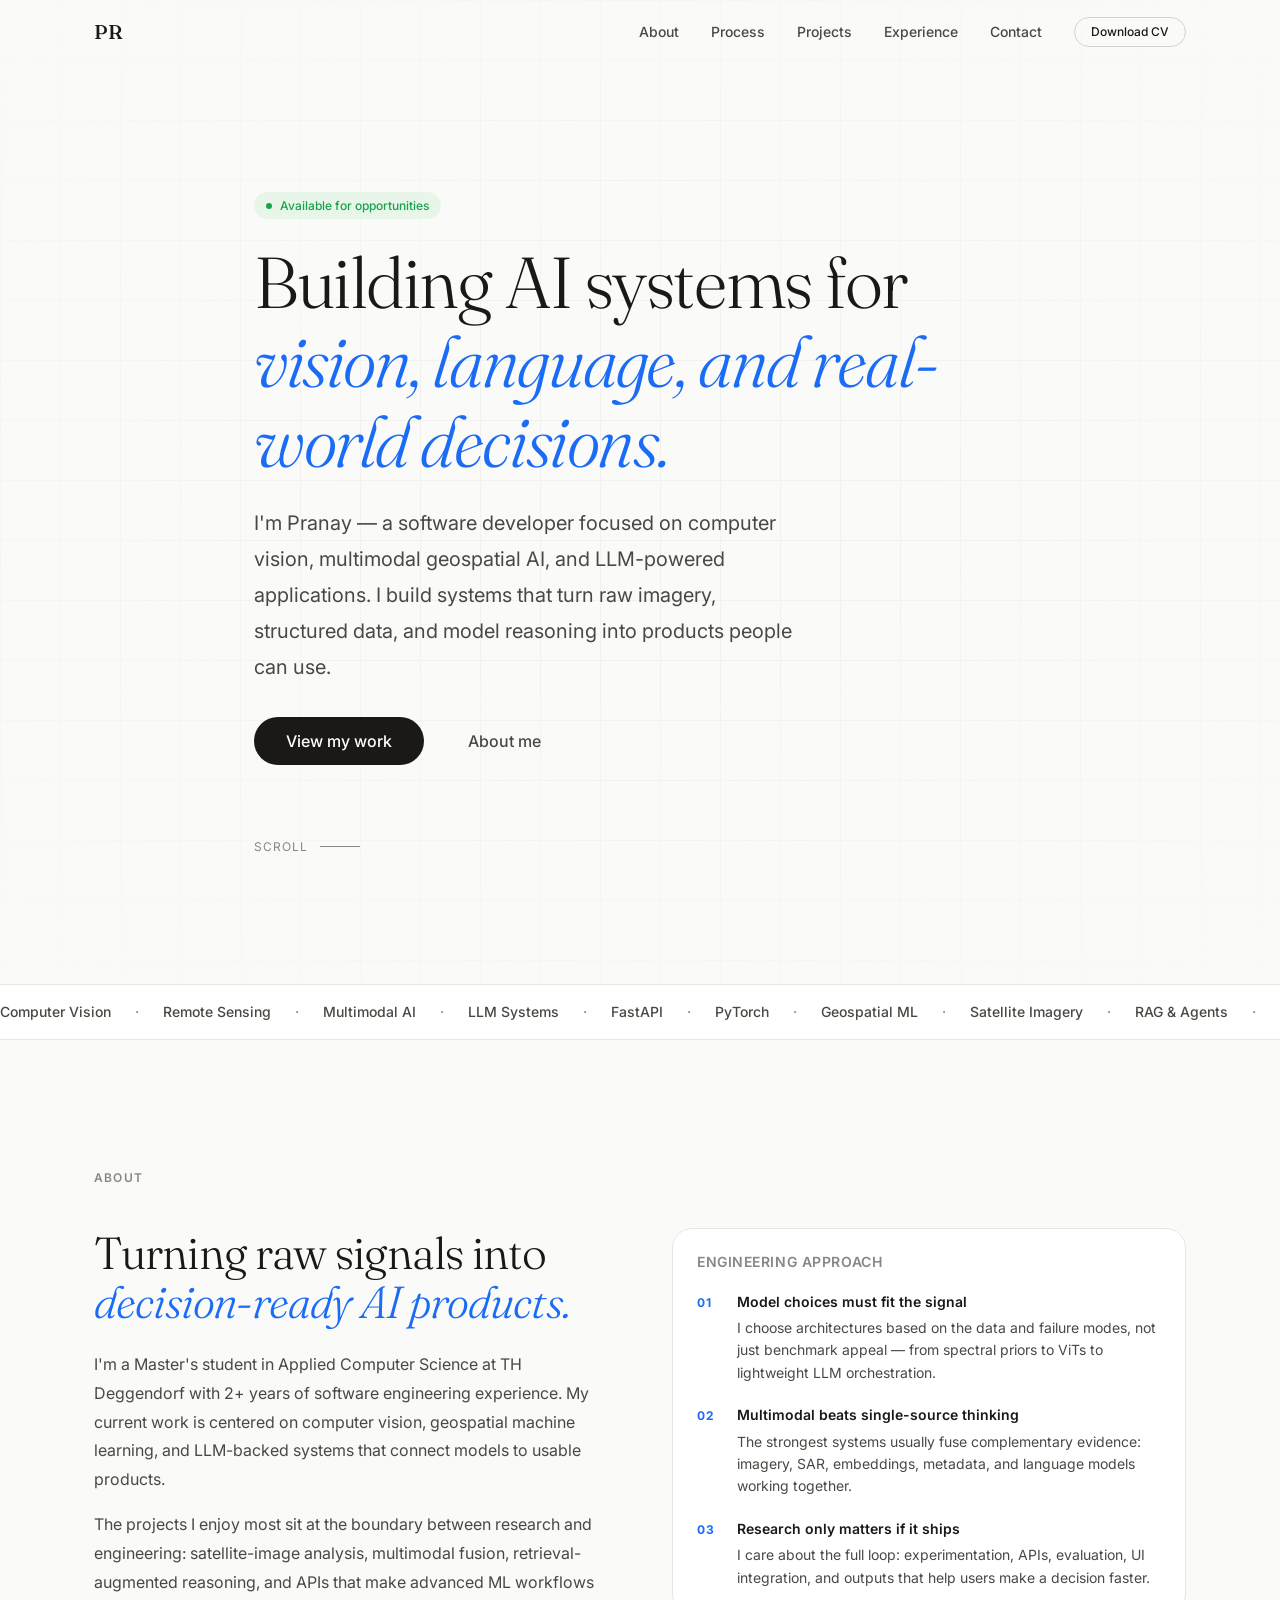
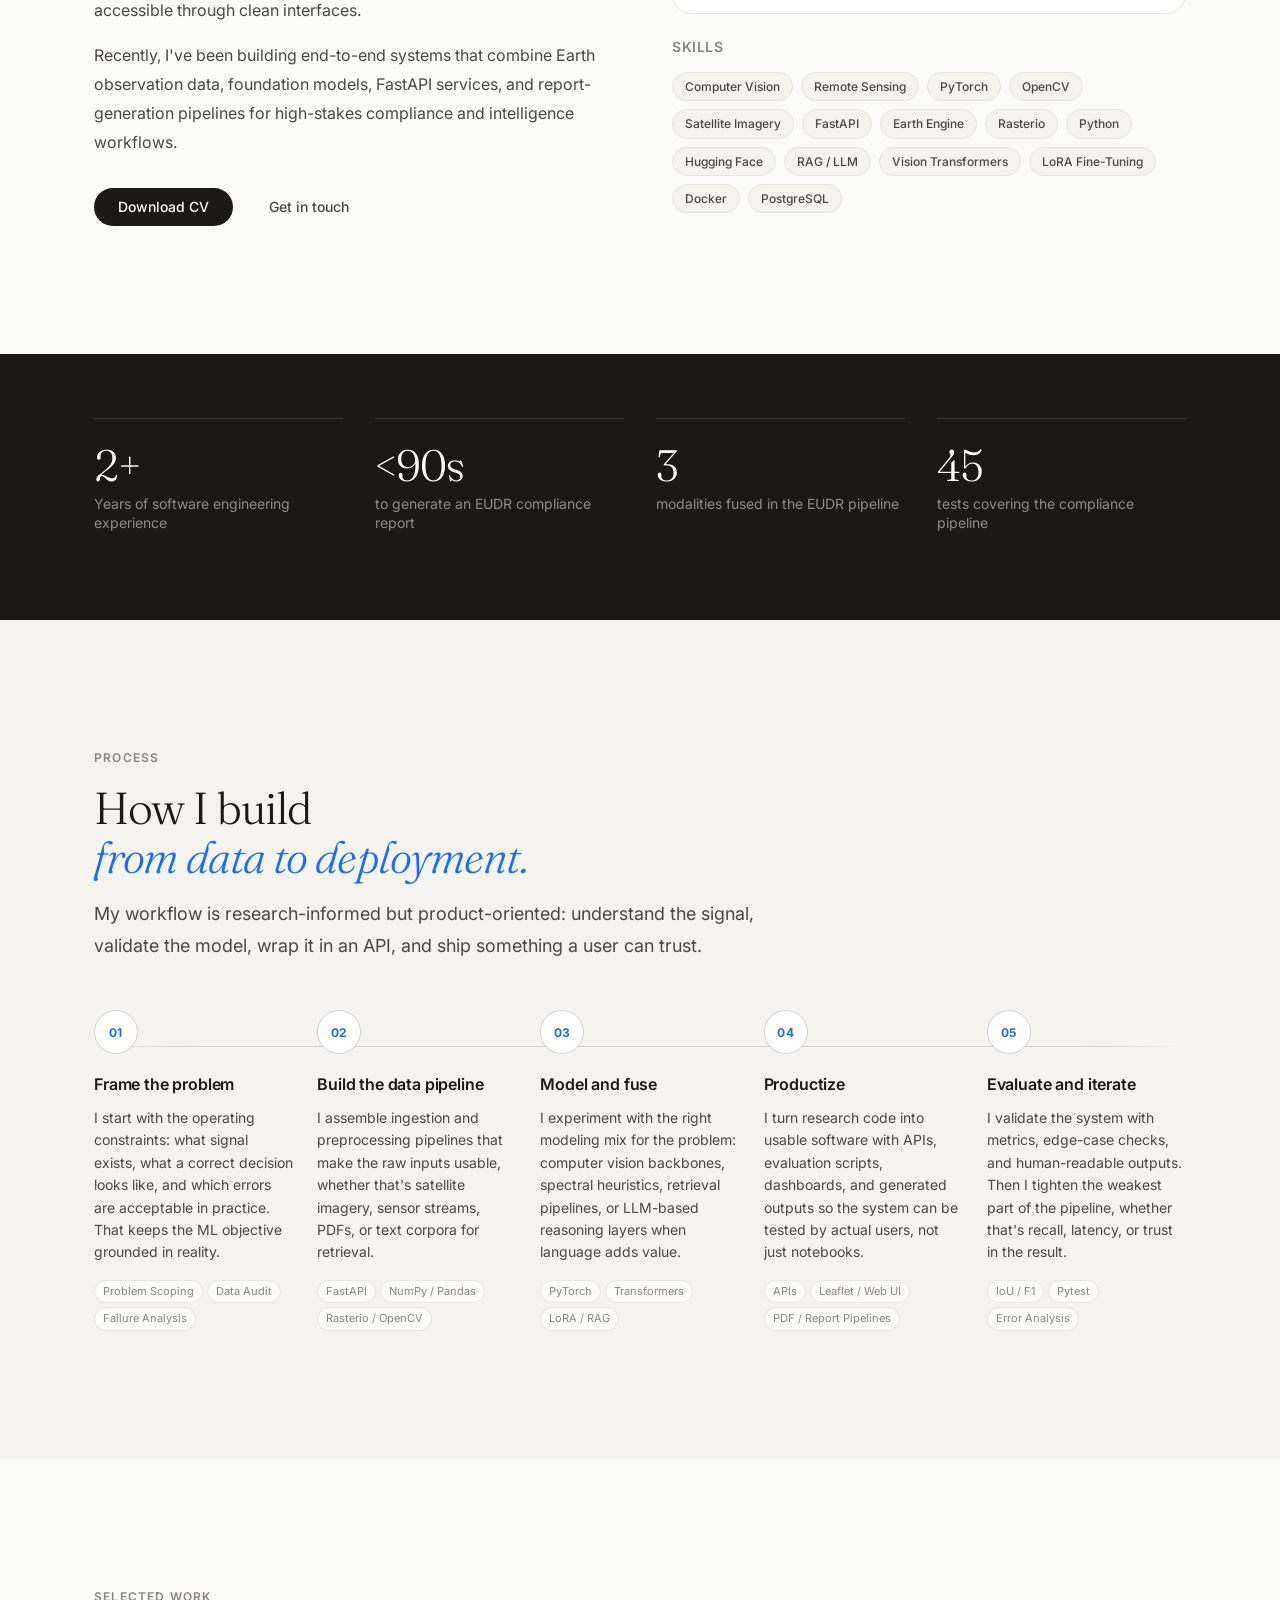
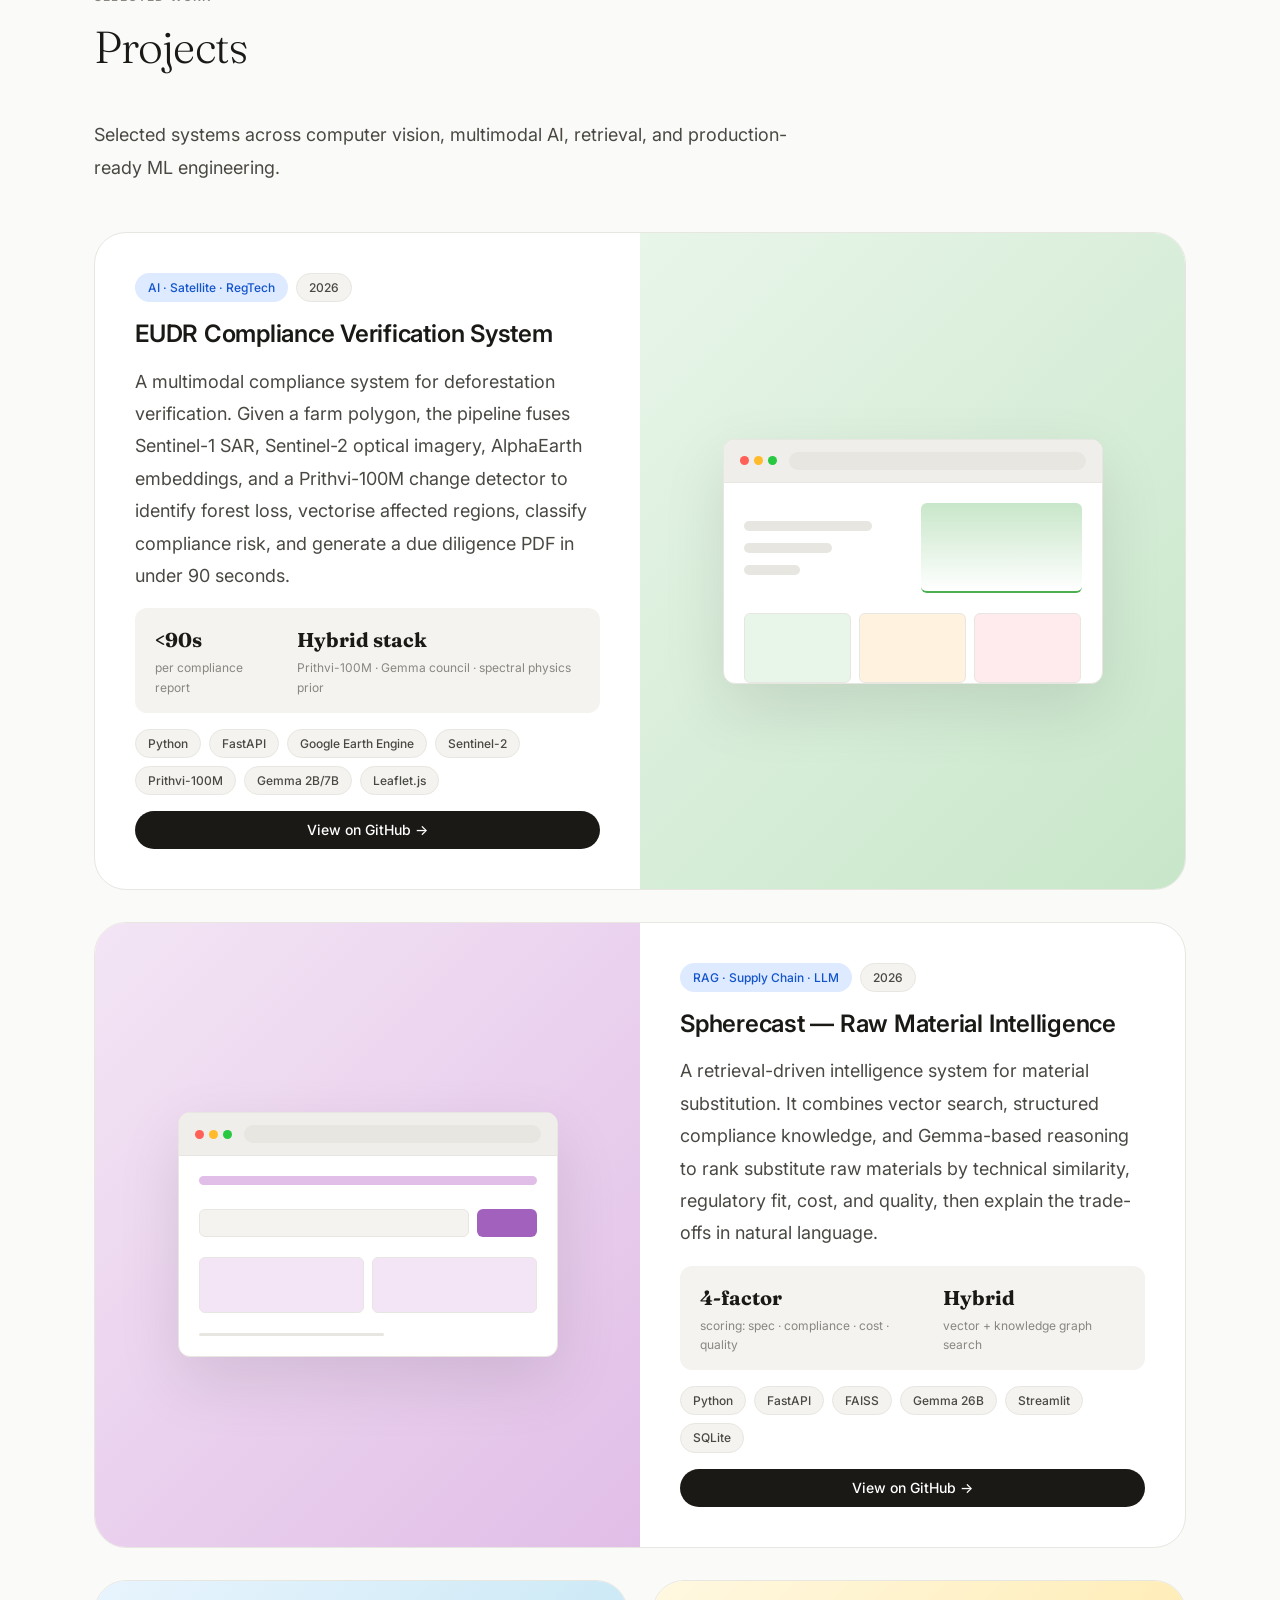
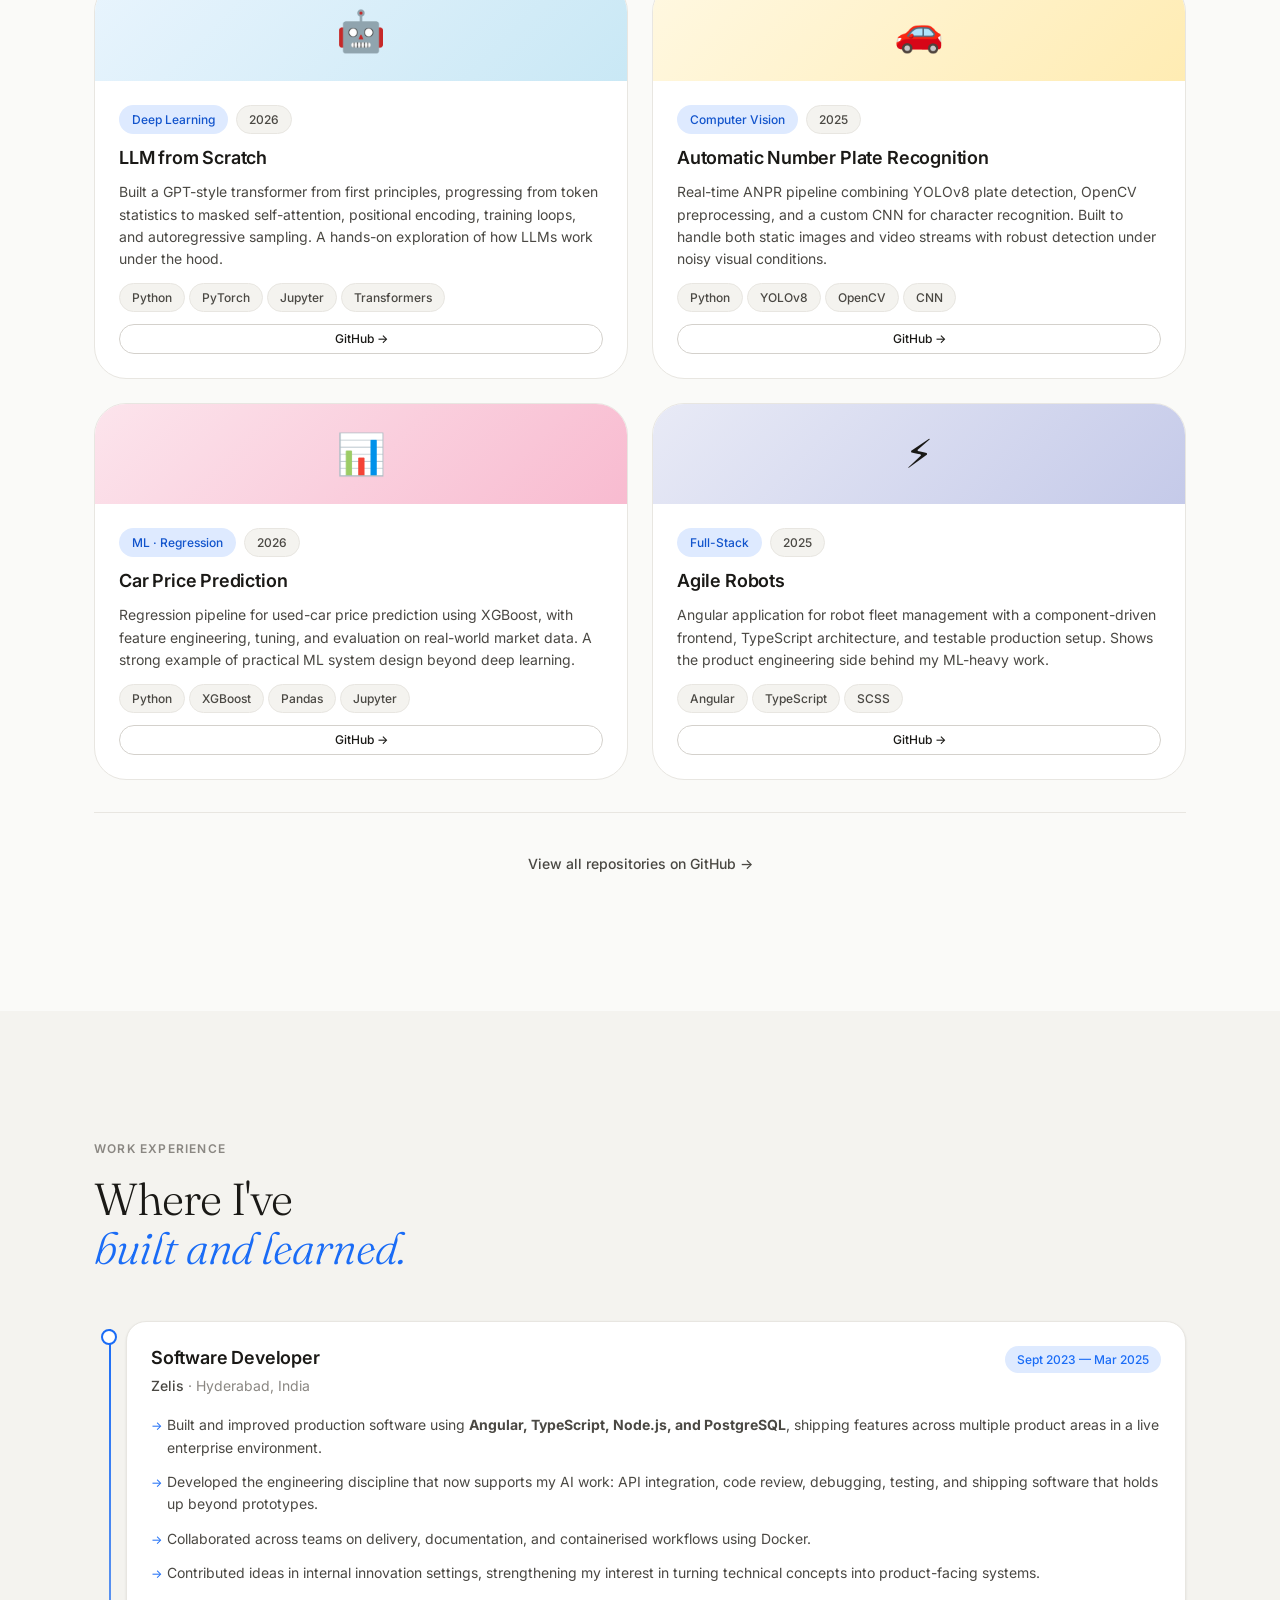
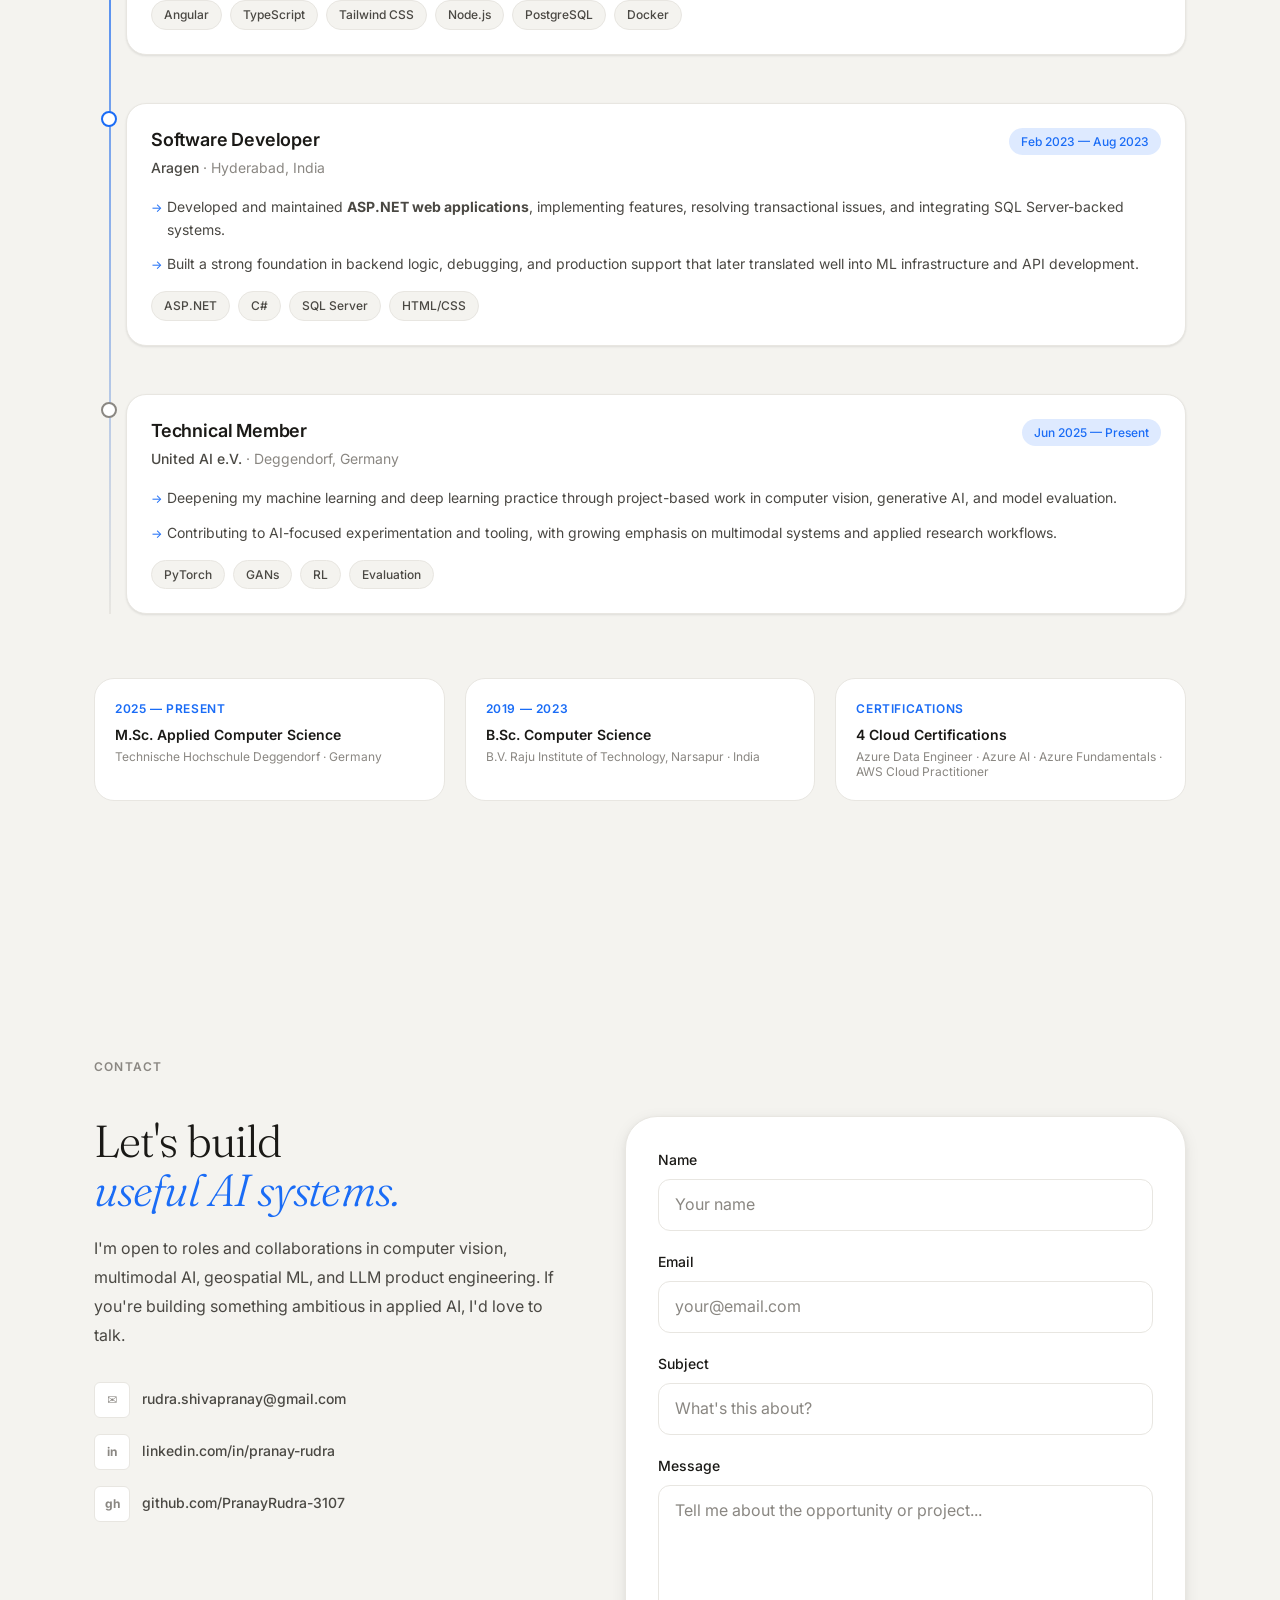
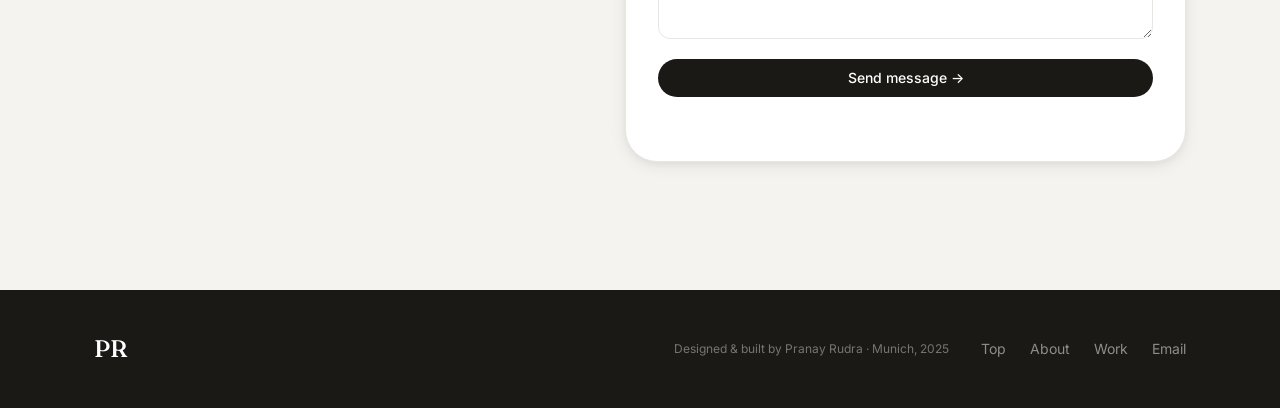
<file: index.html>
<!DOCTYPE html>
<html lang="en">
<head>
  <meta charset="UTF-8" />
  <meta name="viewport" content="width=device-width, initial-scale=1.0" />
  <title>Pranay Rudra — Computer Vision & LLM Engineer</title>
  <meta name="description" content="Portfolio of Pranay Rudra — software developer focused on computer vision, geospatial AI, multimodal ML, and LLM-powered systems." />
  <link rel="preconnect" href="https://fonts.googleapis.com" />
  <link rel="preconnect" href="https://fonts.gstatic.com" crossorigin />
  <link href="https://fonts.googleapis.com/css2?family=Inter:wght@300;400;500;600;700&family=Fraunces:ital,wght@0,300;0,500;1,300&display=swap" rel="stylesheet" />
  <link rel="stylesheet" href="css/design-system.css" />
  <link rel="stylesheet" href="css/styles.css" />
</head>
<body>

  <!-- ═══════════════════════════════════════ NAV ══ -->
  <header class="nav" id="nav">
    <div class="nav__inner container">
      <a href="#hero" class="nav__logo" aria-label="Home">PR</a>
      <nav class="nav__links" aria-label="Primary navigation">
        <a href="#about">About</a>
        <a href="#process">Process</a>
        <a href="#projects">Projects</a>
        <a href="#experience">Experience</a>
        <a href="#contact">Contact</a>
      </nav>
      <a href="assets/Shiva_Pranay_Rudra_Resume.pdf" download class="btn btn--outline btn--sm">Download CV</a>
      <button class="nav__burger" aria-label="Toggle menu" aria-expanded="false">
        <span></span><span></span><span></span>
      </button>
    </div>
    <div class="nav__mobile" id="navMobile" aria-hidden="true">
      <a href="#about">About</a>
      <a href="#process">Process</a>
      <a href="#projects">Projects</a>
      <a href="#experience">Experience</a>
      <a href="#contact">Contact</a>
      <a href="assets/Shiva_Pranay_Rudra_Resume.pdf" download class="btn btn--outline btn--sm">Download CV</a>
    </div>
  </header>

  <main>

    <!-- ══════════════════════════════════════ HERO ══ -->
    <section class="hero" id="hero">
      <div class="hero__bg-grid" aria-hidden="true"></div>
      <div class="container hero__inner">
        <div class="hero__eyebrow fade-up">
          <span class="badge">Available for opportunities</span>
        </div>
        <h1 class="hero__headline fade-up">
          Building AI systems for<br />
          <em>vision, language, and real-world decisions.</em>
        </h1>
        <p class="hero__sub fade-up">
          I'm Pranay — a software developer focused on computer vision, multimodal geospatial AI,
          and LLM-powered applications. I build systems that turn raw imagery, structured data,
          and model reasoning into products people can use.
        </p>
        <div class="hero__cta fade-up">
          <a href="#projects" class="btn btn--primary btn--lg">View my work</a>
          <a href="#about" class="btn btn--ghost btn--lg">About me</a>
        </div>
        <div class="hero__scroll-hint fade-up" aria-hidden="true">
          <span>Scroll</span>
          <div class="hero__scroll-line"></div>
        </div>
      </div>
    </section>

    <!-- ═══════════════════════════════════ MARQUEE ══ -->
    <div class="marquee" aria-hidden="true">
      <div class="marquee__track">
        <span>Computer Vision</span><span>·</span>
        <span>Remote Sensing</span><span>·</span>
        <span>Multimodal AI</span><span>·</span>
        <span>LLM Systems</span><span>·</span>
        <span>FastAPI</span><span>·</span>
        <span>PyTorch</span><span>·</span>
        <span>Geospatial ML</span><span>·</span>
        <span>Satellite Imagery</span><span>·</span>
        <span>RAG & Agents</span><span>·</span>
        <span>Computer Vision</span><span>·</span>
        <span>Remote Sensing</span><span>·</span>
        <span>Multimodal AI</span><span>·</span>
        <span>LLM Systems</span><span>·</span>
        <span>FastAPI</span><span>·</span>
        <span>PyTorch</span><span>·</span>
        <span>Geospatial ML</span><span>·</span>
        <span>Satellite Imagery</span><span>·</span>
        <span>RAG & Agents</span><span>·</span>
      </div>
    </div>

    <!-- ═══════════════════════════════════ ABOUT ══ -->
    <section class="about section" id="about">
      <div class="container">
        <div class="section-label fade-up">About</div>
        <div class="about__grid">
          <div class="about__text fade-up">
            <h2 class="h2">Turning raw signals into<br /><em>decision-ready AI products.</em></h2>
            <p>I'm a Master's student in Applied Computer Science at TH Deggendorf with 2+ years of software engineering experience. My current work is centered on computer vision, geospatial machine learning, and LLM-backed systems that connect models to usable products.</p>
            <p>The projects I enjoy most sit at the boundary between research and engineering: satellite-image analysis, multimodal fusion, retrieval-augmented reasoning, and APIs that make advanced ML workflows accessible through clean interfaces.</p>
            <p>Recently, I've been building end-to-end systems that combine Earth observation data, foundation models, FastAPI services, and report-generation pipelines for high-stakes compliance and intelligence workflows.</p>
            <div class="about__actions">
              <a href="assets/Shiva_Pranay_Rudra_Resume.pdf" download class="btn btn--primary">Download CV</a>
              <a href="#contact" class="btn btn--ghost">Get in touch</a>
            </div>
          </div>
          <div class="about__right fade-up">
            <div class="about__philosophy">
              <h3 class="h5">Engineering Approach</h3>
              <ul class="philosophy-list">
                <li>
                  <span class="philosophy-icon">01</span>
                  <div>
                    <strong>Model choices must fit the signal</strong>
                    <p>I choose architectures based on the data and failure modes, not just benchmark appeal — from spectral priors to ViTs to lightweight LLM orchestration.</p>
                  </div>
                </li>
                <li>
                  <span class="philosophy-icon">02</span>
                  <div>
                    <strong>Multimodal beats single-source thinking</strong>
                    <p>The strongest systems usually fuse complementary evidence: imagery, SAR, embeddings, metadata, and language models working together.</p>
                  </div>
                </li>
                <li>
                  <span class="philosophy-icon">03</span>
                  <div>
                    <strong>Research only matters if it ships</strong>
                    <p>I care about the full loop: experimentation, APIs, evaluation, UI integration, and outputs that help users make a decision faster.</p>
                  </div>
                </li>
              </ul>
            </div>
            <div class="skills-grid">
              <h3 class="h5">Skills</h3>
              <div class="skills-tags">
                <span class="tag">Computer Vision</span>
                <span class="tag">Remote Sensing</span>
                <span class="tag">PyTorch</span>
                <span class="tag">OpenCV</span>
                <span class="tag">Satellite Imagery</span>
                <span class="tag">FastAPI</span>
                <span class="tag">Earth Engine</span>
                <span class="tag">Rasterio</span>
                <span class="tag">Python</span>
                <span class="tag">Hugging Face</span>
                <span class="tag">RAG / LLM</span>
                <span class="tag">Vision Transformers</span>
                <span class="tag">LoRA Fine-Tuning</span>
                <span class="tag">Docker</span>
                <span class="tag">PostgreSQL</span>
              </div>
            </div>
          </div>
        </div>
      </div>
    </section>

    <!-- ═══════════════════════════════════ STATS ══ -->
    <section class="stats section--sm" aria-label="Quick facts">
      <div class="container">
        <div class="stats__grid">
          <div class="stat fade-up">
            <span class="stat__num">2+</span>
            <span class="stat__label">Years of software engineering experience</span>
          </div>
          <div class="stat fade-up">
            <span class="stat__num">&lt;90s</span>
            <span class="stat__label">to generate an EUDR compliance report</span>
          </div>
          <div class="stat fade-up">
            <span class="stat__num">3</span>
            <span class="stat__label">modalities fused in the EUDR pipeline</span>
          </div>
          <div class="stat fade-up">
            <span class="stat__num">45</span>
            <span class="stat__label">tests covering the compliance pipeline</span>
          </div>
        </div>
      </div>
    </section>

    <!-- ══════════════════════════════════ PROCESS ══ -->
    <section class="process section" id="process">
      <div class="container">
        <div class="section-label fade-up">Process</div>
        <h2 class="h2 fade-up">How I build<br /><em>from data to deployment.</em></h2>
        <p class="section-sub fade-up">My workflow is research-informed but product-oriented: understand the signal, validate the model, wrap it in an API, and ship something a user can trust.</p>
        <div class="process__steps">
          <div class="process-step fade-up">
            <div class="process-step__num">01</div>
            <div class="process-step__body">
              <h3>Frame the problem</h3>
              <p>I start with the operating constraints: what signal exists, what a correct decision looks like, and which errors are acceptable in practice. That keeps the ML objective grounded in reality.</p>
              <div class="process-step__tools">
                <span>Problem Scoping</span>
                <span>Data Audit</span>
                <span>Failure Analysis</span>
              </div>
            </div>
          </div>
          <div class="process-step fade-up">
            <div class="process-step__num">02</div>
            <div class="process-step__body">
              <h3>Build the data pipeline</h3>
              <p>I assemble ingestion and preprocessing pipelines that make the raw inputs usable, whether that's satellite imagery, sensor streams, PDFs, or text corpora for retrieval.</p>
              <div class="process-step__tools">
                <span>FastAPI</span>
                <span>NumPy / Pandas</span>
                <span>Rasterio / OpenCV</span>
              </div>
            </div>
          </div>
          <div class="process-step fade-up">
            <div class="process-step__num">03</div>
            <div class="process-step__body">
              <h3>Model and fuse</h3>
              <p>I experiment with the right modeling mix for the problem: computer vision backbones, spectral heuristics, retrieval pipelines, or LLM-based reasoning layers when language adds value.</p>
              <div class="process-step__tools">
                <span>PyTorch</span>
                <span>Transformers</span>
                <span>LoRA / RAG</span>
              </div>
            </div>
          </div>
          <div class="process-step fade-up">
            <div class="process-step__num">04</div>
            <div class="process-step__body">
              <h3>Productize</h3>
              <p>I turn research code into usable software with APIs, evaluation scripts, dashboards, and generated outputs so the system can be tested by actual users, not just notebooks.</p>
              <div class="process-step__tools">
                <span>APIs</span>
                <span>Leaflet / Web UI</span>
                <span>PDF / Report Pipelines</span>
              </div>
            </div>
          </div>
          <div class="process-step fade-up">
            <div class="process-step__num">05</div>
            <div class="process-step__body">
              <h3>Evaluate and iterate</h3>
              <p>I validate the system with metrics, edge-case checks, and human-readable outputs. Then I tighten the weakest part of the pipeline, whether that's recall, latency, or trust in the result.</p>
              <div class="process-step__tools">
                <span>IoU / F1</span>
                <span>Pytest</span>
                <span>Error Analysis</span>
              </div>
            </div>
          </div>
        </div>
      </div>
    </section>

    <!-- ═════════════════════════════════ PROJECTS ══ -->
    <section class="projects section" id="projects">
      <div class="container">
        <div class="section-label fade-up">Selected Work</div>
        <h2 class="h2 fade-up">Projects</h2>
        <p class="section-sub fade-up">Selected systems across computer vision, multimodal AI, retrieval, and production-ready ML engineering.</p>

        <!-- Featured Project 1: EUDR -->
        <article class="case-card case-card--featured fade-up">
          <div class="case-card__visual" style="background: linear-gradient(135deg, #e8f5e9 0%, #c8e6c9 100%);">
            <div class="case-card__mockup" aria-hidden="true">
              <div class="browser-chrome">
                <div class="browser-dots"><span></span><span></span><span></span></div>
                <div class="browser-bar"></div>
              </div>
              <div class="browser-body">
                <div class="mock-content mock-content--full">
                  <div class="mock-split">
                    <div class="mock-split__left">
                      <div class="mock-line mock-line--wide"></div>
                      <div class="mock-line mock-line--med"></div>
                      <div class="mock-line mock-line--short"></div>
                    </div>
                    <div class="mock-split__right">
                      <div class="mock-chart" style="background: linear-gradient(180deg,#c8e6c9,transparent); border-color: #4caf50;"></div>
                    </div>
                  </div>
                  <div class="mock-cards" style="margin-top: 8px;">
                    <div class="mock-card" style="background:#e8f5e9;"></div>
                    <div class="mock-card" style="background:#fff3e0;"></div>
                    <div class="mock-card" style="background:#ffebee;"></div>
                  </div>
                </div>
              </div>
            </div>
          </div>
          <div class="case-card__body">
            <div class="case-card__meta">
              <span class="tag tag--accent">AI · Satellite · RegTech</span>
              <span class="tag">2026</span>
            </div>
            <h3 class="h3">EUDR Compliance Verification System</h3>
            <p class="case-card__desc">A multimodal compliance system for deforestation verification. Given a farm polygon, the pipeline fuses Sentinel-1 SAR, Sentinel-2 optical imagery, AlphaEarth embeddings, and a Prithvi-100M change detector to identify forest loss, vectorise affected regions, classify compliance risk, and generate a due diligence PDF in under 90 seconds.</p>
            <div class="case-card__impact">
              <div class="impact-stat"><strong>&lt;90s</strong><span>per compliance report</span></div>
              <div class="impact-stat"><strong>Hybrid stack</strong><span>Prithvi-100M · Gemma council · spectral physics prior</span></div>
            </div>
            <div class="case-card__tags">
              <span class="tag">Python</span>
              <span class="tag">FastAPI</span>
              <span class="tag">Google Earth Engine</span>
              <span class="tag">Sentinel-2</span>
              <span class="tag">Prithvi-100M</span>
              <span class="tag">Gemma 2B/7B</span>
              <span class="tag">Leaflet.js</span>
            </div>
            <a href="https://github.com/PranayRudra-3107/eudr_compliance" target="_blank" rel="noopener noreferrer" class="btn btn--primary">View on GitHub →</a>
          </div>
        </article>

        <!-- Featured Project 2: Spherecast -->
        <article class="case-card case-card--featured fade-up">
          <div class="case-card__visual" style="background: linear-gradient(135deg, #f3e5f5 0%, #e1bee7 100%);">
            <div class="case-card__mockup" aria-hidden="true">
              <div class="browser-chrome">
                <div class="browser-dots"><span></span><span></span><span></span></div>
                <div class="browser-bar"></div>
              </div>
              <div class="browser-body">
                <div class="mock-content mock-content--full">
                  <div class="mock-nav-bar" style="background:#e1bee7;"></div>
                  <div class="mock-input-row">
                    <div class="mock-input"></div>
                    <div class="mock-btn-sm" style="background:#7b1fa2;"></div>
                  </div>
                  <div class="mock-cards" style="margin-top:8px;">
                    <div class="mock-card" style="height:56px; background:#f3e5f5;"></div>
                    <div class="mock-card" style="height:56px; background:#f3e5f5;"></div>
                  </div>
                  <div class="mock-line mock-line--med" style="margin-top:8px;"></div>
                </div>
              </div>
            </div>
          </div>
          <div class="case-card__body">
            <div class="case-card__meta">
              <span class="tag tag--accent">RAG · Supply Chain · LLM</span>
              <span class="tag">2026</span>
            </div>
            <h3 class="h3">Spherecast — Raw Material Intelligence</h3>
            <p class="case-card__desc">A retrieval-driven intelligence system for material substitution. It combines vector search, structured compliance knowledge, and Gemma-based reasoning to rank substitute raw materials by technical similarity, regulatory fit, cost, and quality, then explain the trade-offs in natural language.</p>
            <div class="case-card__impact">
              <div class="impact-stat"><strong>4-factor</strong><span>scoring: spec · compliance · cost · quality</span></div>
              <div class="impact-stat"><strong>Hybrid</strong><span>vector + knowledge graph search</span></div>
            </div>
            <div class="case-card__tags">
              <span class="tag">Python</span>
              <span class="tag">FastAPI</span>
              <span class="tag">FAISS</span>
              <span class="tag">Gemma 26B</span>
              <span class="tag">Streamlit</span>
              <span class="tag">SQLite</span>
            </div>
            <a href="https://github.com/PranayRudra-3107/Spherecast" target="_blank" rel="noopener noreferrer" class="btn btn--primary">View on GitHub →</a>
          </div>
        </article>

        <!-- Project grid: smaller cards -->
        <div class="proj-grid">

          <article class="proj-card fade-up">
            <div class="proj-card__header" style="background: linear-gradient(135deg,#e8f4fd,#c9e8f5);">
              <span class="proj-card__icon">🤖</span>
            </div>
            <div class="proj-card__body">
              <div class="proj-card__meta">
                <span class="tag tag--accent">Deep Learning</span>
                <span class="tag">2026</span>
              </div>
              <h3>LLM from Scratch</h3>
              <p>Built a GPT-style transformer from first principles, progressing from token statistics to masked self-attention, positional encoding, training loops, and autoregressive sampling. A hands-on exploration of how LLMs work under the hood.</p>
              <div class="proj-card__tags">
                <span class="tag">Python</span>
                <span class="tag">PyTorch</span>
                <span class="tag">Jupyter</span>
                <span class="tag">Transformers</span>
              </div>
              <a href="https://github.com/PranayRudra-3107/LLM-from-Scratch" target="_blank" rel="noopener noreferrer" class="btn btn--outline btn--sm">GitHub →</a>
            </div>
          </article>

          <article class="proj-card fade-up">
            <div class="proj-card__header" style="background: linear-gradient(135deg,#fff8e1,#ffecb3);">
              <span class="proj-card__icon">🚗</span>
            </div>
            <div class="proj-card__body">
              <div class="proj-card__meta">
                <span class="tag tag--accent">Computer Vision</span>
                <span class="tag">2025</span>
              </div>
              <h3>Automatic Number Plate Recognition</h3>
              <p>Real-time ANPR pipeline combining YOLOv8 plate detection, OpenCV preprocessing, and a custom CNN for character recognition. Built to handle both static images and video streams with robust detection under noisy visual conditions.</p>
              <div class="proj-card__tags">
                <span class="tag">Python</span>
                <span class="tag">YOLOv8</span>
                <span class="tag">OpenCV</span>
                <span class="tag">CNN</span>
              </div>
              <a href="https://github.com/PranayRudra-3107/Automatic-Number-Plate-Recognition" target="_blank" rel="noopener noreferrer" class="btn btn--outline btn--sm">GitHub →</a>
            </div>
          </article>

          <article class="proj-card fade-up">
            <div class="proj-card__header" style="background: linear-gradient(135deg,#fce4ec,#f8bbd0);">
              <span class="proj-card__icon">📊</span>
            </div>
            <div class="proj-card__body">
              <div class="proj-card__meta">
                <span class="tag tag--accent">ML · Regression</span>
                <span class="tag">2026</span>
              </div>
              <h3>Car Price Prediction</h3>
              <p>Regression pipeline for used-car price prediction using XGBoost, with feature engineering, tuning, and evaluation on real-world market data. A strong example of practical ML system design beyond deep learning.</p>
              <div class="proj-card__tags">
                <span class="tag">Python</span>
                <span class="tag">XGBoost</span>
                <span class="tag">Pandas</span>
                <span class="tag">Jupyter</span>
              </div>
              <a href="https://github.com/PranayRudra-3107/Car-Price-Prediction" target="_blank" rel="noopener noreferrer" class="btn btn--outline btn--sm">GitHub →</a>
            </div>
          </article>

          <article class="proj-card fade-up">
            <div class="proj-card__header" style="background: linear-gradient(135deg,#e8eaf6,#c5cae9);">
              <span class="proj-card__icon">⚡</span>
            </div>
            <div class="proj-card__body">
              <div class="proj-card__meta">
                <span class="tag tag--accent">Full-Stack</span>
                <span class="tag">2025</span>
              </div>
              <h3>Agile Robots</h3>
              <p>Angular application for robot fleet management with a component-driven frontend, TypeScript architecture, and testable production setup. Shows the product engineering side behind my ML-heavy work.</p>
              <div class="proj-card__tags">
                <span class="tag">Angular</span>
                <span class="tag">TypeScript</span>
                <span class="tag">SCSS</span>
              </div>
              <a href="https://github.com/PranayRudra-3107/Agile-Robots" target="_blank" rel="noopener noreferrer" class="btn btn--outline btn--sm">GitHub →</a>
            </div>
          </article>

        </div>

        <div class="projects__footer fade-up">
          <a href="https://github.com/PranayRudra-3107" target="_blank" rel="noopener noreferrer" class="btn btn--ghost">View all repositories on GitHub →</a>
        </div>

      </div>
    </section>

    <!-- ════════════════════════════ WORK EXPERIENCE ══ -->
    <section class="experience section" id="experience">
      <div class="container">
        <div class="section-label fade-up">Work Experience</div>
        <h2 class="h2 fade-up">Where I've<br /><em>built and learned.</em></h2>

        <div class="timeline">

          <article class="timeline-item fade-up">
            <div class="timeline-item__marker"></div>
            <div class="timeline-item__content">
              <div class="timeline-item__header">
                <div>
                  <h3 class="timeline-item__role">Software Developer</h3>
                  <p class="timeline-item__company">Zelis <span class="timeline-item__location">· Hyderabad, India</span></p>
                </div>
                <span class="timeline-item__period">Sept 2023 — Mar 2025</span>
              </div>
              <ul class="timeline-item__bullets">
                <li>Built and improved production software using <strong>Angular, TypeScript, Node.js, and PostgreSQL</strong>, shipping features across multiple product areas in a live enterprise environment.</li>
                <li>Developed the engineering discipline that now supports my AI work: API integration, code review, debugging, testing, and shipping software that holds up beyond prototypes.</li>
                <li>Collaborated across teams on delivery, documentation, and containerised workflows using Docker.</li>
                <li>Contributed ideas in internal innovation settings, strengthening my interest in turning technical concepts into product-facing systems.</li>
              </ul>
              <div class="timeline-item__stack">
                <span class="tag">Angular</span>
                <span class="tag">TypeScript</span>
                <span class="tag">Tailwind CSS</span>
                <span class="tag">Node.js</span>
                <span class="tag">PostgreSQL</span>
                <span class="tag">Docker</span>
              </div>
            </div>
          </article>

          <article class="timeline-item fade-up">
            <div class="timeline-item__marker"></div>
            <div class="timeline-item__content">
              <div class="timeline-item__header">
                <div>
                  <h3 class="timeline-item__role">Software Developer</h3>
                  <p class="timeline-item__company">Aragen <span class="timeline-item__location">· Hyderabad, India</span></p>
                </div>
                <span class="timeline-item__period">Feb 2023 — Aug 2023</span>
              </div>
              <ul class="timeline-item__bullets">
                <li>Developed and maintained <strong>ASP.NET web applications</strong>, implementing features, resolving transactional issues, and integrating SQL Server-backed systems.</li>
                <li>Built a strong foundation in backend logic, debugging, and production support that later translated well into ML infrastructure and API development.</li>
              </ul>
              <div class="timeline-item__stack">
                <span class="tag">ASP.NET</span>
                <span class="tag">C#</span>
                <span class="tag">SQL Server</span>
                <span class="tag">HTML/CSS</span>
              </div>
            </div>
          </article>

          <article class="timeline-item fade-up">
            <div class="timeline-item__marker timeline-item__marker--org"></div>
            <div class="timeline-item__content">
              <div class="timeline-item__header">
                <div>
                  <h3 class="timeline-item__role">Technical Member</h3>
                  <p class="timeline-item__company">United AI e.V. <span class="timeline-item__location">· Deggendorf, Germany</span></p>
                </div>
                <span class="timeline-item__period">Jun 2025 — Present</span>
              </div>
              <ul class="timeline-item__bullets">
                <li>Deepening my machine learning and deep learning practice through project-based work in computer vision, generative AI, and model evaluation.</li>
                <li>Contributing to AI-focused experimentation and tooling, with growing emphasis on multimodal systems and applied research workflows.</li>
              </ul>
              <div class="timeline-item__stack">
                <span class="tag">PyTorch</span>
                <span class="tag">GANs</span>
                <span class="tag">RL</span>
                <span class="tag">Evaluation</span>
              </div>
            </div>
          </article>

        </div>

        <!-- Education row -->
        <div class="education-row fade-up">
          <div class="education-card">
            <span class="education-card__year">2025 — Present</span>
            <h4>M.Sc. Applied Computer Science</h4>
            <p>Technische Hochschule Deggendorf · Germany</p>
          </div>
          <div class="education-card">
            <span class="education-card__year">2019 — 2023</span>
            <h4>B.Sc. Computer Science</h4>
            <p>B.V. Raju Institute of Technology, Narsapur · India</p>
          </div>
          <div class="education-card">
            <span class="education-card__year">Certifications</span>
            <h4>4 Cloud Certifications</h4>
            <p>Azure Data Engineer · Azure AI · Azure Fundamentals · AWS Cloud Practitioner</p>
          </div>
        </div>

      </div>
    </section>

    <!-- ══════════════════════════════════ CONTACT ══ -->
    <section class="contact section" id="contact">
      <div class="container">
        <div class="section-label fade-up">Contact</div>
        <div class="contact__grid">
          <div class="contact__left fade-up">
            <h2 class="h2">Let's build<br /><em>useful AI systems.</em></h2>
            <p>I'm open to roles and collaborations in computer vision, multimodal AI, geospatial ML, and LLM product engineering. If you're building something ambitious in applied AI, I'd love to talk.</p>
            <div class="contact__links">
              <a href="mailto:rudra.shivapranay@gmail.com" class="contact-link">
                <span class="contact-link__icon">✉</span>
                <span>rudra.shivapranay@gmail.com</span>
              </a>
              <a href="https://www.linkedin.com/in/pranay-rudra" target="_blank" rel="noopener noreferrer" class="contact-link">
                <span class="contact-link__icon">in</span>
                <span>linkedin.com/in/pranay-rudra</span>
              </a>
              <a href="https://github.com/PranayRudra-3107" target="_blank" rel="noopener noreferrer" class="contact-link">
                <span class="contact-link__icon">gh</span>
                <span>github.com/PranayRudra-3107</span>
              </a>
            </div>
          </div>
          <div class="contact__right fade-up">
            <form class="contact-form" id="contactForm" novalidate>
              <div class="form-group">
                <label for="name">Name</label>
                <input type="text" id="name" name="name" placeholder="Your name" autocomplete="name" required />
              </div>
              <div class="form-group">
                <label for="email">Email</label>
                <input type="email" id="email" name="email" placeholder="your@email.com" autocomplete="email" required />
              </div>
              <div class="form-group">
                <label for="subject">Subject</label>
                <input type="text" id="subject" name="subject" placeholder="What's this about?" required />
              </div>
              <div class="form-group">
                <label for="message">Message</label>
                <textarea id="message" name="message" rows="5" placeholder="Tell me about the opportunity or project..." required></textarea>
              </div>
              <button type="submit" class="btn btn--primary btn--full">Send message →</button>
              <p class="form-note" id="formStatus" aria-live="polite"></p>
            </form>
          </div>
        </div>
      </div>
    </section>

  </main>

  <!-- ════════════════════════════════════ FOOTER ══ -->
  <footer class="footer">
    <div class="container footer__inner">
      <span class="footer__logo">PR</span>
      <p class="footer__copy">Designed &amp; built by Pranay Rudra · Munich, 2025</p>
      <nav class="footer__nav" aria-label="Footer navigation">
        <a href="#hero">Top</a>
        <a href="#about">About</a>
        <a href="#projects">Work</a>
        <a href="mailto:rudra.shivapranay@gmail.com">Email</a>
      </nav>
    </div>
  </footer>

  <script src="js/main.js"></script>
</body>
</html>
</file>
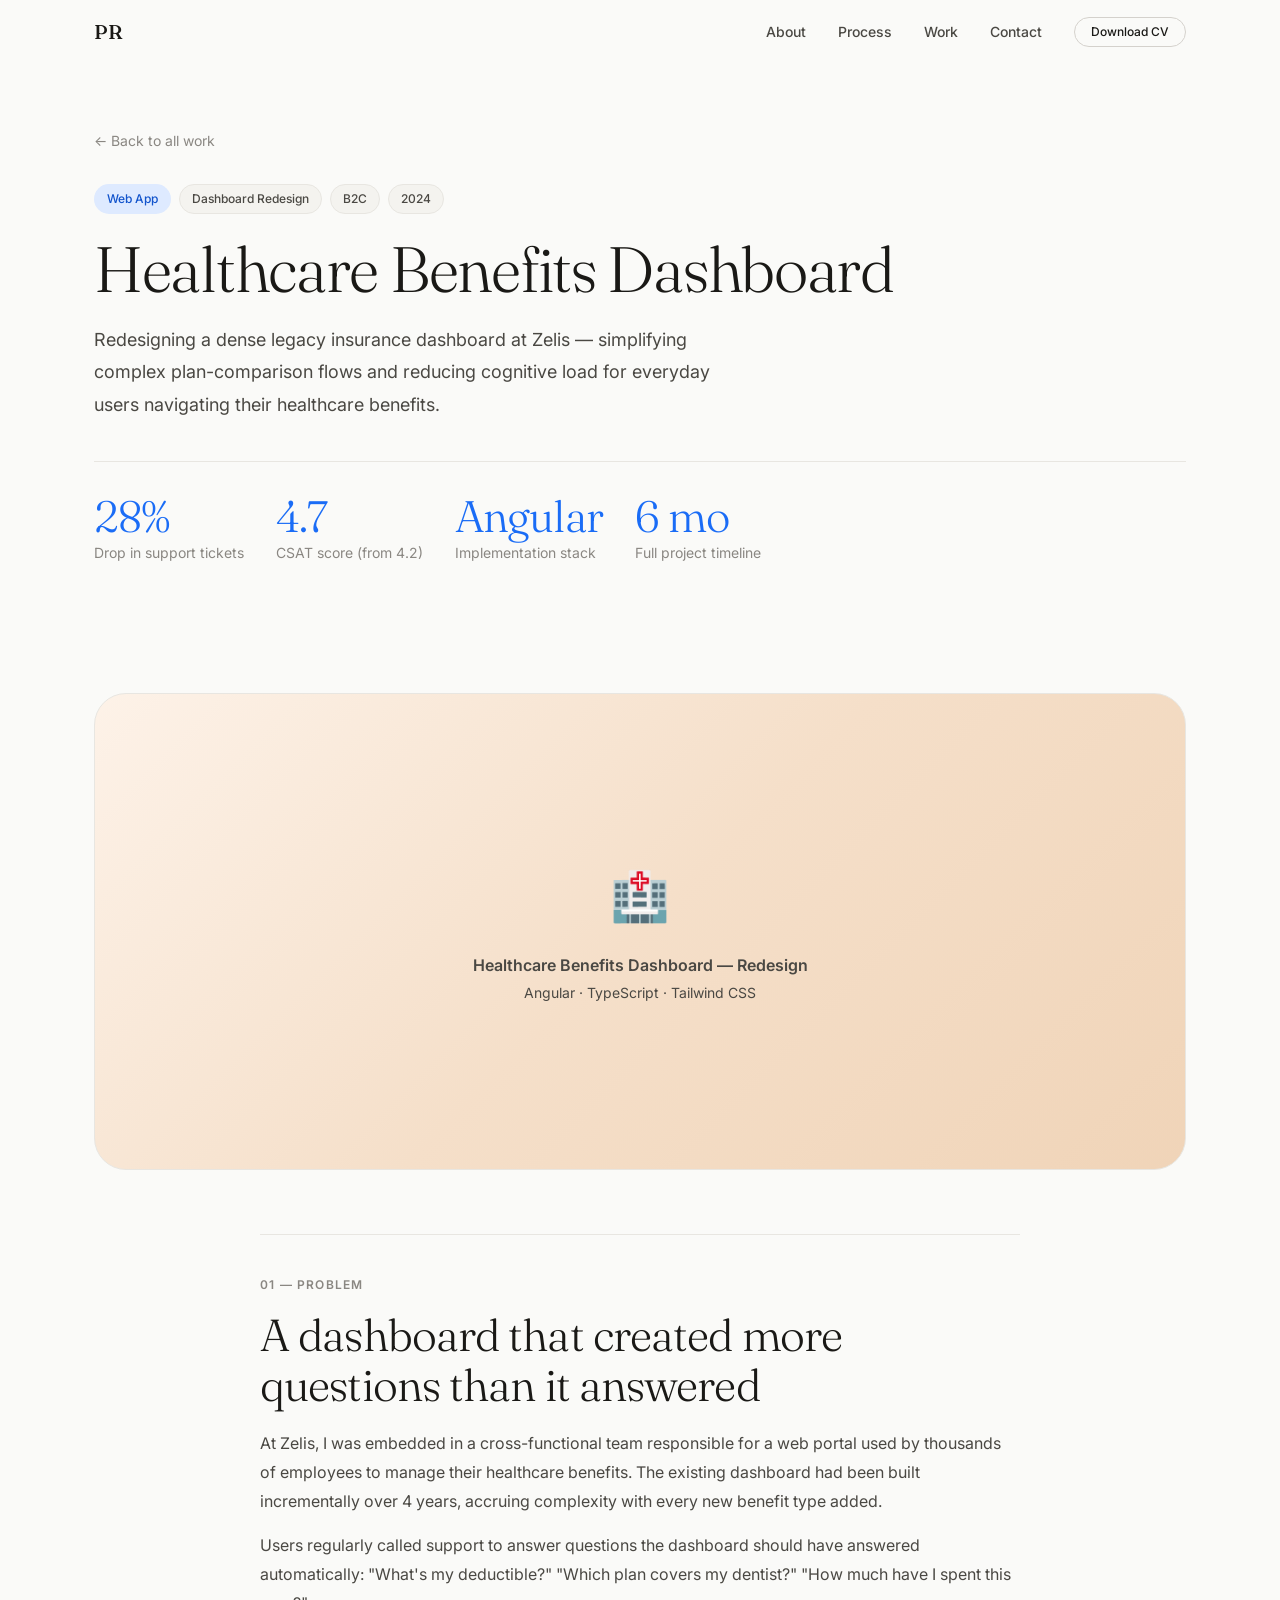
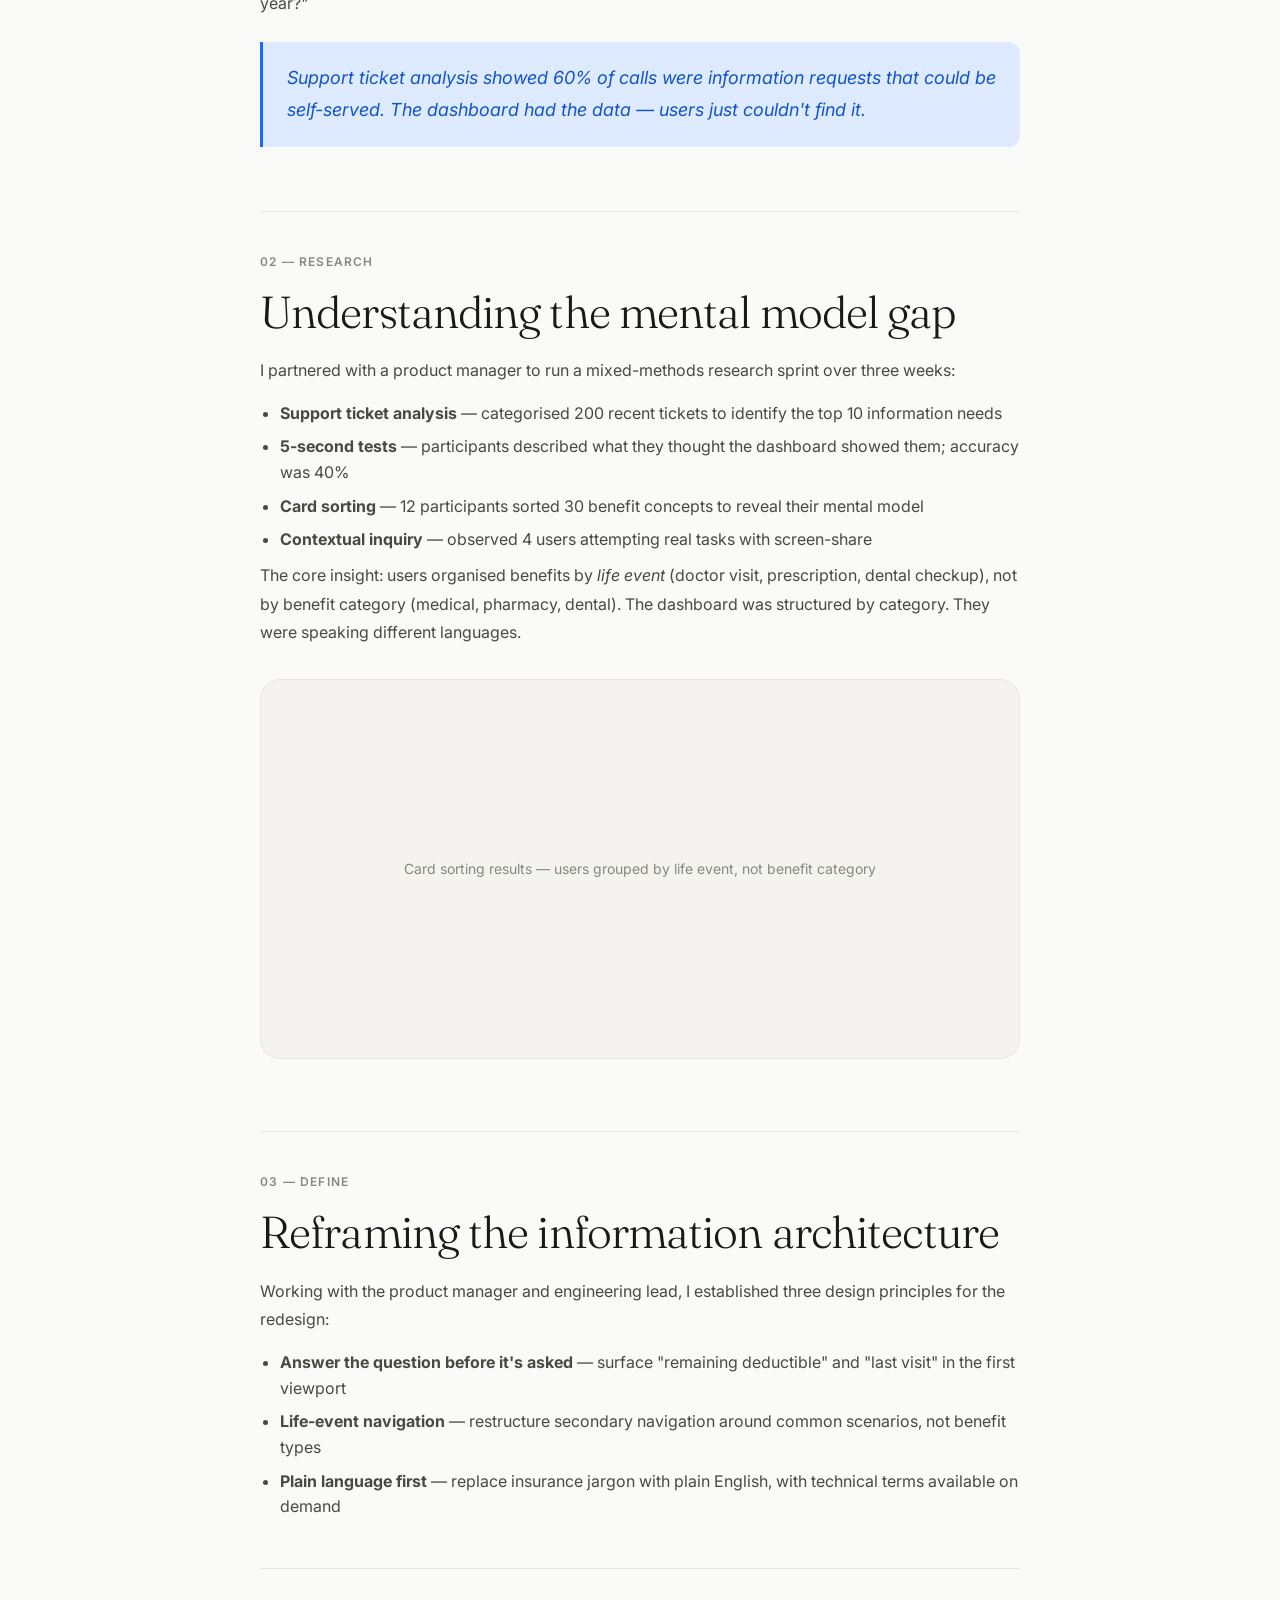
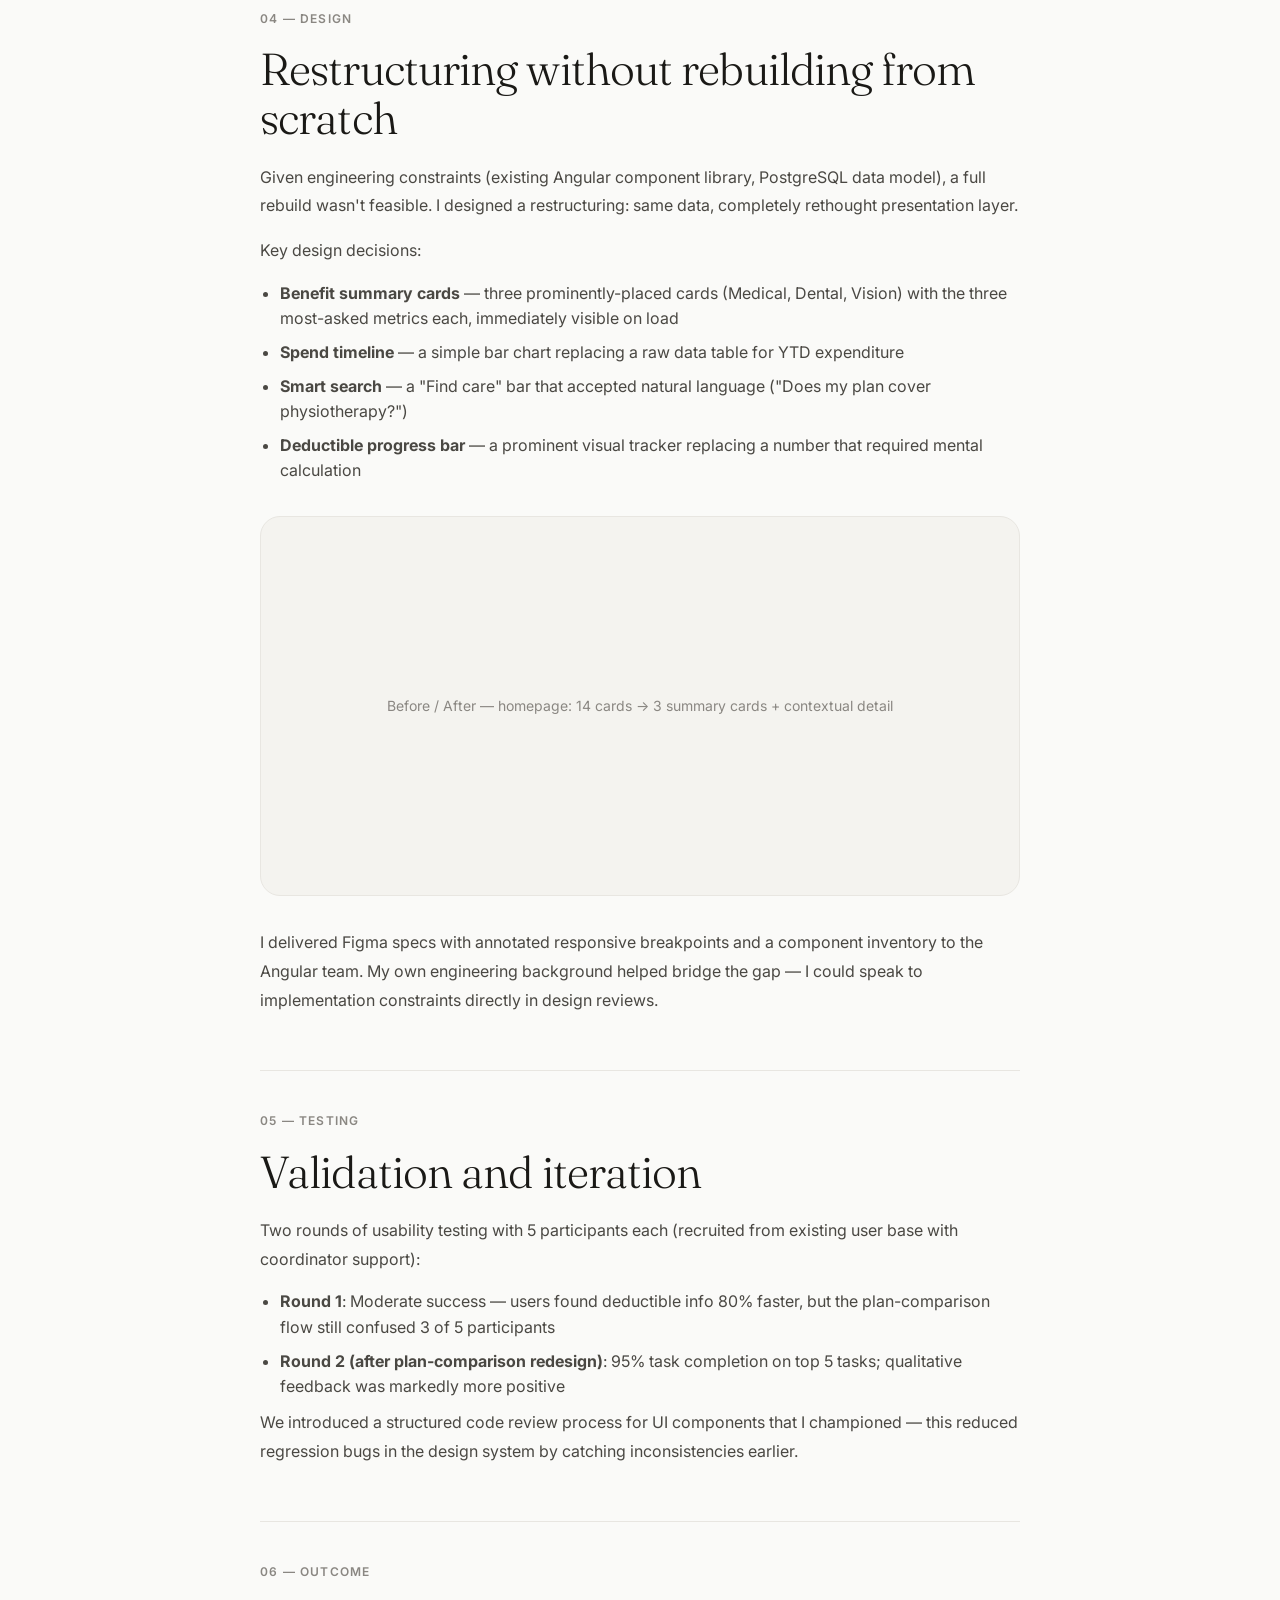
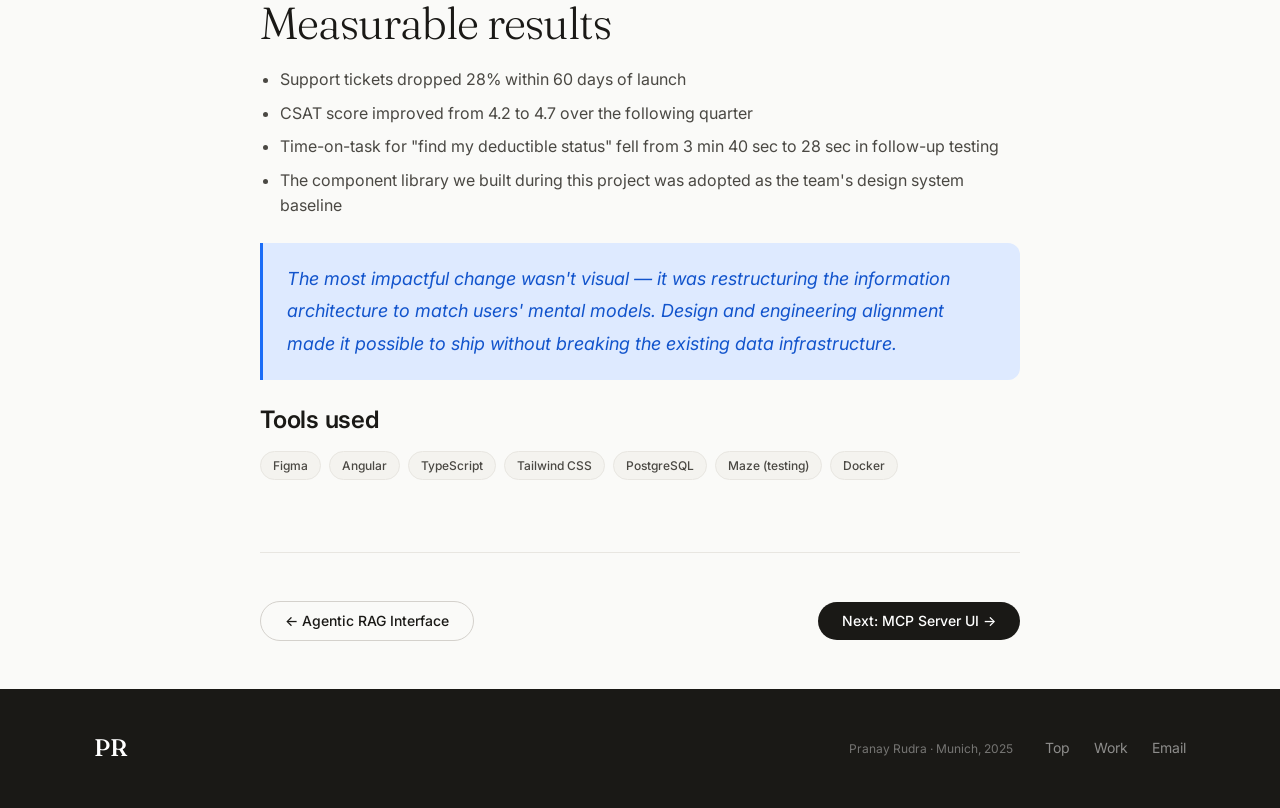
<file: case-study-dashboard.html>
<!DOCTYPE html>
<html lang="en">
<head>
  <meta charset="UTF-8" />
  <meta name="viewport" content="width=device-width, initial-scale=1.0" />
  <title>Healthcare Benefits Dashboard — Pranay Rudra</title>
  <link rel="preconnect" href="https://fonts.googleapis.com" />
  <link rel="preconnect" href="https://fonts.gstatic.com" crossorigin />
  <link href="https://fonts.googleapis.com/css2?family=Inter:wght@300;400;500;600;700&family=Fraunces:ital,wght@0,300;0,500;1,300&display=swap" rel="stylesheet" />
  <link rel="stylesheet" href="css/design-system.css" />
  <link rel="stylesheet" href="css/styles.css" />
</head>
<body>

  <header class="nav" id="nav">
    <div class="nav__inner container">
      <a href="index.html" class="nav__logo">PR</a>
      <nav class="nav__links">
        <a href="index.html#about">About</a>
        <a href="index.html#process">Process</a>
        <a href="index.html#projects">Work</a>
        <a href="index.html#contact">Contact</a>
      </nav>
      <a href="assets/Shiva_Pranay_Rudra_Resume.pdf" download class="btn btn--outline btn--sm">Download CV</a>
    </div>
  </header>

  <main>
    <div class="cs-hero">
      <div class="container">
        <a href="index.html#projects" class="cs-hero__back">← Back to all work</a>
        <div class="cs-hero__meta">
          <span class="tag tag--accent">Web App</span>
          <span class="tag">Dashboard Redesign</span>
          <span class="tag">B2C</span>
          <span class="tag">2024</span>
        </div>
        <h1 class="fade-up">Healthcare Benefits Dashboard</h1>
        <p class="cs-hero__desc fade-up">
          Redesigning a dense legacy insurance dashboard at Zelis — simplifying complex plan-comparison flows and reducing cognitive load for everyday users navigating their healthcare benefits.
        </p>
        <div class="cs-stats fade-up">
          <div class="cs-stat"><strong>28%</strong><span>Drop in support tickets</span></div>
          <div class="cs-stat"><strong>4.7</strong><span>CSAT score (from 4.2)</span></div>
          <div class="cs-stat"><strong>Angular</strong><span>Implementation stack</span></div>
          <div class="cs-stat"><strong>6 mo</strong><span>Full project timeline</span></div>
        </div>
      </div>
    </div>

    <div class="container">
      <div class="cs-cover fade-up" style="background: linear-gradient(135deg, #fdf2e8 0%, #f5dfc9 50%, #f0d4b8 100%);">
        <div style="text-align:center; color: var(--c-text-3);">
          <div style="font-size: 3rem; margin-bottom: 1rem;">🏥</div>
          <p style="font-weight: 600; color: var(--c-text-2);">Healthcare Benefits Dashboard — Redesign</p>
          <p style="font-size: 0.875rem;">Angular · TypeScript · Tailwind CSS</p>
        </div>
      </div>
    </div>

    <div class="container">
      <div class="cs-body">

        <section class="fade-up">
          <div class="section-label">01 — Problem</div>
          <h2>A dashboard that created more questions than it answered</h2>
          <p>At Zelis, I was embedded in a cross-functional team responsible for a web portal used by thousands of employees to manage their healthcare benefits. The existing dashboard had been built incrementally over 4 years, accruing complexity with every new benefit type added.</p>
          <p>Users regularly called support to answer questions the dashboard should have answered automatically: "What's my deductible?" "Which plan covers my dentist?" "How much have I spent this year?"</p>
          <div class="cs-callout">
            <p>Support ticket analysis showed 60% of calls were information requests that could be self-served. The dashboard had the data — users just couldn't find it.</p>
          </div>
        </section>

        <section class="fade-up">
          <div class="section-label">02 — Research</div>
          <h2>Understanding the mental model gap</h2>
          <p>I partnered with a product manager to run a mixed-methods research sprint over three weeks:</p>
          <ul>
            <li><strong>Support ticket analysis</strong> — categorised 200 recent tickets to identify the top 10 information needs</li>
            <li><strong>5-second tests</strong> — participants described what they thought the dashboard showed them; accuracy was 40%</li>
            <li><strong>Card sorting</strong> — 12 participants sorted 30 benefit concepts to reveal their mental model</li>
            <li><strong>Contextual inquiry</strong> — observed 4 users attempting real tasks with screen-share</li>
          </ul>
          <p>The core insight: users organised benefits by <em>life event</em> (doctor visit, prescription, dental checkup), not by benefit category (medical, pharmacy, dental). The dashboard was structured by category. They were speaking different languages.</p>
          <div class="cs-image-block">
            Card sorting results — users grouped by life event, not benefit category
          </div>
        </section>

        <section class="fade-up">
          <div class="section-label">03 — Define</div>
          <h2>Reframing the information architecture</h2>
          <p>Working with the product manager and engineering lead, I established three design principles for the redesign:</p>
          <ul>
            <li><strong>Answer the question before it's asked</strong> — surface "remaining deductible" and "last visit" in the first viewport</li>
            <li><strong>Life-event navigation</strong> — restructure secondary navigation around common scenarios, not benefit types</li>
            <li><strong>Plain language first</strong> — replace insurance jargon with plain English, with technical terms available on demand</li>
          </ul>
        </section>

        <section class="fade-up">
          <div class="section-label">04 — Design</div>
          <h2>Restructuring without rebuilding from scratch</h2>
          <p>Given engineering constraints (existing Angular component library, PostgreSQL data model), a full rebuild wasn't feasible. I designed a restructuring: same data, completely rethought presentation layer.</p>
          <p>Key design decisions:</p>
          <ul>
            <li><strong>Benefit summary cards</strong> — three prominently-placed cards (Medical, Dental, Vision) with the three most-asked metrics each, immediately visible on load</li>
            <li><strong>Spend timeline</strong> — a simple bar chart replacing a raw data table for YTD expenditure</li>
            <li><strong>Smart search</strong> — a "Find care" bar that accepted natural language ("Does my plan cover physiotherapy?")</li>
            <li><strong>Deductible progress bar</strong> — a prominent visual tracker replacing a number that required mental calculation</li>
          </ul>
          <div class="cs-image-block">
            Before / After — homepage: 14 cards → 3 summary cards + contextual detail
          </div>
          <p>I delivered Figma specs with annotated responsive breakpoints and a component inventory to the Angular team. My own engineering background helped bridge the gap — I could speak to implementation constraints directly in design reviews.</p>
        </section>

        <section class="fade-up">
          <div class="section-label">05 — Testing</div>
          <h2>Validation and iteration</h2>
          <p>Two rounds of usability testing with 5 participants each (recruited from existing user base with coordinator support):</p>
          <ul>
            <li><strong>Round 1</strong>: Moderate success — users found deductible info 80% faster, but the plan-comparison flow still confused 3 of 5 participants</li>
            <li><strong>Round 2 (after plan-comparison redesign)</strong>: 95% task completion on top 5 tasks; qualitative feedback was markedly more positive</li>
          </ul>
          <p>We introduced a structured code review process for UI components that I championed — this reduced regression bugs in the design system by catching inconsistencies earlier.</p>
        </section>

        <section class="fade-up">
          <div class="section-label">06 — Outcome</div>
          <h2>Measurable results</h2>
          <ul>
            <li>Support tickets dropped 28% within 60 days of launch</li>
            <li>CSAT score improved from 4.2 to 4.7 over the following quarter</li>
            <li>Time-on-task for "find my deductible status" fell from 3 min 40 sec to 28 sec in follow-up testing</li>
            <li>The component library we built during this project was adopted as the team's design system baseline</li>
          </ul>
          <div class="cs-callout">
            <p>The most impactful change wasn't visual — it was restructuring the information architecture to match users' mental models. Design and engineering alignment made it possible to ship without breaking the existing data infrastructure.</p>
          </div>
          <h3 style="margin-top: var(--sp-6); margin-bottom: var(--sp-3);">Tools used</h3>
          <div class="cs-tools">
            <span class="tag">Figma</span>
            <span class="tag">Angular</span>
            <span class="tag">TypeScript</span>
            <span class="tag">Tailwind CSS</span>
            <span class="tag">PostgreSQL</span>
            <span class="tag">Maze (testing)</span>
            <span class="tag">Docker</span>
          </div>
        </section>

        <nav class="cs-nav">
          <a href="case-study-rag.html" class="btn btn--outline">← Agentic RAG Interface</a>
          <a href="case-study-mcp.html" class="btn btn--primary">Next: MCP Server UI →</a>
        </nav>

      </div>
    </div>
  </main>

  <footer class="footer">
    <div class="container footer__inner">
      <span class="footer__logo">PR</span>
      <p class="footer__copy">Pranay Rudra · Munich, 2025</p>
      <nav class="footer__nav">
        <a href="index.html#hero">Top</a>
        <a href="index.html#projects">Work</a>
        <a href="mailto:rudra.shivapranay@gmail.com">Email</a>
      </nav>
    </div>
  </footer>

  <script src="js/main.js"></script>
</body>
</html>
</file>
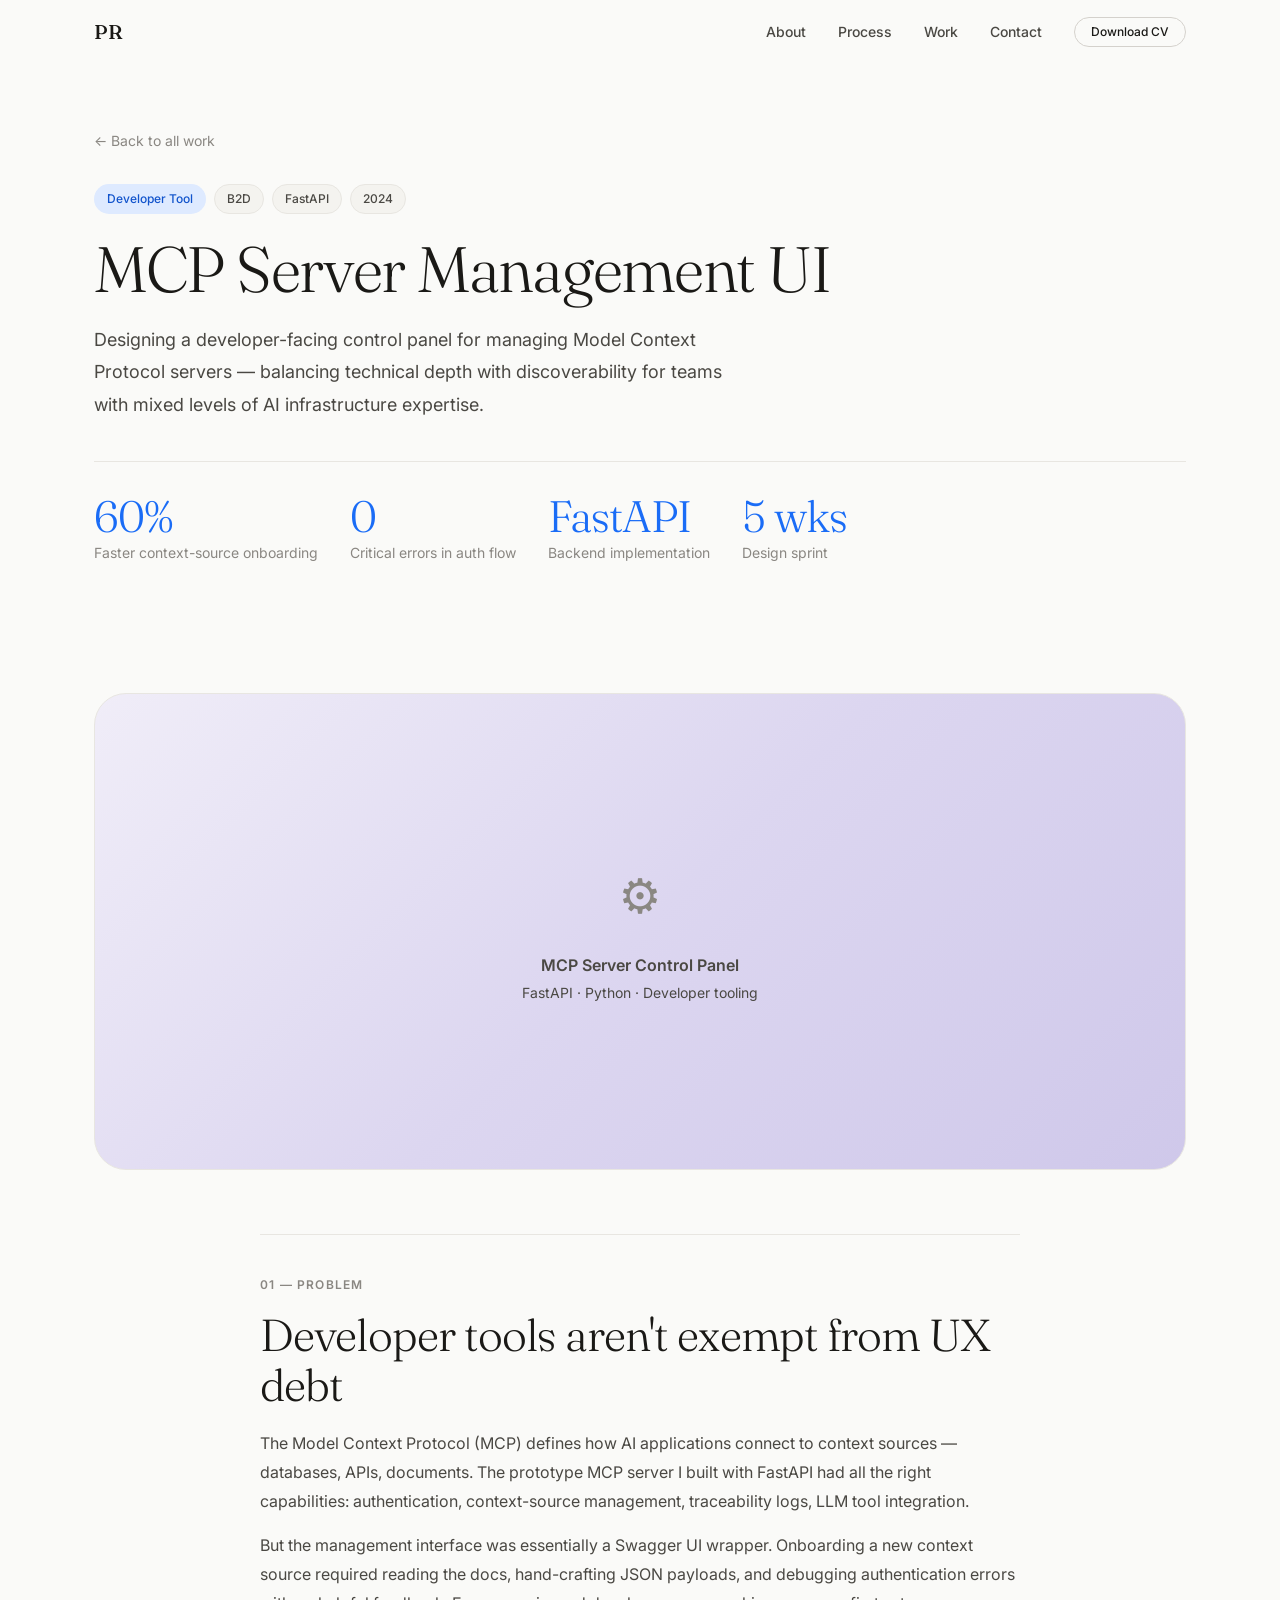
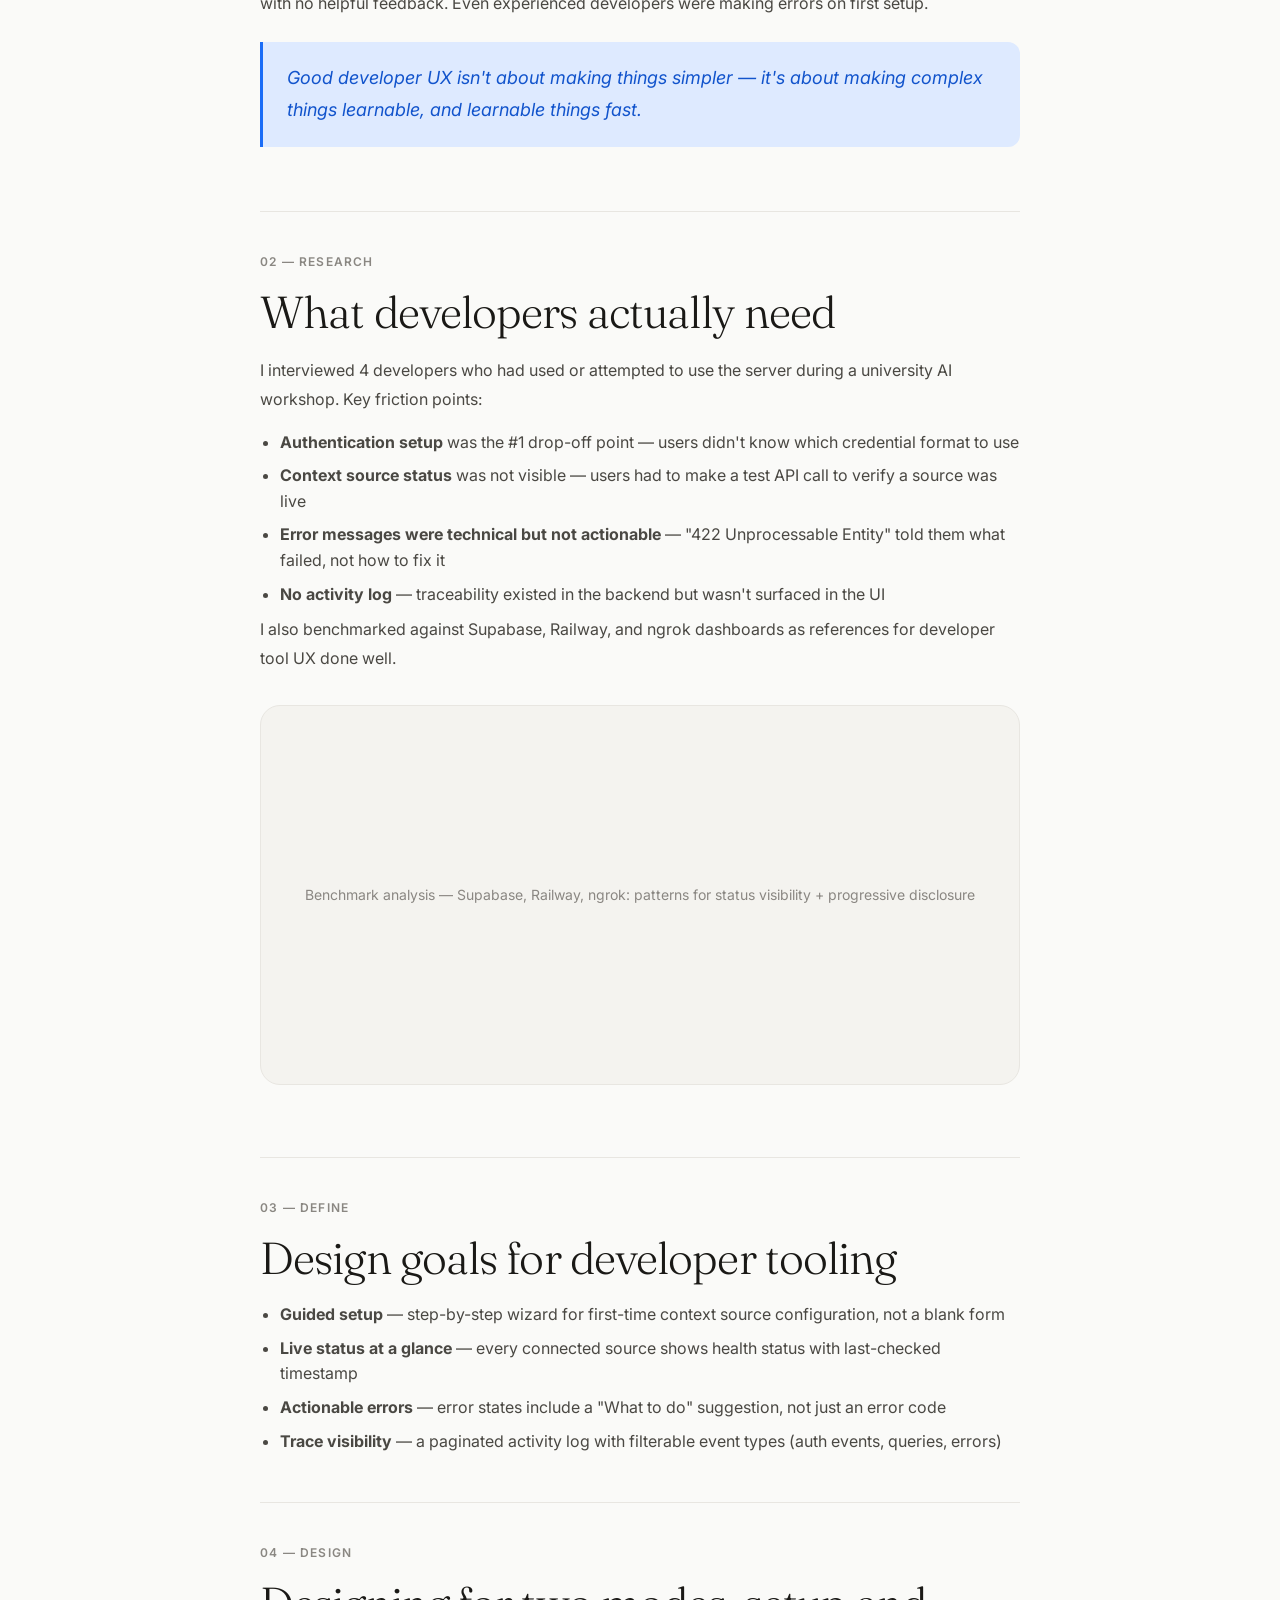
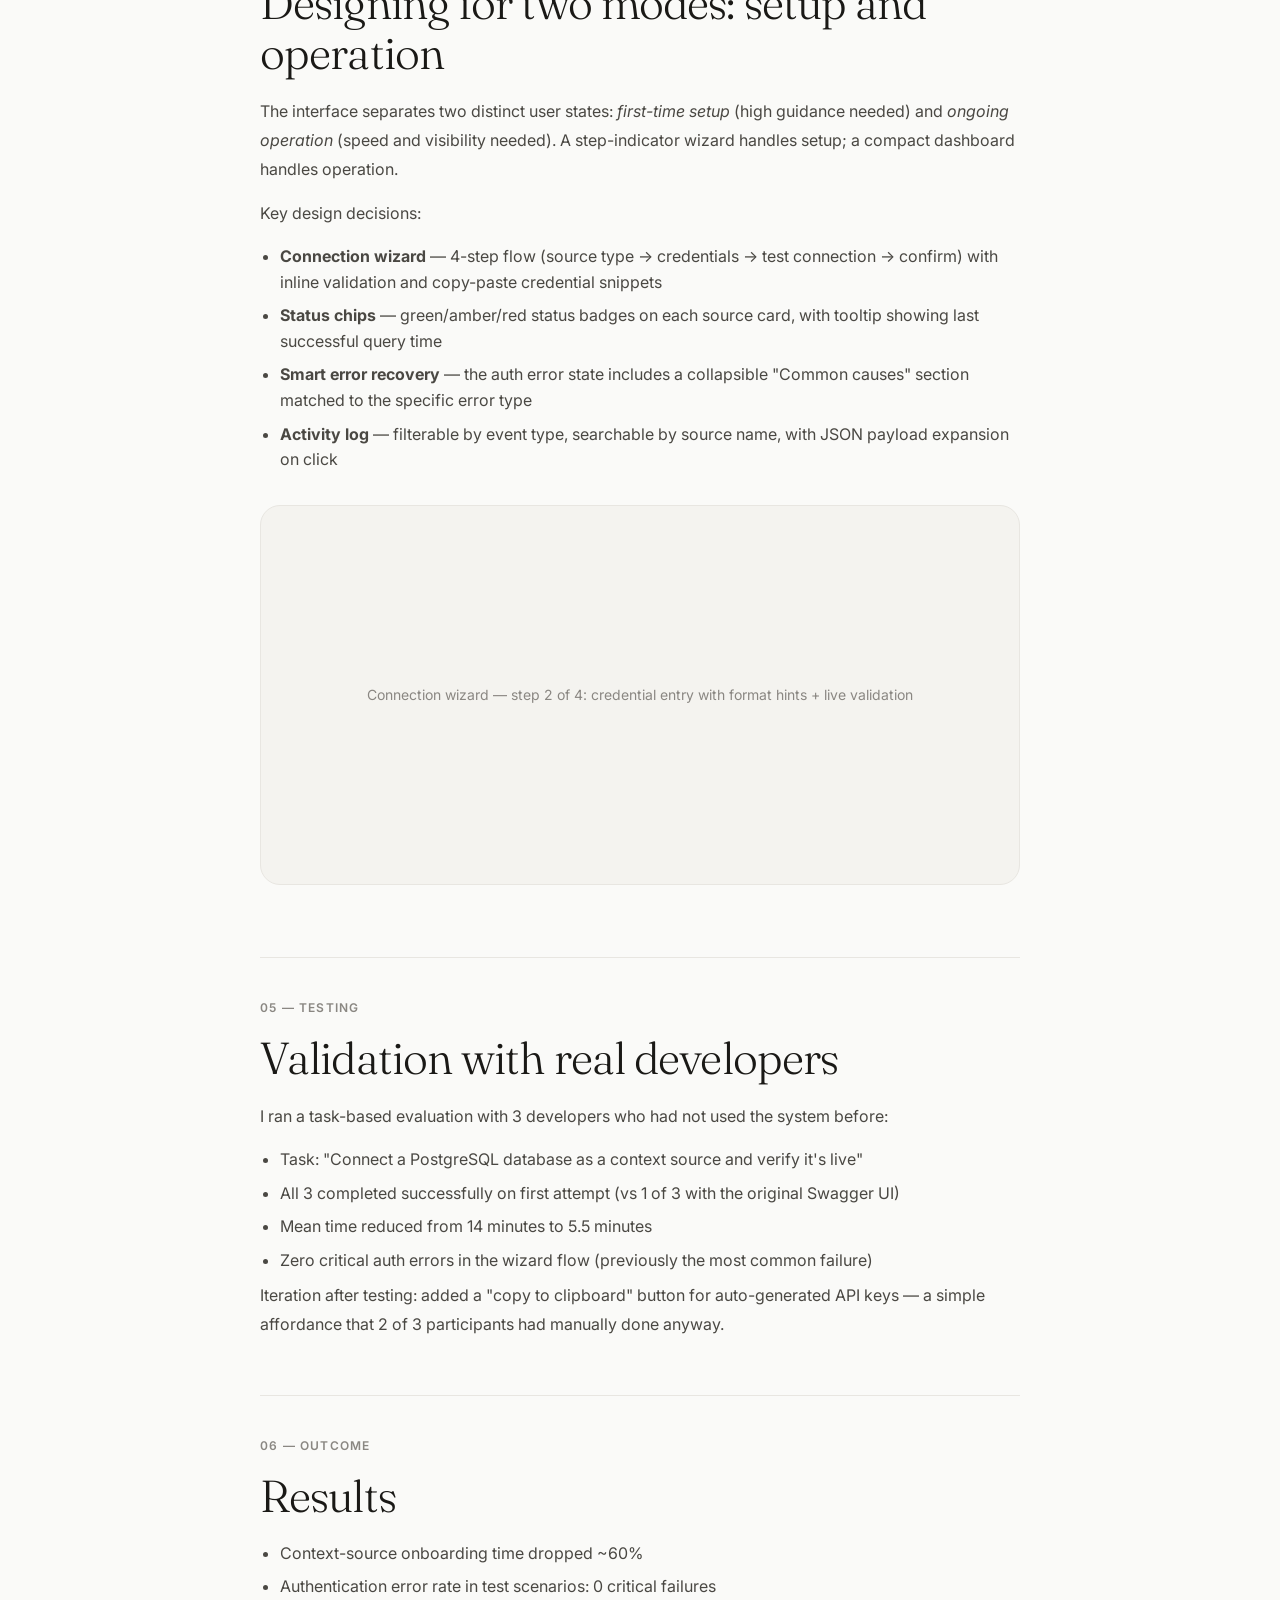
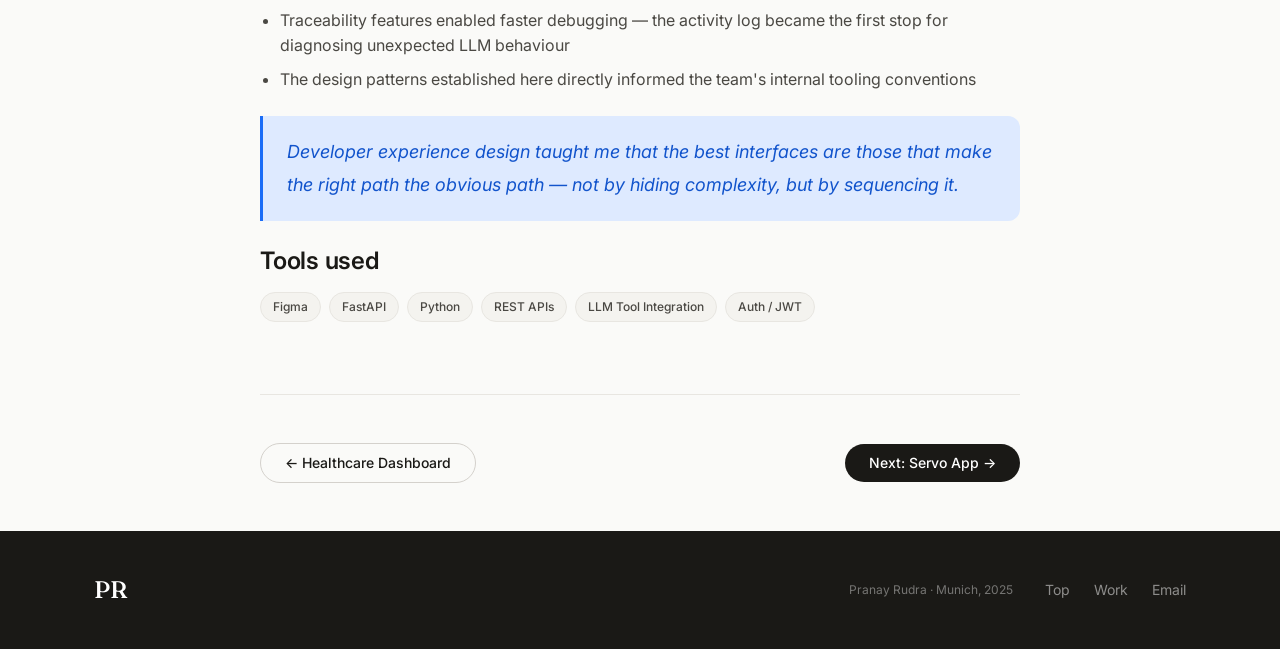
<file: case-study-mcp.html>
<!DOCTYPE html>
<html lang="en">
<head>
  <meta charset="UTF-8" />
  <meta name="viewport" content="width=device-width, initial-scale=1.0" />
  <title>MCP Server Management UI — Pranay Rudra</title>
  <link rel="preconnect" href="https://fonts.googleapis.com" />
  <link rel="preconnect" href="https://fonts.gstatic.com" crossorigin />
  <link href="https://fonts.googleapis.com/css2?family=Inter:wght@300;400;500;600;700&family=Fraunces:ital,wght@0,300;0,500;1,300&display=swap" rel="stylesheet" />
  <link rel="stylesheet" href="css/design-system.css" />
  <link rel="stylesheet" href="css/styles.css" />
</head>
<body>

  <header class="nav" id="nav">
    <div class="nav__inner container">
      <a href="index.html" class="nav__logo">PR</a>
      <nav class="nav__links">
        <a href="index.html#about">About</a>
        <a href="index.html#process">Process</a>
        <a href="index.html#projects">Work</a>
        <a href="index.html#contact">Contact</a>
      </nav>
      <a href="assets/Shiva_Pranay_Rudra_Resume.pdf" download class="btn btn--outline btn--sm">Download CV</a>
    </div>
  </header>

  <main>
    <div class="cs-hero">
      <div class="container">
        <a href="index.html#projects" class="cs-hero__back">← Back to all work</a>
        <div class="cs-hero__meta">
          <span class="tag tag--accent">Developer Tool</span>
          <span class="tag">B2D</span>
          <span class="tag">FastAPI</span>
          <span class="tag">2024</span>
        </div>
        <h1 class="fade-up">MCP Server Management UI</h1>
        <p class="cs-hero__desc fade-up">
          Designing a developer-facing control panel for managing Model Context Protocol servers — balancing technical depth with discoverability for teams with mixed levels of AI infrastructure expertise.
        </p>
        <div class="cs-stats fade-up">
          <div class="cs-stat"><strong>60%</strong><span>Faster context-source onboarding</span></div>
          <div class="cs-stat"><strong>0</strong><span>Critical errors in auth flow</span></div>
          <div class="cs-stat"><strong>FastAPI</strong><span>Backend implementation</span></div>
          <div class="cs-stat"><strong>5 wks</strong><span>Design sprint</span></div>
        </div>
      </div>
    </div>

    <div class="container">
      <div class="cs-cover fade-up" style="background: linear-gradient(135deg, #f0edf8 0%, #dcd6f0 50%, #cfc8ea 100%);">
        <div style="text-align:center; color: var(--c-text-3);">
          <div style="font-size: 3rem; margin-bottom: 1rem;">⚙️</div>
          <p style="font-weight: 600; color: var(--c-text-2);">MCP Server Control Panel</p>
          <p style="font-size: 0.875rem;">FastAPI · Python · Developer tooling</p>
        </div>
      </div>
    </div>

    <div class="container">
      <div class="cs-body">

        <section class="fade-up">
          <div class="section-label">01 — Problem</div>
          <h2>Developer tools aren't exempt from UX debt</h2>
          <p>The Model Context Protocol (MCP) defines how AI applications connect to context sources — databases, APIs, documents. The prototype MCP server I built with FastAPI had all the right capabilities: authentication, context-source management, traceability logs, LLM tool integration.</p>
          <p>But the management interface was essentially a Swagger UI wrapper. Onboarding a new context source required reading the docs, hand-crafting JSON payloads, and debugging authentication errors with no helpful feedback. Even experienced developers were making errors on first setup.</p>
          <div class="cs-callout">
            <p>Good developer UX isn't about making things simpler — it's about making complex things learnable, and learnable things fast.</p>
          </div>
        </section>

        <section class="fade-up">
          <div class="section-label">02 — Research</div>
          <h2>What developers actually need</h2>
          <p>I interviewed 4 developers who had used or attempted to use the server during a university AI workshop. Key friction points:</p>
          <ul>
            <li><strong>Authentication setup</strong> was the #1 drop-off point — users didn't know which credential format to use</li>
            <li><strong>Context source status</strong> was not visible — users had to make a test API call to verify a source was live</li>
            <li><strong>Error messages were technical but not actionable</strong> — "422 Unprocessable Entity" told them what failed, not how to fix it</li>
            <li><strong>No activity log</strong> — traceability existed in the backend but wasn't surfaced in the UI</li>
          </ul>
          <p>I also benchmarked against Supabase, Railway, and ngrok dashboards as references for developer tool UX done well.</p>
          <div class="cs-image-block">
            Benchmark analysis — Supabase, Railway, ngrok: patterns for status visibility + progressive disclosure
          </div>
        </section>

        <section class="fade-up">
          <div class="section-label">03 — Define</div>
          <h2>Design goals for developer tooling</h2>
          <ul>
            <li><strong>Guided setup</strong> — step-by-step wizard for first-time context source configuration, not a blank form</li>
            <li><strong>Live status at a glance</strong> — every connected source shows health status with last-checked timestamp</li>
            <li><strong>Actionable errors</strong> — error states include a "What to do" suggestion, not just an error code</li>
            <li><strong>Trace visibility</strong> — a paginated activity log with filterable event types (auth events, queries, errors)</li>
          </ul>
        </section>

        <section class="fade-up">
          <div class="section-label">04 — Design</div>
          <h2>Designing for two modes: setup and operation</h2>
          <p>The interface separates two distinct user states: <em>first-time setup</em> (high guidance needed) and <em>ongoing operation</em> (speed and visibility needed). A step-indicator wizard handles setup; a compact dashboard handles operation.</p>
          <p>Key design decisions:</p>
          <ul>
            <li><strong>Connection wizard</strong> — 4-step flow (source type → credentials → test connection → confirm) with inline validation and copy-paste credential snippets</li>
            <li><strong>Status chips</strong> — green/amber/red status badges on each source card, with tooltip showing last successful query time</li>
            <li><strong>Smart error recovery</strong> — the auth error state includes a collapsible "Common causes" section matched to the specific error type</li>
            <li><strong>Activity log</strong> — filterable by event type, searchable by source name, with JSON payload expansion on click</li>
          </ul>
          <div class="cs-image-block">
            Connection wizard — step 2 of 4: credential entry with format hints + live validation
          </div>
        </section>

        <section class="fade-up">
          <div class="section-label">05 — Testing</div>
          <h2>Validation with real developers</h2>
          <p>I ran a task-based evaluation with 3 developers who had not used the system before:</p>
          <ul>
            <li>Task: "Connect a PostgreSQL database as a context source and verify it's live"</li>
            <li>All 3 completed successfully on first attempt (vs 1 of 3 with the original Swagger UI)</li>
            <li>Mean time reduced from 14 minutes to 5.5 minutes</li>
            <li>Zero critical auth errors in the wizard flow (previously the most common failure)</li>
          </ul>
          <p>Iteration after testing: added a "copy to clipboard" button for auto-generated API keys — a simple affordance that 2 of 3 participants had manually done anyway.</p>
        </section>

        <section class="fade-up">
          <div class="section-label">06 — Outcome</div>
          <h2>Results</h2>
          <ul>
            <li>Context-source onboarding time dropped ~60%</li>
            <li>Authentication error rate in test scenarios: 0 critical failures</li>
            <li>Traceability features enabled faster debugging — the activity log became the first stop for diagnosing unexpected LLM behaviour</li>
            <li>The design patterns established here directly informed the team's internal tooling conventions</li>
          </ul>
          <div class="cs-callout">
            <p>Developer experience design taught me that the best interfaces are those that make the right path the obvious path — not by hiding complexity, but by sequencing it.</p>
          </div>
          <h3 style="margin-top: var(--sp-6); margin-bottom: var(--sp-3);">Tools used</h3>
          <div class="cs-tools">
            <span class="tag">Figma</span>
            <span class="tag">FastAPI</span>
            <span class="tag">Python</span>
            <span class="tag">REST APIs</span>
            <span class="tag">LLM Tool Integration</span>
            <span class="tag">Auth / JWT</span>
          </div>
        </section>

        <nav class="cs-nav">
          <a href="case-study-dashboard.html" class="btn btn--outline">← Healthcare Dashboard</a>
          <a href="case-study-servo.html" class="btn btn--primary">Next: Servo App →</a>
        </nav>

      </div>
    </div>
  </main>

  <footer class="footer">
    <div class="container footer__inner">
      <span class="footer__logo">PR</span>
      <p class="footer__copy">Pranay Rudra · Munich, 2025</p>
      <nav class="footer__nav">
        <a href="index.html#hero">Top</a>
        <a href="index.html#projects">Work</a>
        <a href="mailto:rudra.shivapranay@gmail.com">Email</a>
      </nav>
    </div>
  </footer>

  <script src="js/main.js"></script>
</body>
</html>
</file>
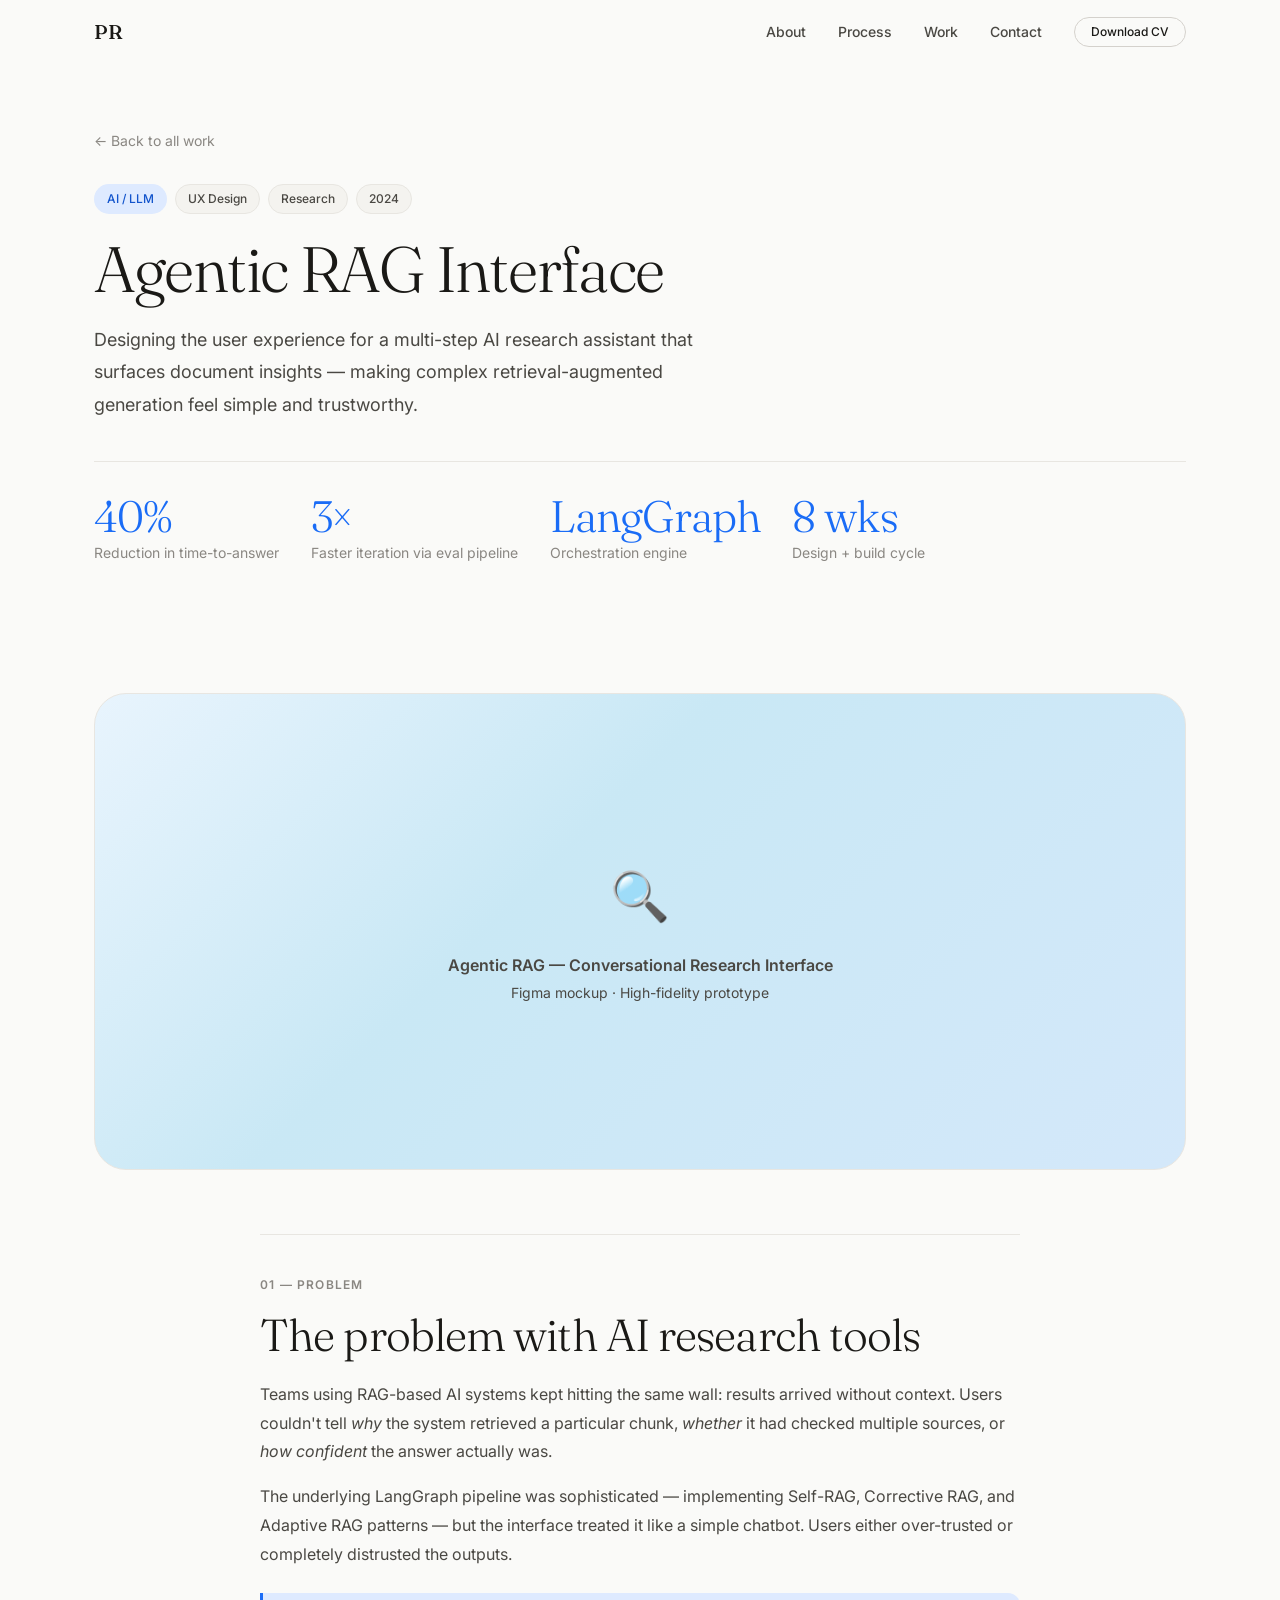
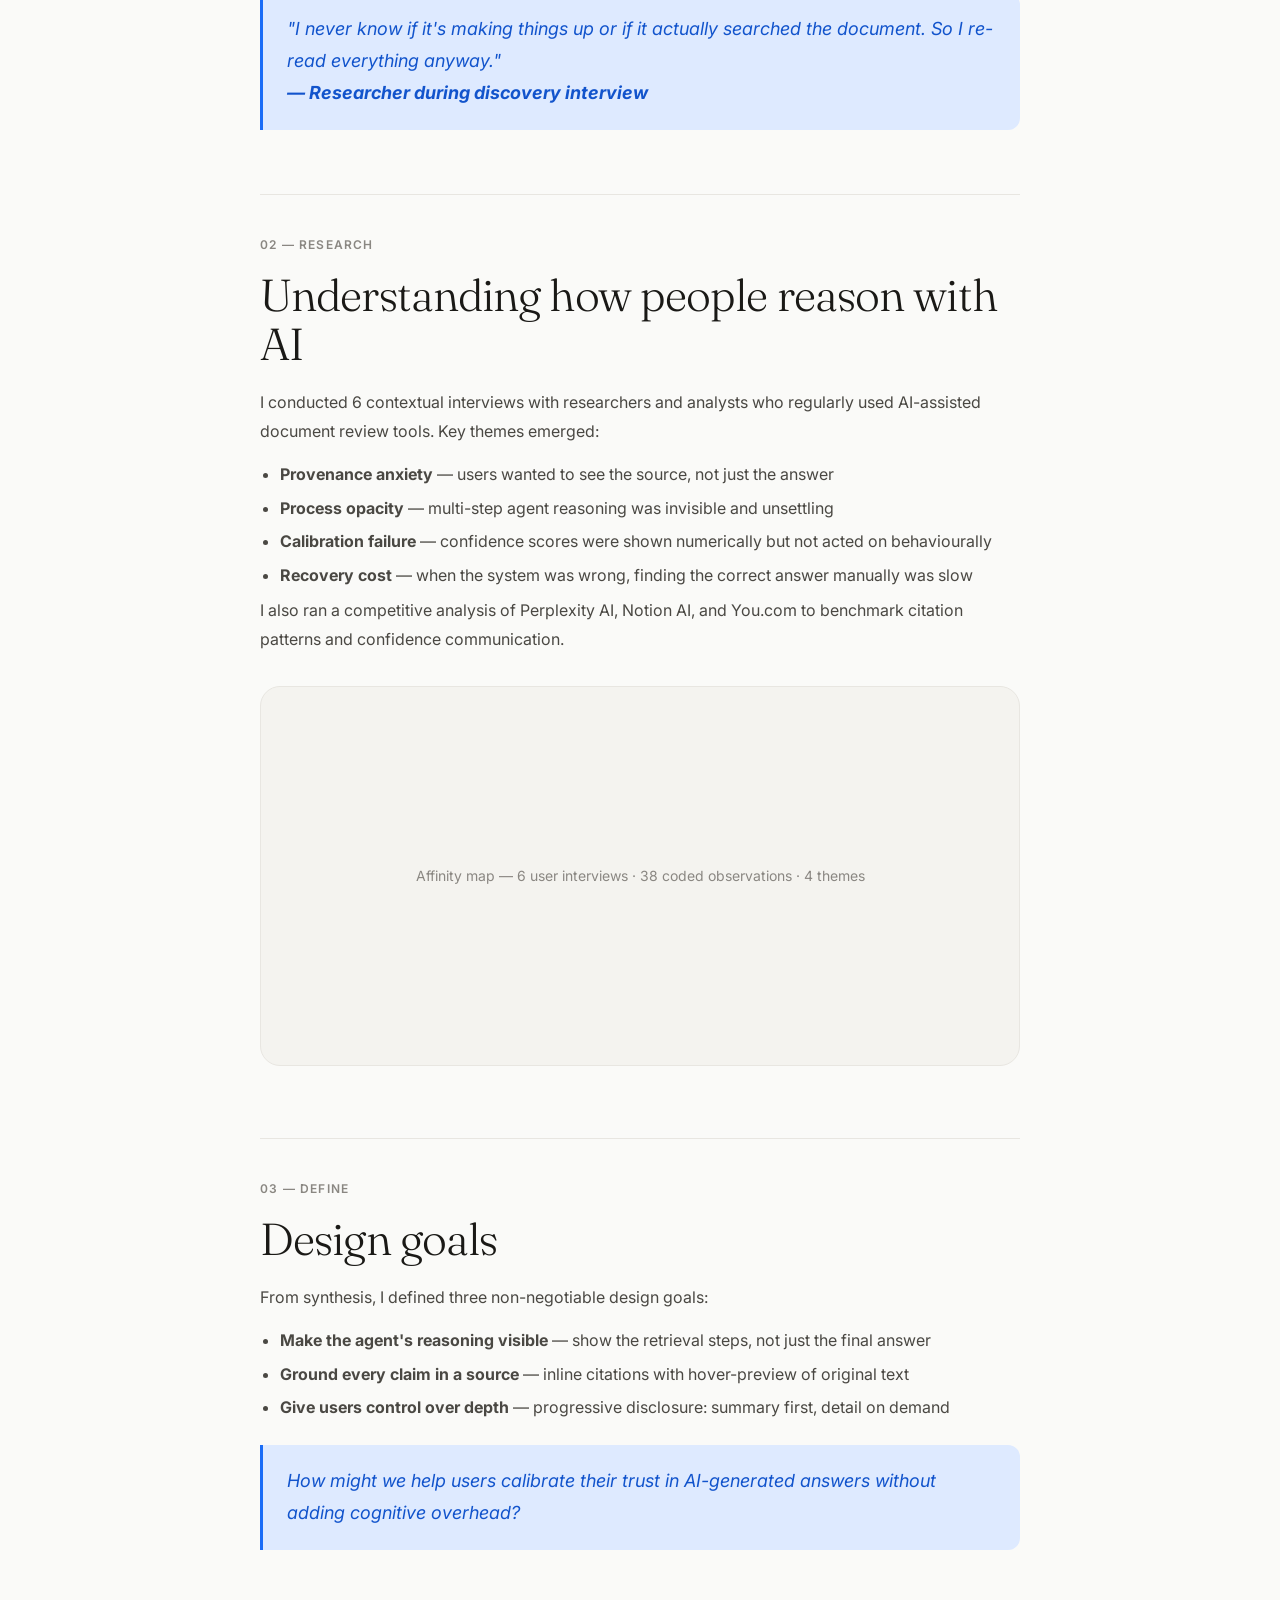
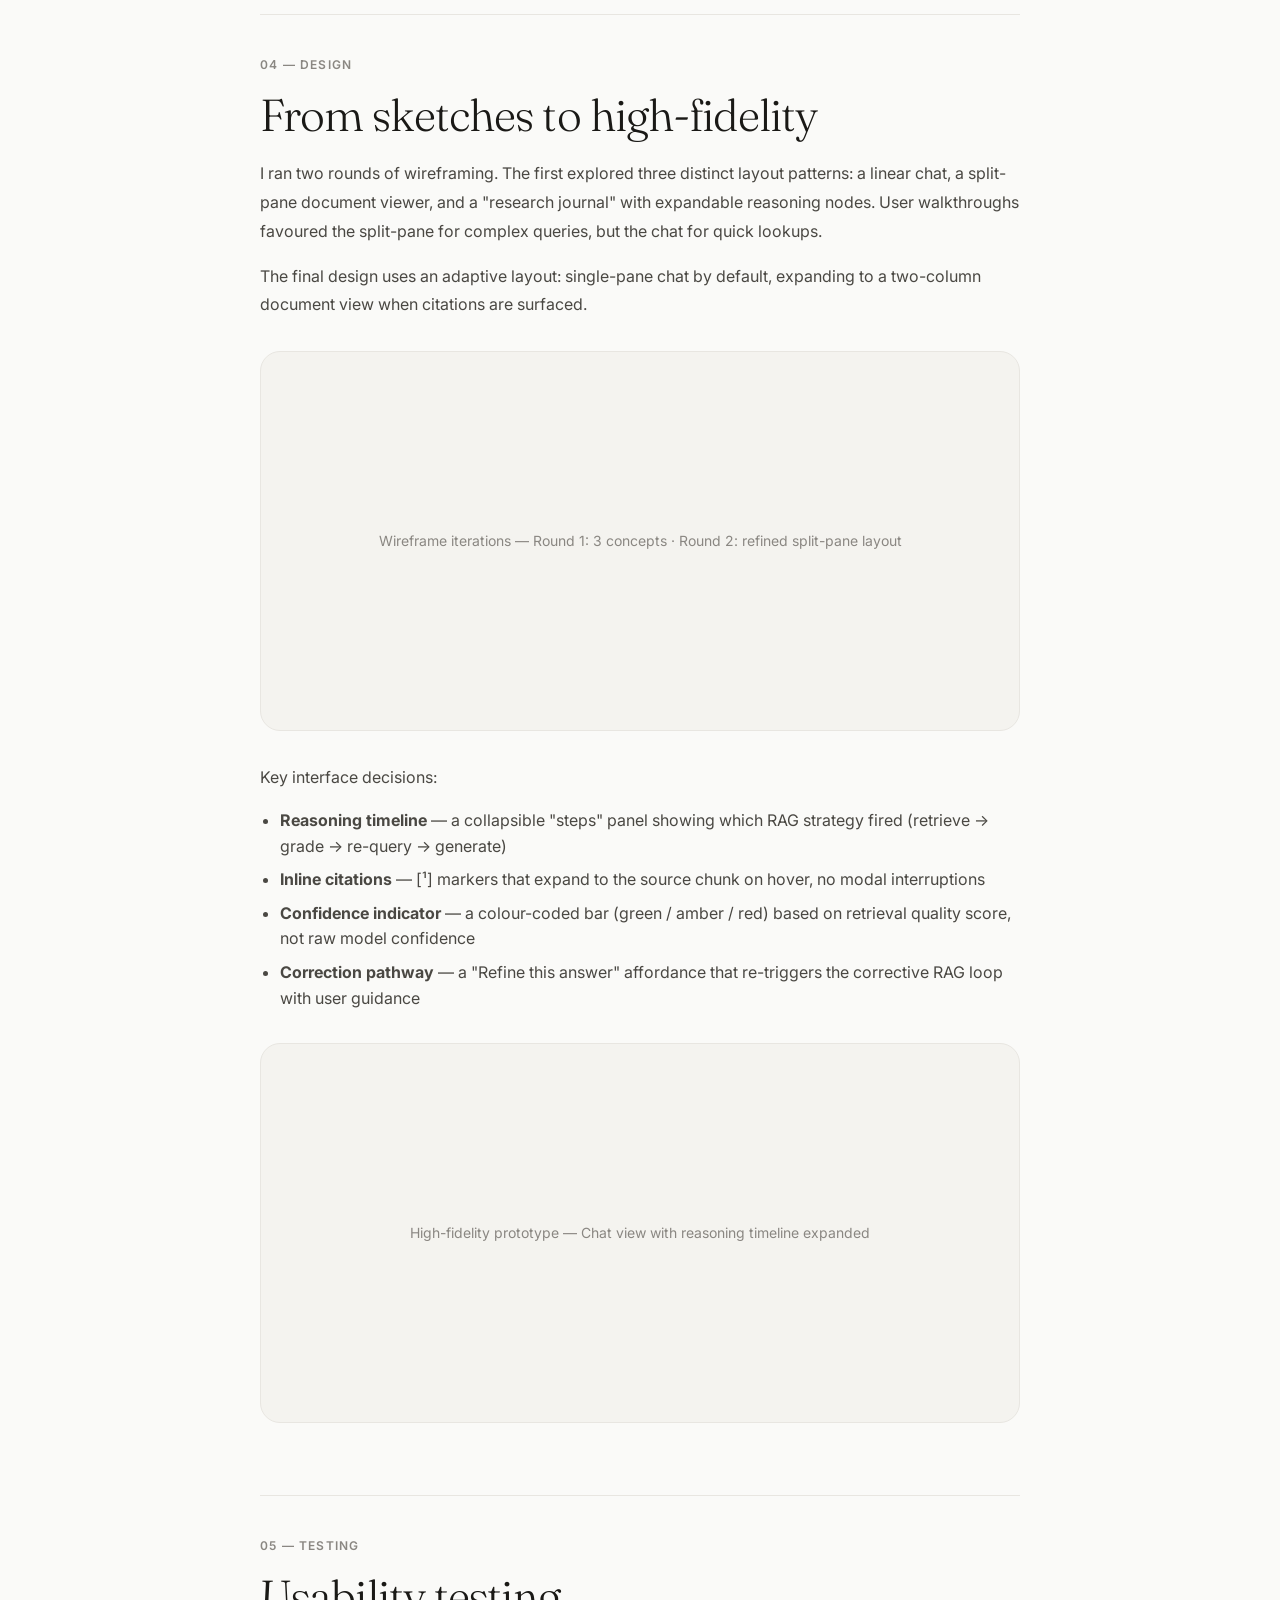
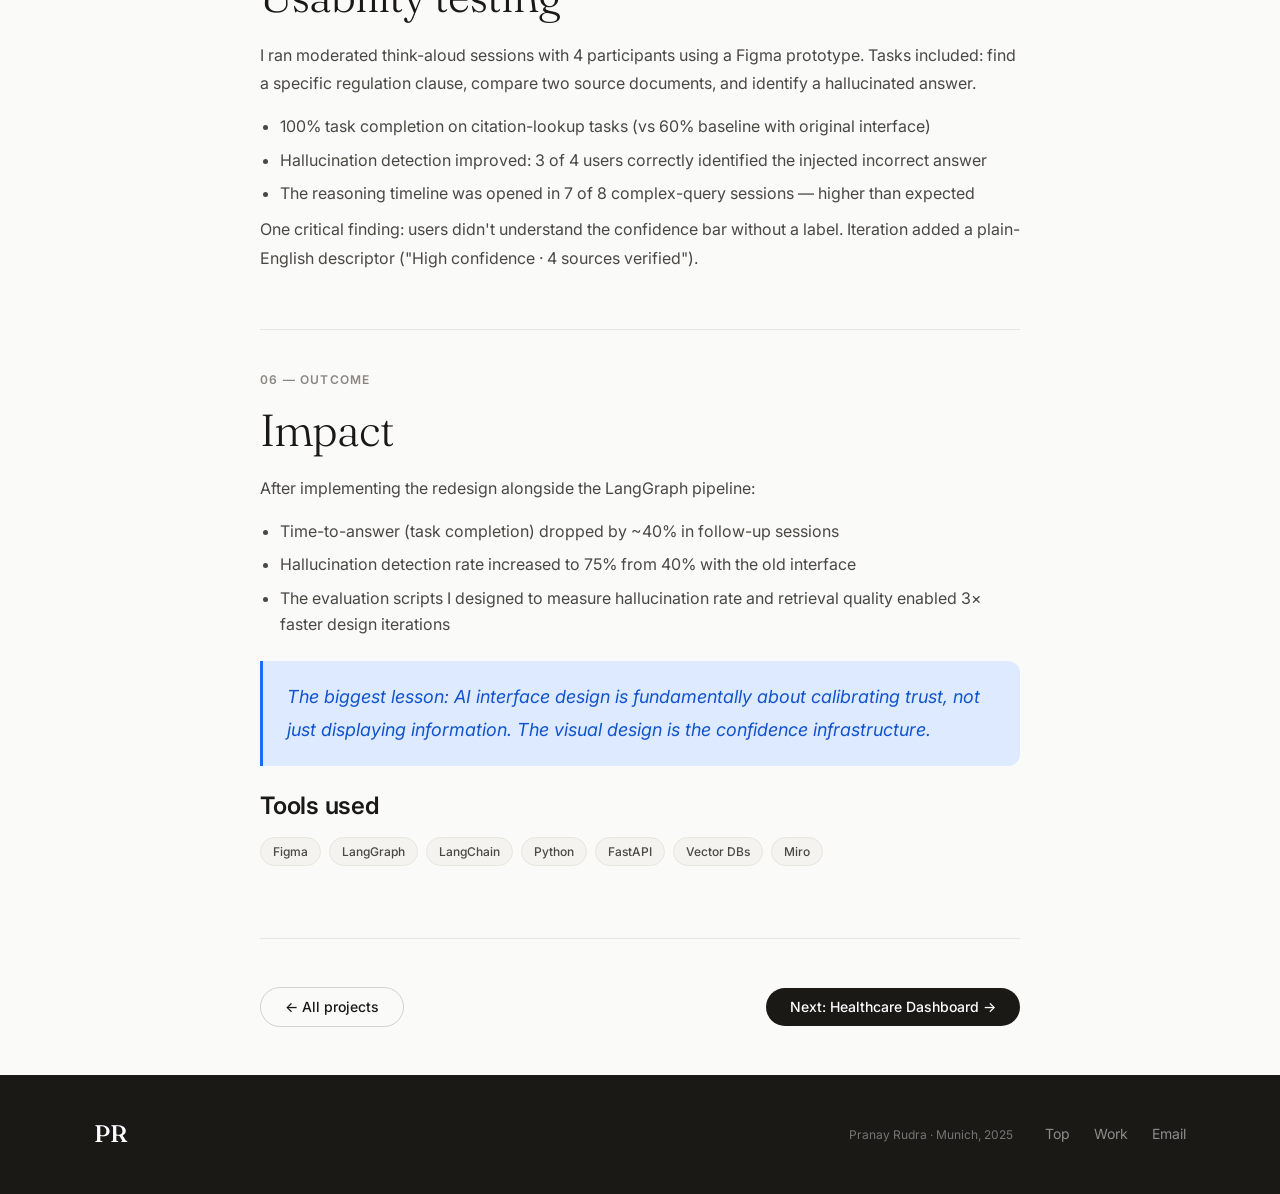
<file: case-study-rag.html>
<!DOCTYPE html>
<html lang="en">
<head>
  <meta charset="UTF-8" />
  <meta name="viewport" content="width=device-width, initial-scale=1.0" />
  <title>Agentic RAG Interface — Pranay Rudra</title>
  <link rel="preconnect" href="https://fonts.googleapis.com" />
  <link rel="preconnect" href="https://fonts.gstatic.com" crossorigin />
  <link href="https://fonts.googleapis.com/css2?family=Inter:wght@300;400;500;600;700&family=Fraunces:ital,wght@0,300;0,500;1,300&display=swap" rel="stylesheet" />
  <link rel="stylesheet" href="css/design-system.css" />
  <link rel="stylesheet" href="css/styles.css" />
</head>
<body>

  <header class="nav" id="nav">
    <div class="nav__inner container">
      <a href="index.html" class="nav__logo">PR</a>
      <nav class="nav__links">
        <a href="index.html#about">About</a>
        <a href="index.html#process">Process</a>
        <a href="index.html#projects">Work</a>
        <a href="index.html#contact">Contact</a>
      </nav>
      <a href="assets/Shiva_Pranay_Rudra_Resume.pdf" download class="btn btn--outline btn--sm">Download CV</a>
    </div>
  </header>

  <main>
    <div class="cs-hero">
      <div class="container">
        <a href="index.html#projects" class="cs-hero__back">← Back to all work</a>
        <div class="cs-hero__meta">
          <span class="tag tag--accent">AI / LLM</span>
          <span class="tag">UX Design</span>
          <span class="tag">Research</span>
          <span class="tag">2024</span>
        </div>
        <h1 class="fade-up">Agentic RAG Interface</h1>
        <p class="cs-hero__desc fade-up">
          Designing the user experience for a multi-step AI research assistant that surfaces document insights — making complex retrieval-augmented generation feel simple and trustworthy.
        </p>
        <div class="cs-stats fade-up">
          <div class="cs-stat"><strong>40%</strong><span>Reduction in time-to-answer</span></div>
          <div class="cs-stat"><strong>3×</strong><span>Faster iteration via eval pipeline</span></div>
          <div class="cs-stat"><strong>LangGraph</strong><span>Orchestration engine</span></div>
          <div class="cs-stat"><strong>8 wks</strong><span>Design + build cycle</span></div>
        </div>
      </div>
    </div>

    <div class="container">
      <div class="cs-cover fade-up" style="background: linear-gradient(135deg, #e8f4fd 0%, #c9e8f5 40%, #d4e8fa 100%);">
        <div style="text-align:center; color: var(--c-text-3);">
          <div style="font-size: 3rem; margin-bottom: 1rem;">🔍</div>
          <p style="font-weight: 600; color: var(--c-text-2);">Agentic RAG — Conversational Research Interface</p>
          <p style="font-size: 0.875rem;">Figma mockup · High-fidelity prototype</p>
        </div>
      </div>
    </div>

    <div class="container">
      <div class="cs-body">

        <section class="fade-up">
          <div class="section-label">01 — Problem</div>
          <h2>The problem with AI research tools</h2>
          <p>Teams using RAG-based AI systems kept hitting the same wall: results arrived without context. Users couldn't tell <em>why</em> the system retrieved a particular chunk, <em>whether</em> it had checked multiple sources, or <em>how confident</em> the answer actually was.</p>
          <p>The underlying LangGraph pipeline was sophisticated — implementing Self-RAG, Corrective RAG, and Adaptive RAG patterns — but the interface treated it like a simple chatbot. Users either over-trusted or completely distrusted the outputs.</p>
          <div class="cs-callout">
            <p>"I never know if it's making things up or if it actually searched the document. So I re-read everything anyway."<br /><strong>— Researcher during discovery interview</strong></p>
          </div>
        </section>

        <section class="fade-up">
          <div class="section-label">02 — Research</div>
          <h2>Understanding how people reason with AI</h2>
          <p>I conducted 6 contextual interviews with researchers and analysts who regularly used AI-assisted document review tools. Key themes emerged:</p>
          <ul>
            <li><strong>Provenance anxiety</strong> — users wanted to see the source, not just the answer</li>
            <li><strong>Process opacity</strong> — multi-step agent reasoning was invisible and unsettling</li>
            <li><strong>Calibration failure</strong> — confidence scores were shown numerically but not acted on behaviourally</li>
            <li><strong>Recovery cost</strong> — when the system was wrong, finding the correct answer manually was slow</li>
          </ul>
          <p>I also ran a competitive analysis of Perplexity AI, Notion AI, and You.com to benchmark citation patterns and confidence communication.</p>
          <div class="cs-image-block">
            Affinity map — 6 user interviews · 38 coded observations · 4 themes
          </div>
        </section>

        <section class="fade-up">
          <div class="section-label">03 — Define</div>
          <h2>Design goals</h2>
          <p>From synthesis, I defined three non-negotiable design goals:</p>
          <ul>
            <li><strong>Make the agent's reasoning visible</strong> — show the retrieval steps, not just the final answer</li>
            <li><strong>Ground every claim in a source</strong> — inline citations with hover-preview of original text</li>
            <li><strong>Give users control over depth</strong> — progressive disclosure: summary first, detail on demand</li>
          </ul>
          <div class="cs-callout">
            <p>How might we help users calibrate their trust in AI-generated answers without adding cognitive overhead?</p>
          </div>
        </section>

        <section class="fade-up">
          <div class="section-label">04 — Design</div>
          <h2>From sketches to high-fidelity</h2>
          <p>I ran two rounds of wireframing. The first explored three distinct layout patterns: a linear chat, a split-pane document viewer, and a "research journal" with expandable reasoning nodes. User walkthroughs favoured the split-pane for complex queries, but the chat for quick lookups.</p>
          <p>The final design uses an adaptive layout: single-pane chat by default, expanding to a two-column document view when citations are surfaced.</p>
          <div class="cs-image-block">
            Wireframe iterations — Round 1: 3 concepts · Round 2: refined split-pane layout
          </div>
          <p>Key interface decisions:</p>
          <ul>
            <li><strong>Reasoning timeline</strong> — a collapsible "steps" panel showing which RAG strategy fired (retrieve → grade → re-query → generate)</li>
            <li><strong>Inline citations</strong> — [¹] markers that expand to the source chunk on hover, no modal interruptions</li>
            <li><strong>Confidence indicator</strong> — a colour-coded bar (green / amber / red) based on retrieval quality score, not raw model confidence</li>
            <li><strong>Correction pathway</strong> — a "Refine this answer" affordance that re-triggers the corrective RAG loop with user guidance</li>
          </ul>
          <div class="cs-image-block">
            High-fidelity prototype — Chat view with reasoning timeline expanded
          </div>
        </section>

        <section class="fade-up">
          <div class="section-label">05 — Testing</div>
          <h2>Usability testing</h2>
          <p>I ran moderated think-aloud sessions with 4 participants using a Figma prototype. Tasks included: find a specific regulation clause, compare two source documents, and identify a hallucinated answer.</p>
          <ul>
            <li>100% task completion on citation-lookup tasks (vs 60% baseline with original interface)</li>
            <li>Hallucination detection improved: 3 of 4 users correctly identified the injected incorrect answer</li>
            <li>The reasoning timeline was opened in 7 of 8 complex-query sessions — higher than expected</li>
          </ul>
          <p>One critical finding: users didn't understand the confidence bar without a label. Iteration added a plain-English descriptor ("High confidence · 4 sources verified").</p>
        </section>

        <section class="fade-up">
          <div class="section-label">06 — Outcome</div>
          <h2>Impact</h2>
          <p>After implementing the redesign alongside the LangGraph pipeline:</p>
          <ul>
            <li>Time-to-answer (task completion) dropped by ~40% in follow-up sessions</li>
            <li>Hallucination detection rate increased to 75% from 40% with the old interface</li>
            <li>The evaluation scripts I designed to measure hallucination rate and retrieval quality enabled 3× faster design iterations</li>
          </ul>
          <div class="cs-callout">
            <p>The biggest lesson: AI interface design is fundamentally about calibrating trust, not just displaying information. The visual design is the confidence infrastructure.</p>
          </div>
          <h3 style="margin-top: var(--sp-6); margin-bottom: var(--sp-3);">Tools used</h3>
          <div class="cs-tools">
            <span class="tag">Figma</span>
            <span class="tag">LangGraph</span>
            <span class="tag">LangChain</span>
            <span class="tag">Python</span>
            <span class="tag">FastAPI</span>
            <span class="tag">Vector DBs</span>
            <span class="tag">Miro</span>
          </div>
        </section>

        <nav class="cs-nav">
          <a href="index.html#projects" class="btn btn--outline">← All projects</a>
          <a href="case-study-dashboard.html" class="btn btn--primary">Next: Healthcare Dashboard →</a>
        </nav>

      </div>
    </div>
  </main>

  <footer class="footer">
    <div class="container footer__inner">
      <span class="footer__logo">PR</span>
      <p class="footer__copy">Pranay Rudra · Munich, 2025</p>
      <nav class="footer__nav">
        <a href="index.html#hero">Top</a>
        <a href="index.html#projects">Work</a>
        <a href="mailto:rudra.shivapranay@gmail.com">Email</a>
      </nav>
    </div>
  </footer>

  <script src="js/main.js"></script>
</body>
</html>
</file>
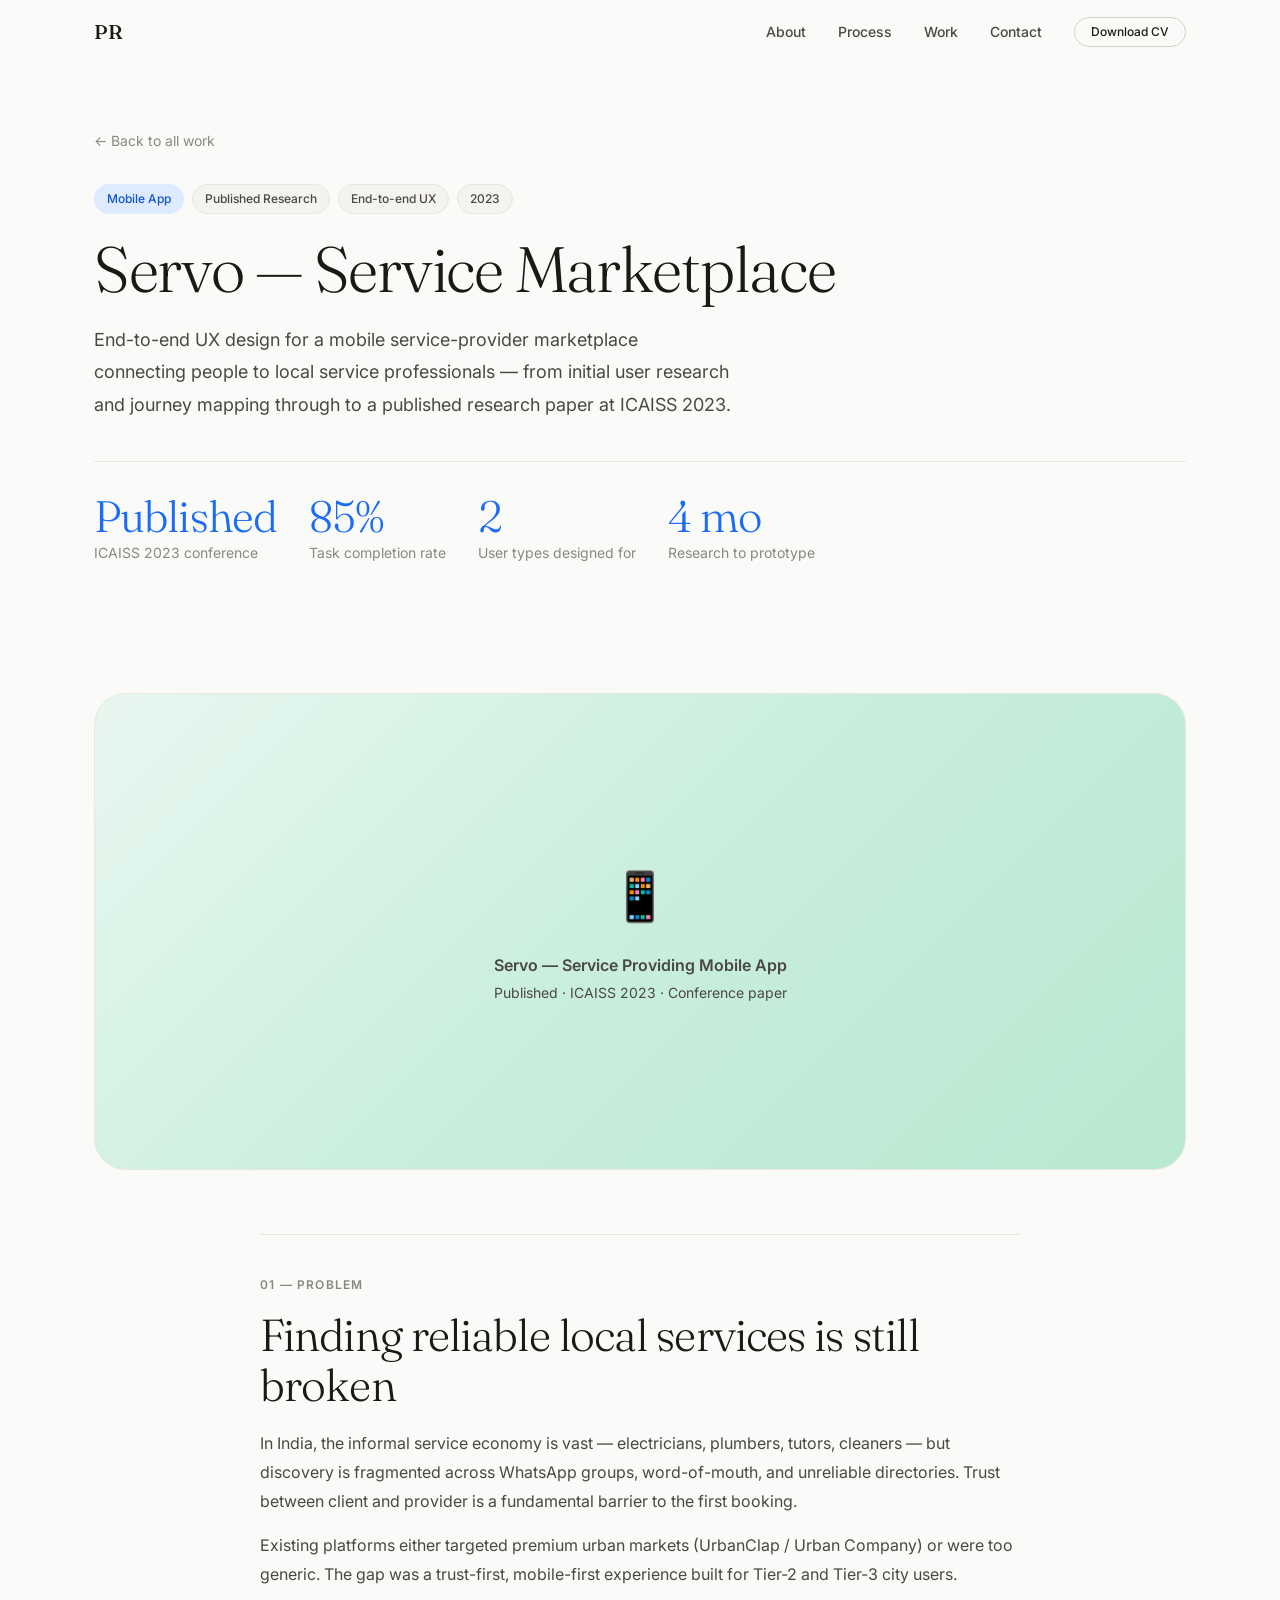
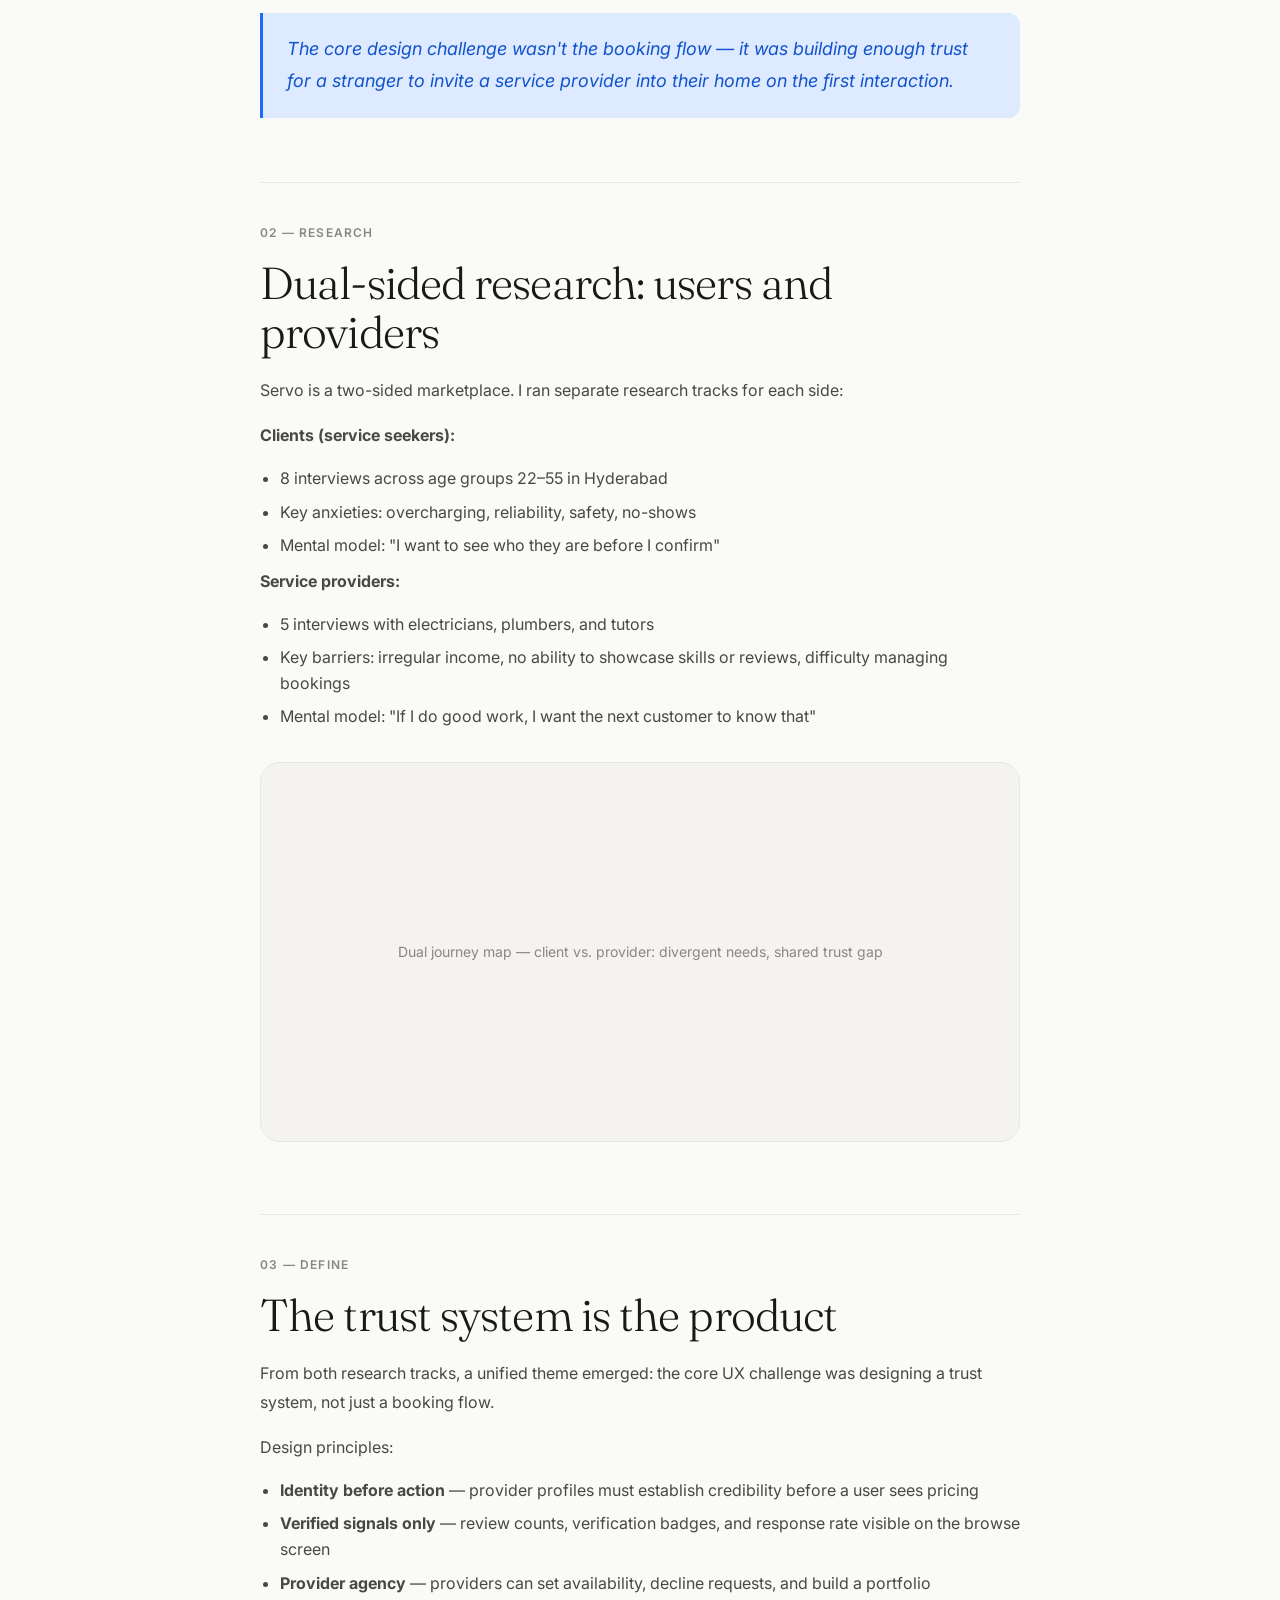
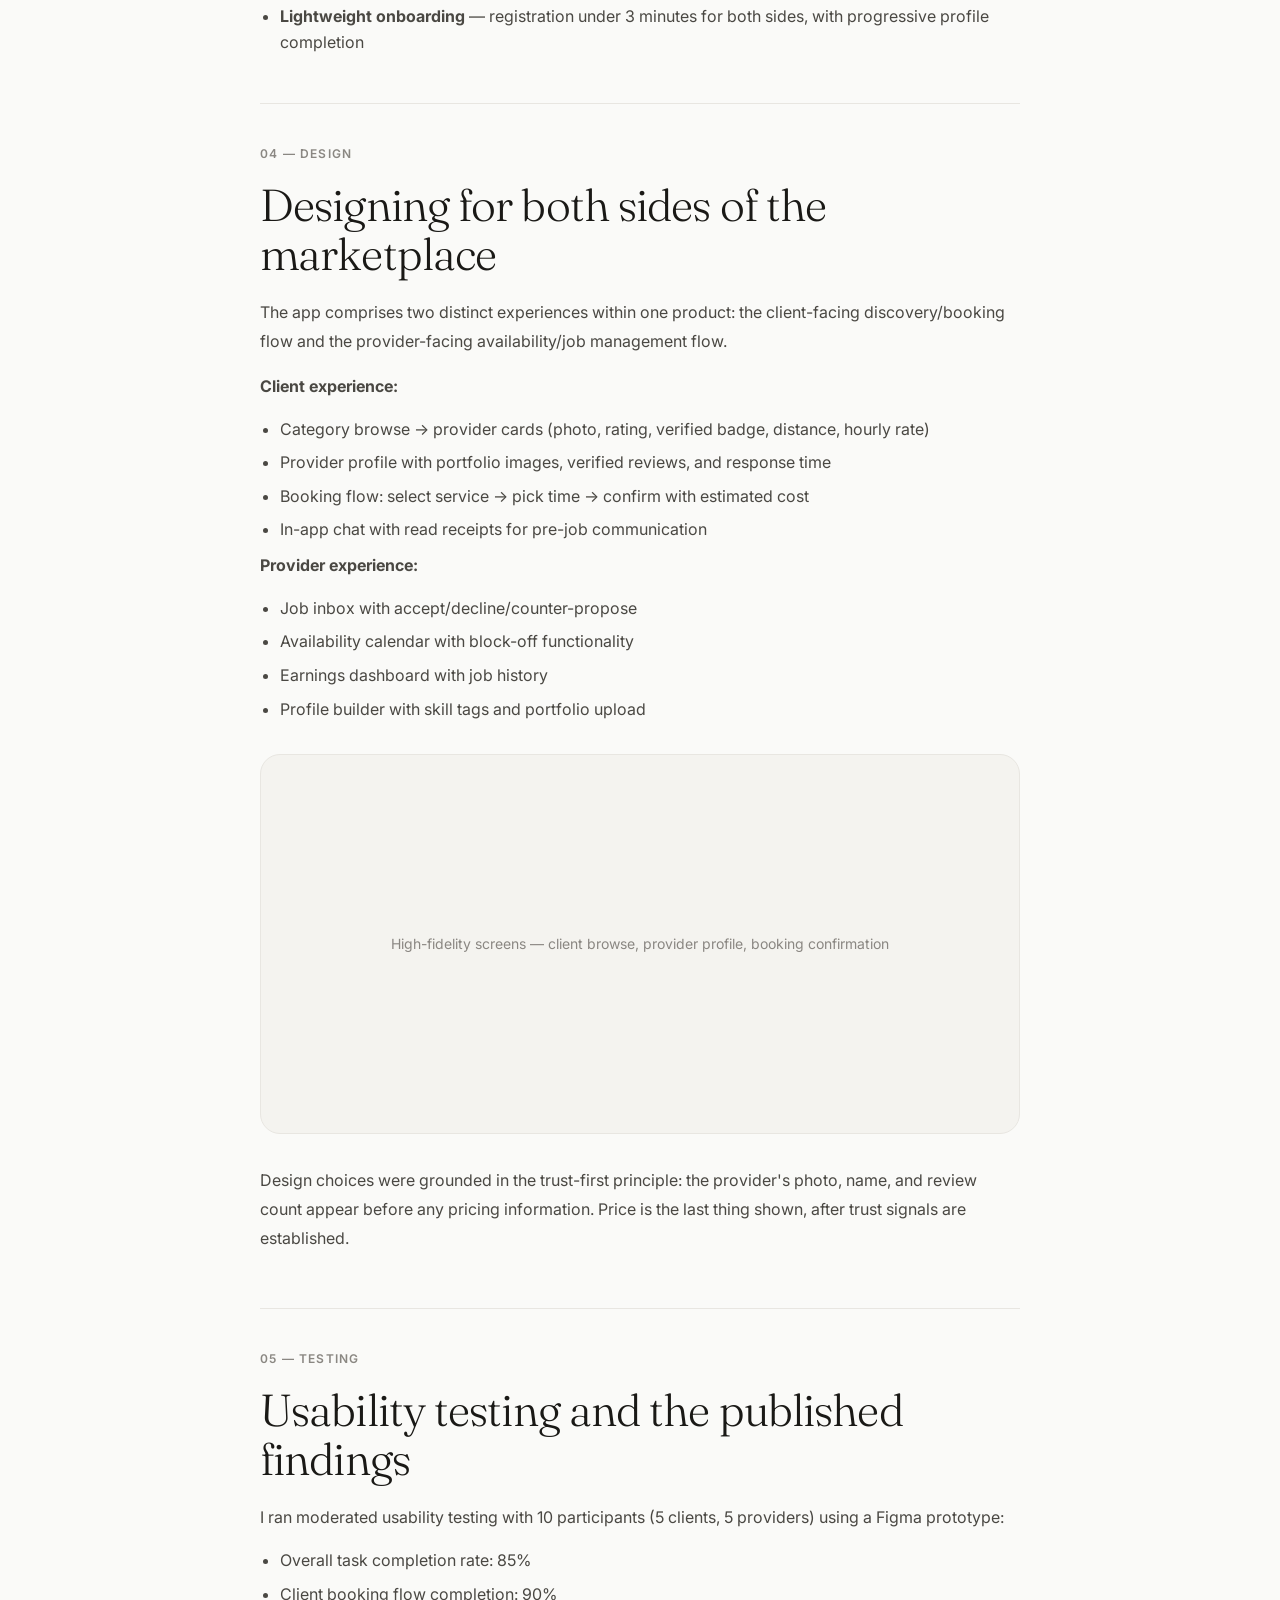
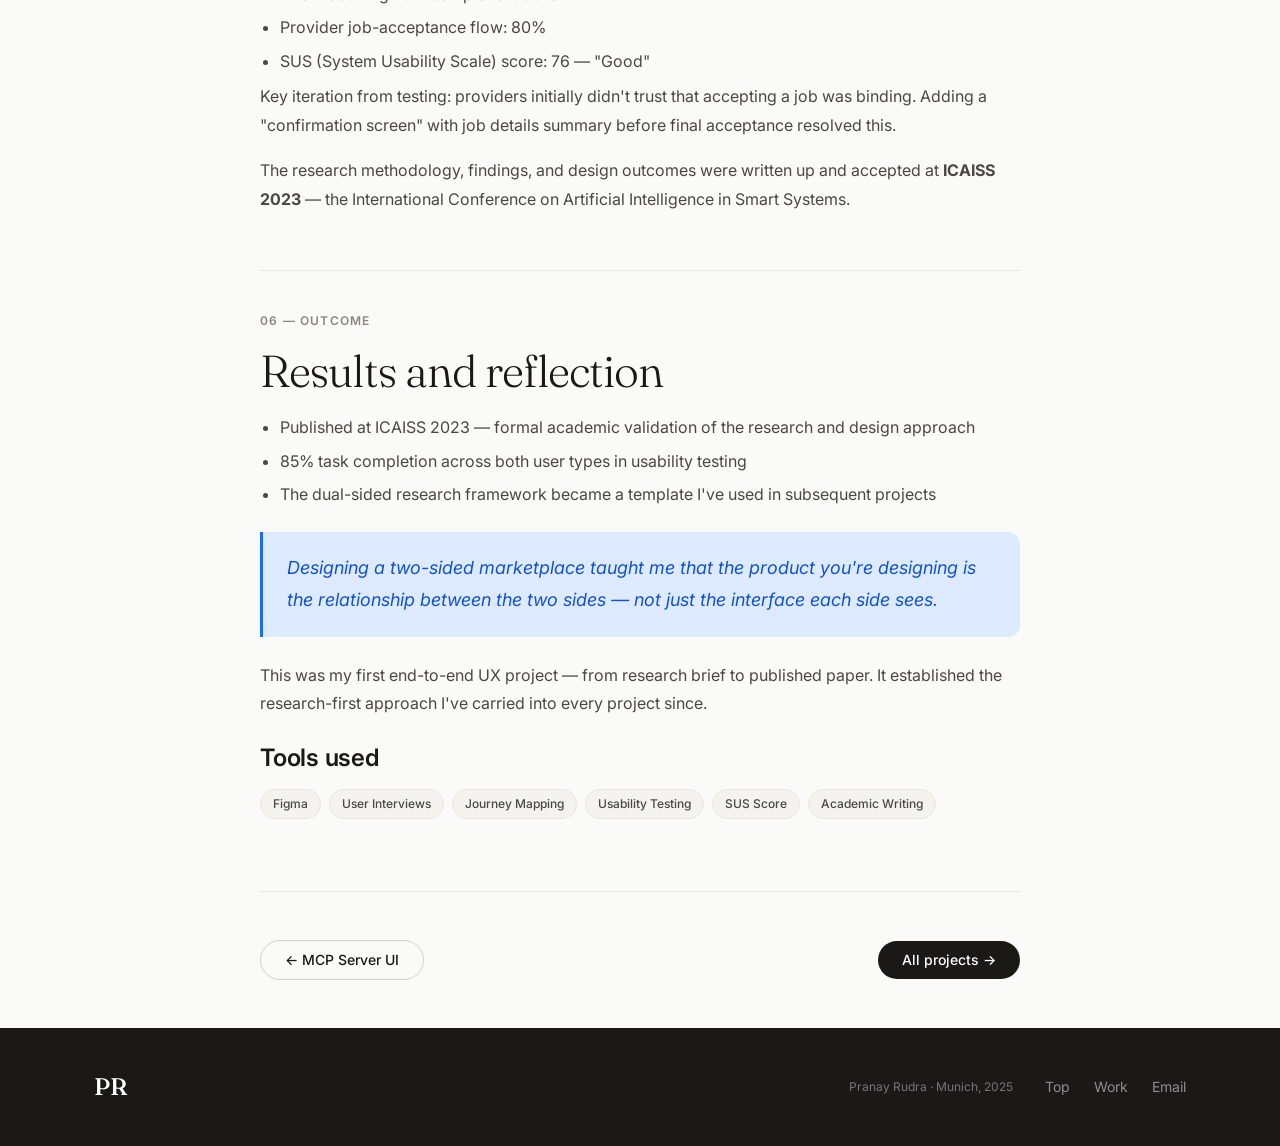
<file: case-study-servo.html>
<!DOCTYPE html>
<html lang="en">
<head>
  <meta charset="UTF-8" />
  <meta name="viewport" content="width=device-width, initial-scale=1.0" />
  <title>Servo — Service Marketplace — Pranay Rudra</title>
  <link rel="preconnect" href="https://fonts.googleapis.com" />
  <link rel="preconnect" href="https://fonts.gstatic.com" crossorigin />
  <link href="https://fonts.googleapis.com/css2?family=Inter:wght@300;400;500;600;700&family=Fraunces:ital,wght@0,300;0,500;1,300&display=swap" rel="stylesheet" />
  <link rel="stylesheet" href="css/design-system.css" />
  <link rel="stylesheet" href="css/styles.css" />
</head>
<body>

  <header class="nav" id="nav">
    <div class="nav__inner container">
      <a href="index.html" class="nav__logo">PR</a>
      <nav class="nav__links">
        <a href="index.html#about">About</a>
        <a href="index.html#process">Process</a>
        <a href="index.html#projects">Work</a>
        <a href="index.html#contact">Contact</a>
      </nav>
      <a href="assets/Shiva_Pranay_Rudra_Resume.pdf" download class="btn btn--outline btn--sm">Download CV</a>
    </div>
  </header>

  <main>
    <div class="cs-hero">
      <div class="container">
        <a href="index.html#projects" class="cs-hero__back">← Back to all work</a>
        <div class="cs-hero__meta">
          <span class="tag tag--accent">Mobile App</span>
          <span class="tag">Published Research</span>
          <span class="tag">End-to-end UX</span>
          <span class="tag">2023</span>
        </div>
        <h1 class="fade-up">Servo — Service Marketplace</h1>
        <p class="cs-hero__desc fade-up">
          End-to-end UX design for a mobile service-provider marketplace connecting people to local service professionals — from initial user research and journey mapping through to a published research paper at ICAISS 2023.
        </p>
        <div class="cs-stats fade-up">
          <div class="cs-stat"><strong>Published</strong><span>ICAISS 2023 conference</span></div>
          <div class="cs-stat"><strong>85%</strong><span>Task completion rate</span></div>
          <div class="cs-stat"><strong>2</strong><span>User types designed for</span></div>
          <div class="cs-stat"><strong>4 mo</strong><span>Research to prototype</span></div>
        </div>
      </div>
    </div>

    <div class="container">
      <div class="cs-cover fade-up" style="background: linear-gradient(135deg, #e8f7f0 0%, #c9eedd 50%, #b8e8d0 100%);">
        <div style="text-align:center; color: var(--c-text-3);">
          <div style="font-size: 3rem; margin-bottom: 1rem;">📱</div>
          <p style="font-weight: 600; color: var(--c-text-2);">Servo — Service Providing Mobile App</p>
          <p style="font-size: 0.875rem;">Published · ICAISS 2023 · Conference paper</p>
        </div>
      </div>
    </div>

    <div class="container">
      <div class="cs-body">

        <section class="fade-up">
          <div class="section-label">01 — Problem</div>
          <h2>Finding reliable local services is still broken</h2>
          <p>In India, the informal service economy is vast — electricians, plumbers, tutors, cleaners — but discovery is fragmented across WhatsApp groups, word-of-mouth, and unreliable directories. Trust between client and provider is a fundamental barrier to the first booking.</p>
          <p>Existing platforms either targeted premium urban markets (UrbanClap / Urban Company) or were too generic. The gap was a trust-first, mobile-first experience built for Tier-2 and Tier-3 city users.</p>
          <div class="cs-callout">
            <p>The core design challenge wasn't the booking flow — it was building enough trust for a stranger to invite a service provider into their home on the first interaction.</p>
          </div>
        </section>

        <section class="fade-up">
          <div class="section-label">02 — Research</div>
          <h2>Dual-sided research: users and providers</h2>
          <p>Servo is a two-sided marketplace. I ran separate research tracks for each side:</p>
          <p><strong>Clients (service seekers):</strong></p>
          <ul>
            <li>8 interviews across age groups 22–55 in Hyderabad</li>
            <li>Key anxieties: overcharging, reliability, safety, no-shows</li>
            <li>Mental model: "I want to see who they are before I confirm"</li>
          </ul>
          <p><strong>Service providers:</strong></p>
          <ul>
            <li>5 interviews with electricians, plumbers, and tutors</li>
            <li>Key barriers: irregular income, no ability to showcase skills or reviews, difficulty managing bookings</li>
            <li>Mental model: "If I do good work, I want the next customer to know that"</li>
          </ul>
          <div class="cs-image-block">
            Dual journey map — client vs. provider: divergent needs, shared trust gap
          </div>
        </section>

        <section class="fade-up">
          <div class="section-label">03 — Define</div>
          <h2>The trust system is the product</h2>
          <p>From both research tracks, a unified theme emerged: the core UX challenge was designing a trust system, not just a booking flow.</p>
          <p>Design principles:</p>
          <ul>
            <li><strong>Identity before action</strong> — provider profiles must establish credibility before a user sees pricing</li>
            <li><strong>Verified signals only</strong> — review counts, verification badges, and response rate visible on the browse screen</li>
            <li><strong>Provider agency</strong> — providers can set availability, decline requests, and build a portfolio</li>
            <li><strong>Lightweight onboarding</strong> — registration under 3 minutes for both sides, with progressive profile completion</li>
          </ul>
        </section>

        <section class="fade-up">
          <div class="section-label">04 — Design</div>
          <h2>Designing for both sides of the marketplace</h2>
          <p>The app comprises two distinct experiences within one product: the client-facing discovery/booking flow and the provider-facing availability/job management flow.</p>
          <p><strong>Client experience:</strong></p>
          <ul>
            <li>Category browse → provider cards (photo, rating, verified badge, distance, hourly rate)</li>
            <li>Provider profile with portfolio images, verified reviews, and response time</li>
            <li>Booking flow: select service → pick time → confirm with estimated cost</li>
            <li>In-app chat with read receipts for pre-job communication</li>
          </ul>
          <p><strong>Provider experience:</strong></p>
          <ul>
            <li>Job inbox with accept/decline/counter-propose</li>
            <li>Availability calendar with block-off functionality</li>
            <li>Earnings dashboard with job history</li>
            <li>Profile builder with skill tags and portfolio upload</li>
          </ul>
          <div class="cs-image-block">
            High-fidelity screens — client browse, provider profile, booking confirmation
          </div>
          <p>Design choices were grounded in the trust-first principle: the provider's photo, name, and review count appear before any pricing information. Price is the last thing shown, after trust signals are established.</p>
        </section>

        <section class="fade-up">
          <div class="section-label">05 — Testing</div>
          <h2>Usability testing and the published findings</h2>
          <p>I ran moderated usability testing with 10 participants (5 clients, 5 providers) using a Figma prototype:</p>
          <ul>
            <li>Overall task completion rate: 85%</li>
            <li>Client booking flow completion: 90%</li>
            <li>Provider job-acceptance flow: 80%</li>
            <li>SUS (System Usability Scale) score: 76 — "Good"</li>
          </ul>
          <p>Key iteration from testing: providers initially didn't trust that accepting a job was binding. Adding a "confirmation screen" with job details summary before final acceptance resolved this.</p>
          <p>The research methodology, findings, and design outcomes were written up and accepted at <strong>ICAISS 2023</strong> — the International Conference on Artificial Intelligence in Smart Systems.</p>
        </section>

        <section class="fade-up">
          <div class="section-label">06 — Outcome</div>
          <h2>Results and reflection</h2>
          <ul>
            <li>Published at ICAISS 2023 — formal academic validation of the research and design approach</li>
            <li>85% task completion across both user types in usability testing</li>
            <li>The dual-sided research framework became a template I've used in subsequent projects</li>
          </ul>
          <div class="cs-callout">
            <p>Designing a two-sided marketplace taught me that the product you're designing is the relationship between the two sides — not just the interface each side sees.</p>
          </div>
          <p>This was my first end-to-end UX project — from research brief to published paper. It established the research-first approach I've carried into every project since.</p>
          <h3 style="margin-top: var(--sp-6); margin-bottom: var(--sp-3);">Tools used</h3>
          <div class="cs-tools">
            <span class="tag">Figma</span>
            <span class="tag">User Interviews</span>
            <span class="tag">Journey Mapping</span>
            <span class="tag">Usability Testing</span>
            <span class="tag">SUS Score</span>
            <span class="tag">Academic Writing</span>
          </div>
        </section>

        <nav class="cs-nav">
          <a href="case-study-mcp.html" class="btn btn--outline">← MCP Server UI</a>
          <a href="index.html#projects" class="btn btn--primary">All projects →</a>
        </nav>

      </div>
    </div>
  </main>

  <footer class="footer">
    <div class="container footer__inner">
      <span class="footer__logo">PR</span>
      <p class="footer__copy">Pranay Rudra · Munich, 2025</p>
      <nav class="footer__nav">
        <a href="index.html#hero">Top</a>
        <a href="index.html#projects">Work</a>
        <a href="mailto:rudra.shivapranay@gmail.com">Email</a>
      </nav>
    </div>
  </footer>

  <script src="js/main.js"></script>
</body>
</html>
</file>
<file: css/design-system.css>
/* ════════════════════════════════════════════════════
   DESIGN SYSTEM — Pranay Rudra Portfolio
   ════════════════════════════════════════════════════ */

/* ── Tokens ────────────────────────────────────────── */
:root {
  /* Color */
  --c-bg:          #fafaf8;
  --c-bg-2:        #f4f3ef;
  --c-surface:     #ffffff;
  --c-border:      #e8e6e1;
  --c-border-2:    #d4d1cc;

  --c-text-1:      #1a1916;
  --c-text-2:      #4a4843;
  --c-text-3:      #8a8782;
  --c-text-inv:    #ffffff;

  --c-accent:      #1a6cf6;
  --c-accent-light:#deeaff;
  --c-accent-dark: #1254cc;

  --c-success:     #16a34a;
  --c-error:       #dc2626;

  /* Typography */
  --f-sans:   'Inter', system-ui, -apple-system, sans-serif;
  --f-serif:  'Fraunces', Georgia, serif;

  --fs-xs:    0.75rem;
  --fs-sm:    0.875rem;
  --fs-base:  1rem;
  --fs-md:    1.125rem;
  --fs-lg:    1.25rem;
  --fs-xl:    1.5rem;
  --fs-2xl:   2rem;
  --fs-3xl:   2.75rem;
  --fs-4xl:   3.5rem;
  --fs-5xl:   4.5rem;

  --fw-light:   300;
  --fw-regular: 400;
  --fw-medium:  500;
  --fw-semi:    600;
  --fw-bold:    700;

  --lh-tight:  1.1;
  --lh-snug:   1.3;
  --lh-normal: 1.6;
  --lh-loose:  1.8;

  /* Spacing (4px base) */
  --sp-1:   0.25rem;
  --sp-2:   0.5rem;
  --sp-3:   0.75rem;
  --sp-4:   1rem;
  --sp-5:   1.25rem;
  --sp-6:   1.5rem;
  --sp-8:   2rem;
  --sp-10:  2.5rem;
  --sp-12:  3rem;
  --sp-16:  4rem;
  --sp-20:  5rem;
  --sp-24:  6rem;
  --sp-32:  8rem;

  /* Radius */
  --r-sm:   0.375rem;
  --r-md:   0.75rem;
  --r-lg:   1.25rem;
  --r-xl:   2rem;
  --r-full: 9999px;

  /* Shadow */
  --sh-sm:  0 1px 3px rgba(0,0,0,.06), 0 1px 2px rgba(0,0,0,.04);
  --sh-md:  0 4px 16px rgba(0,0,0,.07), 0 2px 6px rgba(0,0,0,.04);
  --sh-lg:  0 12px 40px rgba(0,0,0,.08), 0 4px 12px rgba(0,0,0,.04);
  --sh-xl:  0 24px 64px rgba(0,0,0,.10);

  /* Transitions */
  --ease-out:   cubic-bezier(0.16, 1, 0.3, 1);
  --ease-in-out: cubic-bezier(0.4, 0, 0.2, 1);
  --t-fast:  150ms;
  --t-base:  250ms;
  --t-slow:  400ms;

  /* Layout */
  --max-w:       1140px;
  --max-w-text:  720px;
  --nav-h:       64px;
}

/* ── Reset ─────────────────────────────────────────── */
*, *::before, *::after {
  box-sizing: border-box;
  margin: 0;
  padding: 0;
}

html {
  scroll-behavior: smooth;
  -webkit-text-size-adjust: 100%;
  font-size: 16px;
}

body {
  font-family: var(--f-sans);
  font-size: var(--fs-base);
  line-height: var(--lh-normal);
  color: var(--c-text-1);
  background: var(--c-bg);
  -webkit-font-smoothing: antialiased;
  overflow-x: hidden;
}

img, svg, video { display: block; max-width: 100%; }
a { color: inherit; text-decoration: none; }
button { cursor: pointer; border: none; background: none; font: inherit; }
input, textarea, select { font: inherit; }
ul, ol { list-style: none; }

/* ── Typography scale ──────────────────────────────── */
.h1, h1 {
  font-family: var(--f-serif);
  font-size: clamp(var(--fs-3xl), 5vw, var(--fs-5xl));
  font-weight: var(--fw-light);
  line-height: var(--lh-tight);
  letter-spacing: -0.02em;
  color: var(--c-text-1);
}

.h2, h2 {
  font-family: var(--f-serif);
  font-size: clamp(var(--fs-2xl), 3.5vw, var(--fs-4xl));
  font-weight: var(--fw-light);
  line-height: var(--lh-tight);
  letter-spacing: -0.02em;
  color: var(--c-text-1);
}

.h3, h3 {
  font-family: var(--f-sans);
  font-size: clamp(var(--fs-lg), 2vw, var(--fs-xl));
  font-weight: var(--fw-semi);
  line-height: var(--lh-snug);
  letter-spacing: -0.01em;
}

.h4, h4 {
  font-size: var(--fs-md);
  font-weight: var(--fw-semi);
  line-height: var(--lh-snug);
}

.h5, h5 {
  font-size: var(--fs-sm);
  font-weight: var(--fw-semi);
  letter-spacing: 0.04em;
  text-transform: uppercase;
  color: var(--c-text-3);
}

h1 em, h2 em, .h1 em, .h2 em {
  font-style: italic;
  color: var(--c-accent);
}

p { color: var(--c-text-2); line-height: var(--lh-loose); }

/* ── Layout ────────────────────────────────────────── */
.container {
  width: 100%;
  max-width: var(--max-w);
  margin-inline: auto;
  padding-inline: var(--sp-6);
}

.section { padding-block: var(--sp-32); }
.section--sm { padding-block: var(--sp-16); }

.section-label {
  font-size: var(--fs-xs);
  font-weight: var(--fw-semi);
  letter-spacing: 0.1em;
  text-transform: uppercase;
  color: var(--c-text-3);
  margin-bottom: var(--sp-4);
}

.section-sub {
  font-size: var(--fs-md);
  color: var(--c-text-2);
  max-width: var(--max-w-text);
  margin-top: var(--sp-4);
  margin-bottom: var(--sp-12);
}

/* ── Buttons ───────────────────────────────────────── */
.btn {
  display: inline-flex;
  align-items: center;
  justify-content: center;
  gap: var(--sp-2);
  padding: var(--sp-3) var(--sp-6);
  border-radius: var(--r-full);
  font-size: var(--fs-sm);
  font-weight: var(--fw-medium);
  line-height: 1;
  white-space: nowrap;
  transition: all var(--t-base) var(--ease-out);
  text-decoration: none;
}

.btn--primary {
  background: var(--c-text-1);
  color: var(--c-text-inv);
}
.btn--primary:hover {
  background: var(--c-accent);
  transform: translateY(-1px);
  box-shadow: 0 4px 16px rgba(26,108,246,.3);
}

.btn--outline {
  background: transparent;
  color: var(--c-text-1);
  border: 1.5px solid var(--c-border-2);
}
.btn--outline:hover {
  border-color: var(--c-text-1);
  background: var(--c-text-1);
  color: var(--c-text-inv);
}

.btn--ghost {
  background: transparent;
  color: var(--c-text-2);
}
.btn--ghost:hover {
  color: var(--c-text-1);
  background: var(--c-bg-2);
}

.btn--sm  { padding: var(--sp-2) var(--sp-4); font-size: var(--fs-xs); }
.btn--lg  { padding: var(--sp-4) var(--sp-8); font-size: var(--fs-base); }
.btn--full { width: 100%; }

/* ── Tags / Badges ─────────────────────────────────── */
.tag {
  display: inline-flex;
  align-items: center;
  padding: var(--sp-1) var(--sp-3);
  background: var(--c-bg-2);
  border: 1px solid var(--c-border);
  border-radius: var(--r-full);
  font-size: var(--fs-xs);
  font-weight: var(--fw-medium);
  color: var(--c-text-2);
  white-space: nowrap;
}

.tag--accent {
  background: var(--c-accent-light);
  border-color: transparent;
  color: var(--c-accent-dark);
}

.badge {
  display: inline-flex;
  align-items: center;
  gap: var(--sp-2);
  padding: var(--sp-1) var(--sp-3);
  background: #e8f5e9;
  color: var(--c-success);
  border-radius: var(--r-full);
  font-size: var(--fs-xs);
  font-weight: var(--fw-medium);
}
.badge::before {
  content: '';
  width: 6px; height: 6px;
  background: var(--c-success);
  border-radius: 50%;
  animation: pulse-dot 2s ease-in-out infinite;
}

@keyframes pulse-dot {
  0%, 100% { opacity: 1; transform: scale(1); }
  50%       { opacity: .5; transform: scale(1.3); }
}

/* ── Cards ─────────────────────────────────────────── */
.card {
  background: var(--c-surface);
  border: 1px solid var(--c-border);
  border-radius: var(--r-lg);
  padding: var(--sp-6);
  box-shadow: var(--sh-sm);
  transition: box-shadow var(--t-base) var(--ease-out),
              transform var(--t-base) var(--ease-out);
}
.card:hover {
  box-shadow: var(--sh-md);
  transform: translateY(-2px);
}

/* ── Form elements ─────────────────────────────────── */
.form-group {
  display: flex;
  flex-direction: column;
  gap: var(--sp-2);
  margin-bottom: var(--sp-5);
}

.form-group label {
  font-size: var(--fs-sm);
  font-weight: var(--fw-medium);
  color: var(--c-text-1);
}

.form-group input,
.form-group textarea {
  padding: var(--sp-3) var(--sp-4);
  background: var(--c-surface);
  border: 1.5px solid var(--c-border);
  border-radius: var(--r-md);
  color: var(--c-text-1);
  font-size: var(--fs-base);
  transition: border-color var(--t-fast) var(--ease-out),
              box-shadow var(--t-fast) var(--ease-out);
  resize: vertical;
}

.form-group input:focus,
.form-group textarea:focus {
  outline: none;
  border-color: var(--c-accent);
  box-shadow: 0 0 0 3px rgba(26,108,246,.15);
}

.form-group input::placeholder,
.form-group textarea::placeholder {
  color: var(--c-text-3);
}

.form-note {
  font-size: var(--fs-sm);
  color: var(--c-text-3);
  text-align: center;
  margin-top: var(--sp-3);
  min-height: 1.4em;
}

/* ── Scroll reveal (progressive enhancement) ────────── */
/* Content is visible by default; animation only applies when JS has loaded */
.js .fade-up {
  opacity: 0;
  transform: translateY(24px);
  transition: opacity 0.5s cubic-bezier(0.16, 1, 0.3, 1),
              transform 0.5s cubic-bezier(0.16, 1, 0.3, 1);
}
.js .fade-up.visible {
  opacity: 1;
  transform: none;
}

/* ── Focus visible ─────────────────────────────────── */
:focus-visible {
  outline: 2px solid var(--c-accent);
  outline-offset: 3px;
  border-radius: var(--r-sm);
}

/* ── Selection ─────────────────────────────────────── */
::selection {
  background: var(--c-accent-light);
  color: var(--c-accent-dark);
}

/* ── Scrollbar ─────────────────────────────────────── */
::-webkit-scrollbar { width: 6px; }
::-webkit-scrollbar-track { background: transparent; }
::-webkit-scrollbar-thumb { background: var(--c-border-2); border-radius: var(--r-full); }
::-webkit-scrollbar-thumb:hover { background: var(--c-text-3); }
</file>
<file: css/styles.css>
/* ════════════════════════════════════════════════════
   STYLES — Pranay Rudra Portfolio
   ════════════════════════════════════════════════════ */

/* ══ NAV ═══════════════════════════════════════════ */
.nav {
  position: fixed;
  top: 0; left: 0; right: 0;
  z-index: 100;
  height: var(--nav-h);
  transition: background var(--t-base) var(--ease-out),
              box-shadow var(--t-base) var(--ease-out);
}

.nav.scrolled {
  background: rgba(250,250,248,.88);
  backdrop-filter: blur(20px);
  -webkit-backdrop-filter: blur(20px);
  box-shadow: 0 1px 0 var(--c-border);
}

.nav__inner {
  display: flex;
  align-items: center;
  height: 100%;
  gap: var(--sp-8);
}

.nav__logo {
  font-family: var(--f-serif);
  font-size: var(--fs-lg);
  font-weight: var(--fw-medium);
  letter-spacing: -0.02em;
  color: var(--c-text-1);
  margin-right: auto;
  flex-shrink: 0;
}

.nav__links {
  display: flex;
  align-items: center;
  gap: var(--sp-8);
}

.nav__links a {
  font-size: var(--fs-sm);
  font-weight: var(--fw-medium);
  color: var(--c-text-2);
  transition: color var(--t-fast);
  position: relative;
}

.nav__links a::after {
  content: '';
  position: absolute;
  bottom: -3px; left: 0; right: 0;
  height: 1.5px;
  background: var(--c-accent);
  transform: scaleX(0);
  transition: transform var(--t-base) var(--ease-out);
  transform-origin: left;
}

.nav__links a:hover { color: var(--c-text-1); }
.nav__links a:hover::after { transform: scaleX(1); }

.nav__burger {
  display: none;
  flex-direction: column;
  gap: 5px;
  padding: var(--sp-2);
  margin-left: var(--sp-2);
}
.nav__burger span {
  display: block;
  width: 22px; height: 2px;
  background: var(--c-text-1);
  border-radius: var(--r-full);
  transition: all var(--t-base) var(--ease-out);
}

.nav__mobile {
  display: none;
  position: absolute;
  top: var(--nav-h); left: 0; right: 0;
  background: rgba(250,250,248,.96);
  backdrop-filter: blur(20px);
  border-bottom: 1px solid var(--c-border);
  padding: var(--sp-6);
  flex-direction: column;
  gap: var(--sp-4);
}

.nav__mobile.open { display: flex; }
.nav__mobile a {
  font-size: var(--fs-base);
  font-weight: var(--fw-medium);
  color: var(--c-text-2);
  padding: var(--sp-2) 0;
  border-bottom: 1px solid var(--c-border);
}
.nav__mobile a:last-child { border: none; }

/* ══ HERO ══════════════════════════════════════════ */
.hero {
  min-height: 100svh;
  display: flex;
  align-items: center;
  position: relative;
  overflow: hidden;
  padding-top: var(--nav-h);
}

.hero__bg-grid {
  position: absolute;
  inset: 0;
  background-image:
    linear-gradient(var(--c-border) 1px, transparent 1px),
    linear-gradient(90deg, var(--c-border) 1px, transparent 1px);
  background-size: 60px 60px;
  opacity: 0.4;
  mask-image: radial-gradient(ellipse 80% 70% at 50% 50%, black 30%, transparent 100%);
  -webkit-mask-image: radial-gradient(ellipse 80% 70% at 50% 50%, black 30%, transparent 100%);
}

.hero__inner {
  position: relative;
  z-index: 1;
  padding-block: var(--sp-32);
  display: flex;
  flex-direction: column;
  gap: var(--sp-6);
  max-width: 820px;
}

.hero__eyebrow { display: flex; }

.hero__headline {
  font-size: clamp(var(--fs-3xl), 6vw, var(--fs-5xl));
}

.hero__sub {
  font-size: clamp(var(--fs-md), 2vw, var(--fs-lg));
  color: var(--c-text-2);
  max-width: 560px;
  line-height: var(--lh-loose);
}

.hero__cta {
  display: flex;
  flex-wrap: wrap;
  gap: var(--sp-3);
  padding-top: var(--sp-2);
}

.hero__scroll-hint {
  display: flex;
  align-items: center;
  gap: var(--sp-3);
  margin-top: var(--sp-12);
  color: var(--c-text-3);
  font-size: var(--fs-xs);
  letter-spacing: 0.08em;
  text-transform: uppercase;
}

.hero__scroll-line {
  width: 40px; height: 1px;
  background: var(--c-text-3);
  animation: scroll-line 2s ease-in-out infinite;
}

@keyframes scroll-line {
  0%, 100% { transform: scaleX(1); opacity: 1; }
  50% { transform: scaleX(0.4); opacity: 0.4; }
}

/* fade-up stagger for hero children — only when JS is present */
.js .hero__inner .fade-up:nth-child(1) { transition-delay:  80ms; }
.js .hero__inner .fade-up:nth-child(2) { transition-delay: 160ms; }
.js .hero__inner .fade-up:nth-child(3) { transition-delay: 240ms; }
.js .hero__inner .fade-up:nth-child(4) { transition-delay: 320ms; }
.js .hero__inner .fade-up:nth-child(5) { transition-delay: 400ms; }

/* ══ MARQUEE ═══════════════════════════════════════ */
.marquee {
  overflow: hidden;
  border-top: 1px solid var(--c-border);
  border-bottom: 1px solid var(--c-border);
  padding-block: var(--sp-4);
  background: var(--c-surface);
}

.marquee__track {
  display: flex;
  gap: var(--sp-6);
  width: max-content;
  animation: marquee-scroll 30s linear infinite;
  font-size: var(--fs-sm);
  font-weight: var(--fw-medium);
  color: var(--c-text-3);
}

.marquee__track span:not(:nth-child(even)) {
  color: var(--c-text-2);
}

@keyframes marquee-scroll {
  from { transform: translateX(0); }
  to   { transform: translateX(-50%); }
}

.marquee:hover .marquee__track {
  animation-play-state: paused;
}

/* ══ ABOUT ═════════════════════════════════════════ */
.about { background: var(--c-bg); }

.about__grid {
  display: grid;
  grid-template-columns: 1fr 1fr;
  gap: var(--sp-16);
  margin-top: var(--sp-10);
  align-items: start;
}

.about__text h2 { margin-bottom: var(--sp-6); }
.about__text p { margin-bottom: var(--sp-4); }
.about__actions {
  display: flex;
  flex-wrap: wrap;
  gap: var(--sp-3);
  margin-top: var(--sp-8);
}

.about__philosophy {
  background: var(--c-surface);
  border: 1px solid var(--c-border);
  border-radius: var(--r-lg);
  padding: var(--sp-6);
  margin-bottom: var(--sp-6);
}

.about__philosophy h3 { margin-bottom: var(--sp-5); }

.philosophy-list {
  display: flex;
  flex-direction: column;
  gap: var(--sp-5);
}

.philosophy-list li {
  display: flex;
  gap: var(--sp-4);
  align-items: flex-start;
}

.philosophy-icon {
  font-size: var(--fs-xs);
  font-weight: var(--fw-bold);
  color: var(--c-accent);
  letter-spacing: 0.05em;
  flex-shrink: 0;
  padding-top: 2px;
  min-width: 24px;
}

.philosophy-list strong {
  display: block;
  font-size: var(--fs-sm);
  font-weight: var(--fw-semi);
  color: var(--c-text-1);
  margin-bottom: var(--sp-1);
}

.philosophy-list p {
  font-size: var(--fs-sm);
  margin: 0;
  line-height: var(--lh-normal);
}

.skills-grid h3 { margin-bottom: var(--sp-4); }

.skills-tags {
  display: flex;
  flex-wrap: wrap;
  gap: var(--sp-2);
}

/* ══ STATS ═════════════════════════════════════════ */
.stats { background: var(--c-text-1); }

.stats__grid {
  display: grid;
  grid-template-columns: repeat(4, 1fr);
  gap: var(--sp-8);
}

.stat {
  display: flex;
  flex-direction: column;
  gap: var(--sp-2);
  padding: var(--sp-6) 0;
  border-top: 1px solid rgba(255,255,255,.15);
}

.stat__num {
  font-family: var(--f-serif);
  font-size: var(--fs-3xl);
  font-weight: var(--fw-light);
  color: #ffffff;
  letter-spacing: -0.02em;
  line-height: 1;
}

.stat__label {
  font-size: var(--fs-sm);
  color: rgba(255,255,255,.5);
  line-height: var(--lh-snug);
}

/* ══ PROCESS ═══════════════════════════════════════ */
.process { background: var(--c-bg-2); }
.process h2 { margin-bottom: var(--sp-4); }

.process__steps {
  display: grid;
  grid-template-columns: repeat(5, 1fr);
  gap: var(--sp-6);
  margin-top: var(--sp-12);
  position: relative;
}

.process__steps::before {
  content: '';
  position: absolute;
  top: 36px; left: 0; right: 0;
  height: 1px;
  background: linear-gradient(90deg, transparent, var(--c-border-2) 10%, var(--c-border-2) 90%, transparent);
  z-index: 0;
}

.process-step {
  position: relative;
  z-index: 1;
}

.process-step__num {
  width: 44px; height: 44px;
  background: var(--c-surface);
  border: 1.5px solid var(--c-border-2);
  border-radius: 50%;
  display: flex;
  align-items: center;
  justify-content: center;
  font-size: var(--fs-xs);
  font-weight: var(--fw-bold);
  color: var(--c-accent);
  letter-spacing: 0.05em;
  margin-bottom: var(--sp-5);
  transition: all var(--t-base) var(--ease-out);
}

.process-step:hover .process-step__num {
  background: var(--c-accent);
  border-color: var(--c-accent);
  color: white;
  transform: scale(1.1);
}

.process-step h3 {
  font-size: var(--fs-base);
  margin-bottom: var(--sp-3);
}

.process-step p {
  font-size: var(--fs-sm);
  line-height: var(--lh-normal);
  margin-bottom: var(--sp-4);
}

.process-step__tools {
  display: flex;
  flex-wrap: wrap;
  gap: var(--sp-1);
}

.process-step__tools span {
  font-size: 11px;
  padding: 2px 8px;
  background: var(--c-bg);
  border: 1px solid var(--c-border);
  border-radius: var(--r-full);
  color: var(--c-text-3);
}

/* ══ PROJECTS ══════════════════════════════════════ */
.projects { background: var(--c-bg); }
.projects h2 { margin-bottom: var(--sp-12); }

.case-card--featured {
  display: grid;
  grid-template-columns: 1fr 1fr;
  gap: 0;
  background: var(--c-surface);
  border: 1px solid var(--c-border);
  border-radius: var(--r-xl);
  overflow: hidden;
  margin-bottom: var(--sp-8);
  transition: box-shadow var(--t-base) var(--ease-out),
              transform var(--t-base) var(--ease-out);
}

.case-card--featured:hover {
  box-shadow: var(--sh-lg);
  transform: translateY(-3px);
}

.case-card--featured:nth-child(even) {
  direction: rtl;
}
.case-card--featured:nth-child(even) > * {
  direction: ltr;
}

.case-card__visual {
  min-height: 360px;
  display: flex;
  align-items: center;
  justify-content: center;
  padding: var(--sp-8);
  position: relative;
  overflow: hidden;
}

.case-card__body {
  padding: var(--sp-10);
  display: flex;
  flex-direction: column;
  justify-content: center;
  gap: var(--sp-4);
}

.case-card__meta {
  display: flex;
  flex-wrap: wrap;
  gap: var(--sp-2);
}

.case-card__desc {
  font-size: var(--fs-md);
  line-height: var(--lh-loose);
  color: var(--c-text-2);
}

.case-card__impact {
  display: flex;
  gap: var(--sp-6);
  padding: var(--sp-4) var(--sp-5);
  background: var(--c-bg-2);
  border-radius: var(--r-md);
}

.impact-stat {
  display: flex;
  flex-direction: column;
  gap: 2px;
}

.impact-stat strong {
  font-size: var(--fs-lg);
  font-weight: var(--fw-bold);
  color: var(--c-text-1);
  font-family: var(--f-serif);
}

.impact-stat span {
  font-size: var(--fs-xs);
  color: var(--c-text-3);
}

/* ── Browser Mockups ───────────────────────────── */
.case-card__mockup {
  width: 100%;
  max-width: 380px;
  background: var(--c-surface);
  border-radius: var(--r-md);
  box-shadow: var(--sh-xl);
  overflow: hidden;
  border: 1px solid var(--c-border);
}

.browser-chrome {
  background: #f0eeeb;
  padding: var(--sp-3) var(--sp-4);
  display: flex;
  align-items: center;
  gap: var(--sp-3);
  border-bottom: 1px solid var(--c-border);
}

.browser-dots {
  display: flex;
  gap: 5px;
}
.browser-dots span {
  width: 9px; height: 9px;
  border-radius: 50%;
  background: var(--c-border-2);
}
.browser-dots span:nth-child(1) { background: #ff6057; }
.browser-dots span:nth-child(2) { background: #ffbb2c; }
.browser-dots span:nth-child(3) { background: #28c840; }

.browser-bar {
  flex: 1;
  height: 18px;
  background: var(--c-border);
  border-radius: var(--r-full);
}

.browser-body {
  display: flex;
  height: 200px;
  overflow: hidden;
}

.mock-sidebar {
  width: 56px;
  background: #f7f6f3;
  border-right: 1px solid var(--c-border);
  flex-shrink: 0;
}

.mock-content {
  flex: 1;
  padding: var(--sp-4);
  display: flex;
  flex-direction: column;
  gap: var(--sp-3);
}

.mock-content--full { padding: var(--sp-5); }

.mock-line {
  height: 10px;
  background: var(--c-border);
  border-radius: var(--r-full);
}
.mock-line--wide  { width: 80%; }
.mock-line--med   { width: 55%; }
.mock-line--short { width: 35%; }

.mock-cards {
  display: flex;
  gap: var(--sp-2);
  margin-top: var(--sp-2);
}
.mock-card {
  flex: 1;
  height: 70px;
  background: var(--c-bg-2);
  border-radius: var(--r-sm);
  border: 1px solid var(--c-border);
}

.mock-nav-bar {
  height: 24px;
  background: var(--c-bg-2);
  border-radius: var(--r-sm);
  margin-bottom: var(--sp-3);
}
.mock-hero-block {
  height: 60px;
  background: linear-gradient(135deg, var(--c-border), var(--c-bg-2));
  border-radius: var(--r-sm);
  margin-bottom: var(--sp-3);
}

.mock-input-row {
  display: flex;
  gap: var(--sp-2);
}
.mock-input {
  flex: 1;
  height: 28px;
  background: var(--c-bg-2);
  border-radius: var(--r-sm);
  border: 1px solid var(--c-border);
}
.mock-btn-sm {
  width: 60px;
  height: 28px;
  background: var(--c-text-1);
  border-radius: var(--r-sm);
  opacity: .7;
}

.mock-chat {
  display: flex;
  flex-direction: column;
  gap: var(--sp-2);
}
.mock-bubble {
  height: 22px;
  border-radius: var(--r-md);
  background: var(--c-bg-2);
}
.mock-bubble--left  { width: 65%; align-self: flex-start; }
.mock-bubble--right { width: 50%; align-self: flex-end; background: var(--c-accent-light); }

.mock-split {
  display: flex;
  gap: var(--sp-4);
  height: 100%;
  align-items: center;
}
.mock-split__left {
  flex: 1;
  display: flex;
  flex-direction: column;
  gap: var(--sp-3);
}
.mock-split__right { flex: 1; }
.mock-chart {
  height: 90px;
  background: linear-gradient(180deg, var(--c-accent-light) 0%, transparent 100%);
  border-radius: var(--r-sm);
  border-bottom: 2px solid var(--c-accent);
}

/* ══ CONTACT ═══════════════════════════════════════ */
.contact { background: var(--c-bg-2); }

.contact__grid {
  display: grid;
  grid-template-columns: 1fr 1.2fr;
  gap: var(--sp-16);
  margin-top: var(--sp-10);
  align-items: start;
}

.contact__left h2 { margin-bottom: var(--sp-5); }
.contact__left p { margin-bottom: var(--sp-8); }

.contact__links {
  display: flex;
  flex-direction: column;
  gap: var(--sp-4);
}

.contact-link {
  display: flex;
  align-items: center;
  gap: var(--sp-3);
  color: var(--c-text-2);
  font-size: var(--fs-sm);
  font-weight: var(--fw-medium);
  transition: color var(--t-fast);
}

.contact-link:hover { color: var(--c-accent); }

.contact-link__icon {
  width: 36px; height: 36px;
  background: var(--c-surface);
  border: 1px solid var(--c-border);
  border-radius: var(--r-sm);
  display: flex;
  align-items: center;
  justify-content: center;
  font-size: var(--fs-xs);
  font-weight: var(--fw-bold);
  color: var(--c-text-3);
  flex-shrink: 0;
}

.contact-form {
  background: var(--c-surface);
  border: 1px solid var(--c-border);
  border-radius: var(--r-xl);
  padding: var(--sp-8);
  box-shadow: var(--sh-md);
}

/* ══ FOOTER ════════════════════════════════════════ */
.footer {
  background: var(--c-text-1);
  padding-block: var(--sp-10);
}

.footer__inner {
  display: flex;
  align-items: center;
  gap: var(--sp-8);
  flex-wrap: wrap;
}

.footer__logo {
  font-family: var(--f-serif);
  font-size: var(--fs-xl);
  color: #ffffff;
  font-weight: var(--fw-medium);
  margin-right: auto;
}

.footer__copy {
  font-size: var(--fs-xs);
  color: rgba(255,255,255,.4);
  margin: 0;
}

.footer__nav {
  display: flex;
  gap: var(--sp-6);
}
.footer__nav a {
  font-size: var(--fs-sm);
  color: rgba(255,255,255,.5);
  transition: color var(--t-fast);
}
.footer__nav a:hover { color: #ffffff; }

/* ══ RESPONSIVE ════════════════════════════════════ */
@media (max-width: 1024px) {
  .process__steps {
    grid-template-columns: repeat(3, 1fr);
  }
  .stats__grid {
    grid-template-columns: repeat(2, 1fr);
  }
}

@media (max-width: 768px) {
  .nav__links { display: none; }
  .nav__burger { display: flex; }
  .nav > .btn--outline { display: none; }

  .hero__inner { padding-block: var(--sp-24) var(--sp-16); }

  .about__grid { grid-template-columns: 1fr; gap: var(--sp-10); }

  .stats__grid { grid-template-columns: repeat(2, 1fr); gap: var(--sp-4); }

  .process__steps {
    grid-template-columns: 1fr;
    gap: var(--sp-6);
  }
  .process__steps::before { display: none; }

  .case-card--featured {
    grid-template-columns: 1fr;
  }
  .case-card--featured:nth-child(even) { direction: ltr; }
  .case-card__visual { min-height: 220px; }
  .case-card__body { padding: var(--sp-6); }

  .contact__grid { grid-template-columns: 1fr; gap: var(--sp-10); }

  .footer__inner { flex-direction: column; align-items: flex-start; gap: var(--sp-4); }
  .footer__logo { margin-right: 0; }
}

@media (max-width: 480px) {
  :root { --sp-32: 4rem; }
  .hero__cta { flex-direction: column; }
  .stats__grid { grid-template-columns: 1fr 1fr; }
  .case-card__impact { flex-direction: column; gap: var(--sp-3); }
  .contact-form { padding: var(--sp-5); }
}

/* ══ CASE STUDY PAGES ══════════════════════════════ */
.cs-hero {
  padding-top: calc(var(--nav-h) + var(--sp-16));
  padding-bottom: var(--sp-16);
  background: var(--c-bg);
}

.cs-hero__back {
  display: inline-flex;
  align-items: center;
  gap: var(--sp-2);
  font-size: var(--fs-sm);
  color: var(--c-text-3);
  margin-bottom: var(--sp-8);
  transition: color var(--t-fast);
}
.cs-hero__back:hover { color: var(--c-text-1); }

.cs-hero__meta {
  display: flex;
  flex-wrap: wrap;
  gap: var(--sp-2);
  margin-bottom: var(--sp-5);
}

.cs-hero h1 { margin-bottom: var(--sp-5); max-width: 800px; }
.cs-hero__desc {
  font-size: var(--fs-md);
  color: var(--c-text-2);
  max-width: 640px;
  line-height: var(--lh-loose);
}

.cs-stats {
  display: flex;
  flex-wrap: wrap;
  gap: var(--sp-8);
  margin-top: var(--sp-10);
  padding-top: var(--sp-8);
  border-top: 1px solid var(--c-border);
}

.cs-stat {
  display: flex;
  flex-direction: column;
  gap: var(--sp-1);
}
.cs-stat strong {
  font-family: var(--f-serif);
  font-size: var(--fs-3xl);
  font-weight: var(--fw-light);
  color: var(--c-accent);
  letter-spacing: -0.02em;
  line-height: 1;
}
.cs-stat span {
  font-size: var(--fs-sm);
  color: var(--c-text-3);
}

.cs-cover {
  width: 100%;
  border-radius: var(--r-xl);
  overflow: hidden;
  aspect-ratio: 16 / 7;
  background: var(--c-bg-2);
  border: 1px solid var(--c-border);
  margin-block: var(--sp-16);
  display: flex;
  align-items: center;
  justify-content: center;
}

.cs-body { max-width: 760px; margin-inline: auto; }
.cs-body section { padding-block: var(--sp-10); border-top: 1px solid var(--c-border); }
.cs-body h2 { margin-bottom: var(--sp-5); }
.cs-body p  { margin-bottom: var(--sp-4); }
.cs-body ul { padding-left: var(--sp-5); list-style: disc; }
.cs-body ul li { color: var(--c-text-2); margin-bottom: var(--sp-2); font-size: var(--fs-base); }

.cs-callout {
  background: var(--c-accent-light);
  border-left: 3px solid var(--c-accent);
  border-radius: 0 var(--r-md) var(--r-md) 0;
  padding: var(--sp-5) var(--sp-6);
  margin-block: var(--sp-6);
}
.cs-callout p { color: var(--c-accent-dark); margin: 0; font-size: var(--fs-md); font-style: italic; }

.cs-image-block {
  background: var(--c-bg-2);
  border: 1px solid var(--c-border);
  border-radius: var(--r-lg);
  aspect-ratio: 4/2;
  display: flex;
  align-items: center;
  justify-content: center;
  margin-block: var(--sp-8);
  color: var(--c-text-3);
  font-size: var(--fs-sm);
  text-align: center;
  padding: var(--sp-4);
}

.cs-nav {
  display: flex;
  justify-content: space-between;
  align-items: center;
  flex-wrap: wrap;
  gap: var(--sp-4);
  padding-block: var(--sp-12);
  border-top: 1px solid var(--c-border);
  margin-top: var(--sp-8);
}

.cs-tools {
  display: flex;
  flex-wrap: wrap;
  gap: var(--sp-2);
  margin-top: var(--sp-4);
}

/* ══ PROJECT CARD EXTRAS ═══════════════════════════ */
.case-card__tags {
  display: flex;
  flex-wrap: wrap;
  gap: var(--sp-2);
}

.projects__footer {
  text-align: center;
  padding-top: var(--sp-8);
  border-top: 1px solid var(--c-border);
  margin-top: var(--sp-8);
}

/* ══ PROJECT GRID (smaller cards) ══════════════════ */
.proj-grid {
  display: grid;
  grid-template-columns: repeat(2, 1fr);
  gap: var(--sp-6);
  margin-top: var(--sp-8);
  margin-bottom: var(--sp-8);
}

.proj-card {
  background: var(--c-surface);
  border: 1px solid var(--c-border);
  border-radius: var(--r-xl);
  overflow: hidden;
  display: flex;
  flex-direction: column;
  transition: box-shadow var(--t-base) var(--ease-out),
              transform var(--t-base) var(--ease-out);
}

.proj-card:hover {
  box-shadow: var(--sh-lg);
  transform: translateY(-3px);
}

.proj-card__header {
  height: 100px;
  display: flex;
  align-items: center;
  justify-content: center;
}

.proj-card__icon {
  font-size: 2.5rem;
}

.proj-card__body {
  padding: var(--sp-6);
  display: flex;
  flex-direction: column;
  gap: var(--sp-3);
  flex: 1;
}

.proj-card__body h3 {
  font-size: var(--fs-md);
  font-weight: var(--fw-semi);
}

.proj-card__body p {
  font-size: var(--fs-sm);
  line-height: var(--lh-normal);
  flex: 1;
}

.proj-card__meta {
  display: flex;
  flex-wrap: wrap;
  gap: var(--sp-2);
}

.proj-card__tags {
  display: flex;
  flex-wrap: wrap;
  gap: var(--sp-1);
}

/* ══ WORK EXPERIENCE ═══════════════════════════════ */
.experience { background: var(--c-bg-2); }
.experience h2 { margin-bottom: var(--sp-12); }

.timeline {
  position: relative;
  padding-left: var(--sp-8);
  margin-bottom: var(--sp-16);
}

.timeline::before {
  content: '';
  position: absolute;
  top: 8px; bottom: 0;
  left: 15px;
  width: 1.5px;
  background: linear-gradient(180deg, var(--c-accent) 0%, var(--c-border) 100%);
}

.timeline-item {
  position: relative;
  margin-bottom: var(--sp-12);
}

.timeline-item:last-child { margin-bottom: 0; }

.timeline-item__marker {
  position: absolute;
  left: calc(-1 * var(--sp-8) + 7px);
  top: 8px;
  width: 16px; height: 16px;
  background: var(--c-surface);
  border: 2.5px solid var(--c-accent);
  border-radius: 50%;
  z-index: 1;
}

.timeline-item__marker--org {
  border-color: var(--c-text-3);
}

.timeline-item__content {
  background: var(--c-surface);
  border: 1px solid var(--c-border);
  border-radius: var(--r-lg);
  padding: var(--sp-6);
  box-shadow: var(--sh-sm);
  transition: box-shadow var(--t-base) var(--ease-out);
}

.timeline-item__content:hover {
  box-shadow: var(--sh-md);
}

.timeline-item__header {
  display: flex;
  justify-content: space-between;
  align-items: flex-start;
  flex-wrap: wrap;
  gap: var(--sp-3);
  margin-bottom: var(--sp-4);
}

.timeline-item__role {
  font-size: var(--fs-md);
  font-weight: var(--fw-semi);
  color: var(--c-text-1);
  margin-bottom: var(--sp-1);
}

.timeline-item__company {
  font-size: var(--fs-sm);
  color: var(--c-text-2);
  font-weight: var(--fw-medium);
  margin: 0;
}

.timeline-item__location {
  color: var(--c-text-3);
  font-weight: var(--fw-regular);
}

.timeline-item__period {
  font-size: var(--fs-xs);
  font-weight: var(--fw-medium);
  color: var(--c-accent);
  background: var(--c-accent-light);
  padding: var(--sp-1) var(--sp-3);
  border-radius: var(--r-full);
  white-space: nowrap;
}

.timeline-item__bullets {
  list-style: none;
  padding: 0;
  margin-bottom: var(--sp-4);
}

.timeline-item__bullets li {
  font-size: var(--fs-sm);
  color: var(--c-text-2);
  padding-left: var(--sp-4);
  position: relative;
  margin-bottom: var(--sp-3);
  line-height: var(--lh-normal);
}

.timeline-item__bullets li::before {
  content: '→';
  position: absolute;
  left: 0;
  color: var(--c-accent);
  font-size: var(--fs-xs);
  top: 2px;
}

.timeline-item__stack {
  display: flex;
  flex-wrap: wrap;
  gap: var(--sp-2);
}

/* ══ EDUCATION ROW ═════════════════════════════════ */
.education-row {
  display: grid;
  grid-template-columns: repeat(3, 1fr);
  gap: var(--sp-5);
  margin-top: var(--sp-4);
}

.education-card {
  background: var(--c-surface);
  border: 1px solid var(--c-border);
  border-radius: var(--r-lg);
  padding: var(--sp-5);
}

.education-card__year {
  font-size: var(--fs-xs);
  font-weight: var(--fw-semi);
  color: var(--c-accent);
  letter-spacing: 0.05em;
  text-transform: uppercase;
  display: block;
  margin-bottom: var(--sp-2);
}

.education-card h4 {
  font-size: var(--fs-sm);
  font-weight: var(--fw-semi);
  color: var(--c-text-1);
  margin-bottom: var(--sp-1);
}

.education-card p {
  font-size: var(--fs-xs);
  color: var(--c-text-3);
  line-height: var(--lh-snug);
  margin: 0;
}

/* ══ RESPONSIVE — new sections ═════════════════════ */
@media (max-width: 768px) {
  .proj-grid { grid-template-columns: 1fr; }

  .timeline { padding-left: var(--sp-6); }

  .timeline-item__header {
    flex-direction: column;
    gap: var(--sp-2);
  }

  .education-row { grid-template-columns: 1fr; }
}

@media (max-width: 480px) {
  .proj-grid { grid-template-columns: 1fr; }
  .education-row { grid-template-columns: 1fr; }
}
</file>
